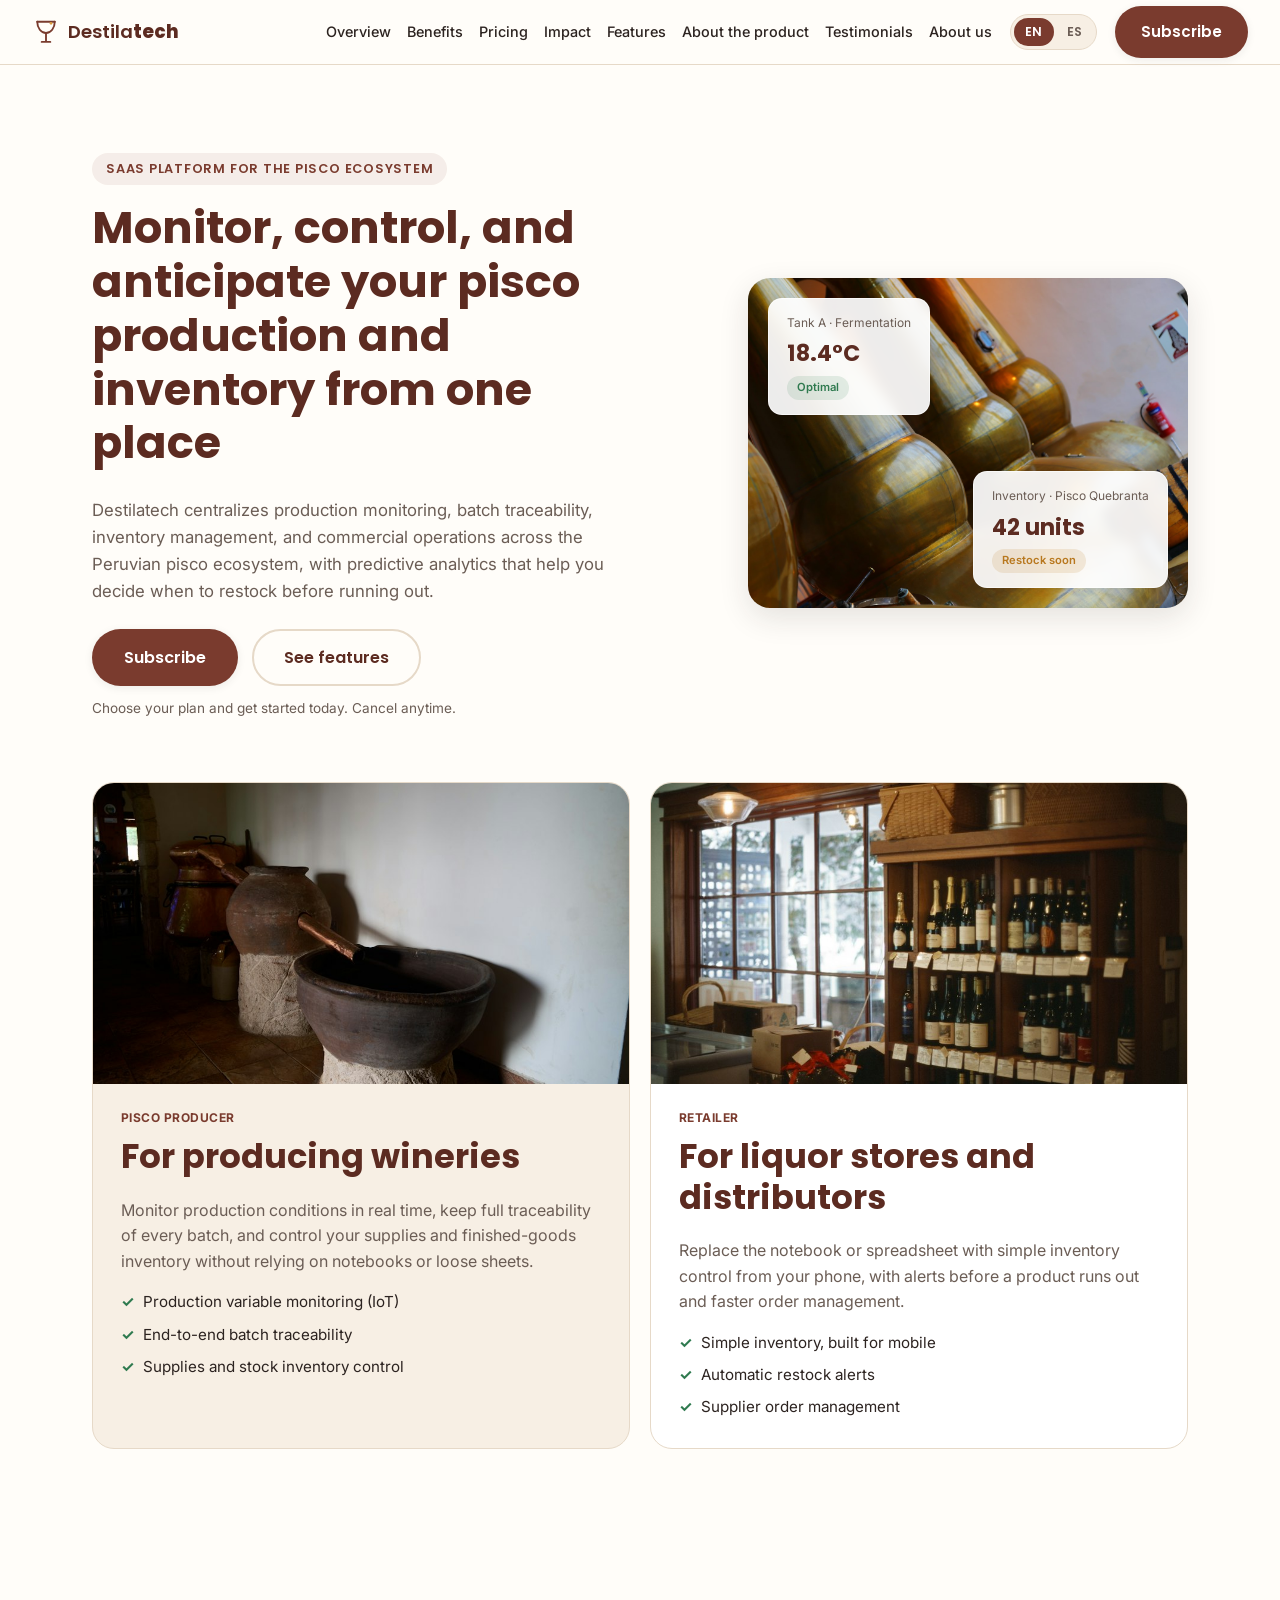
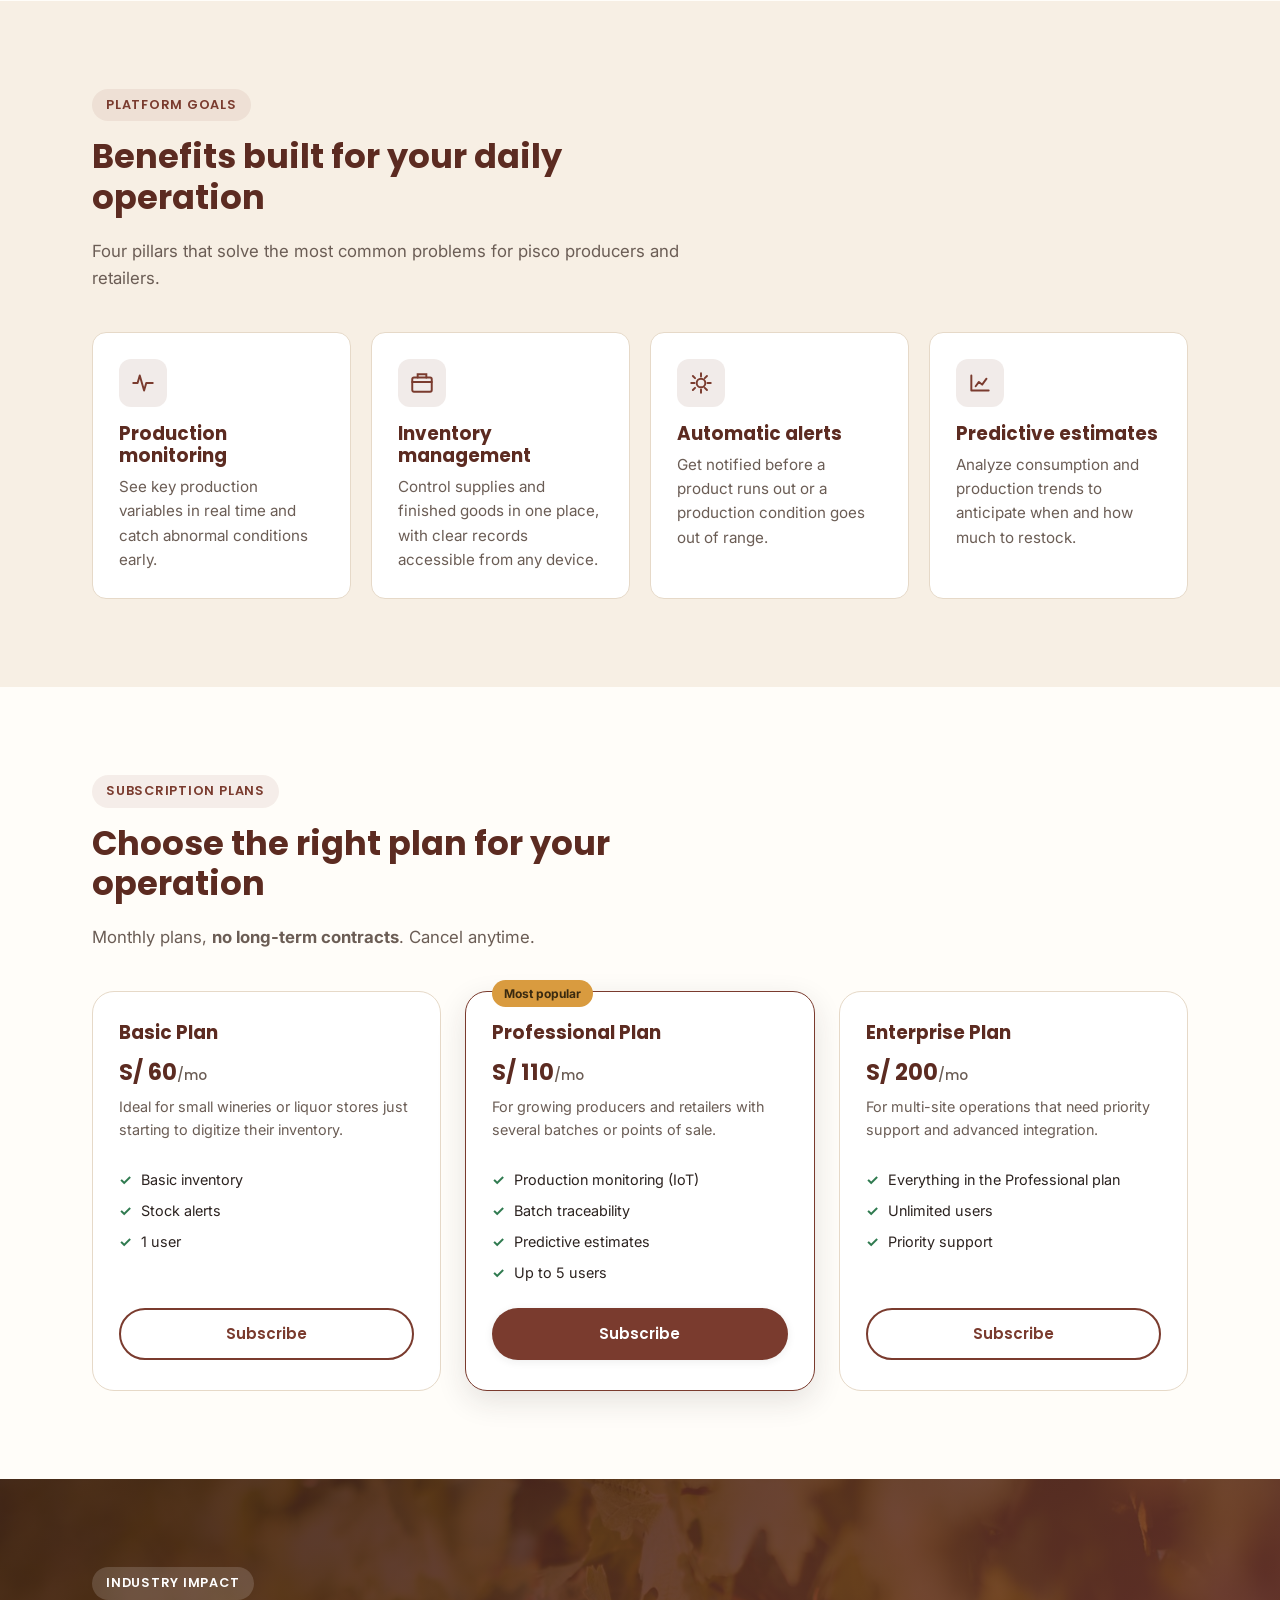
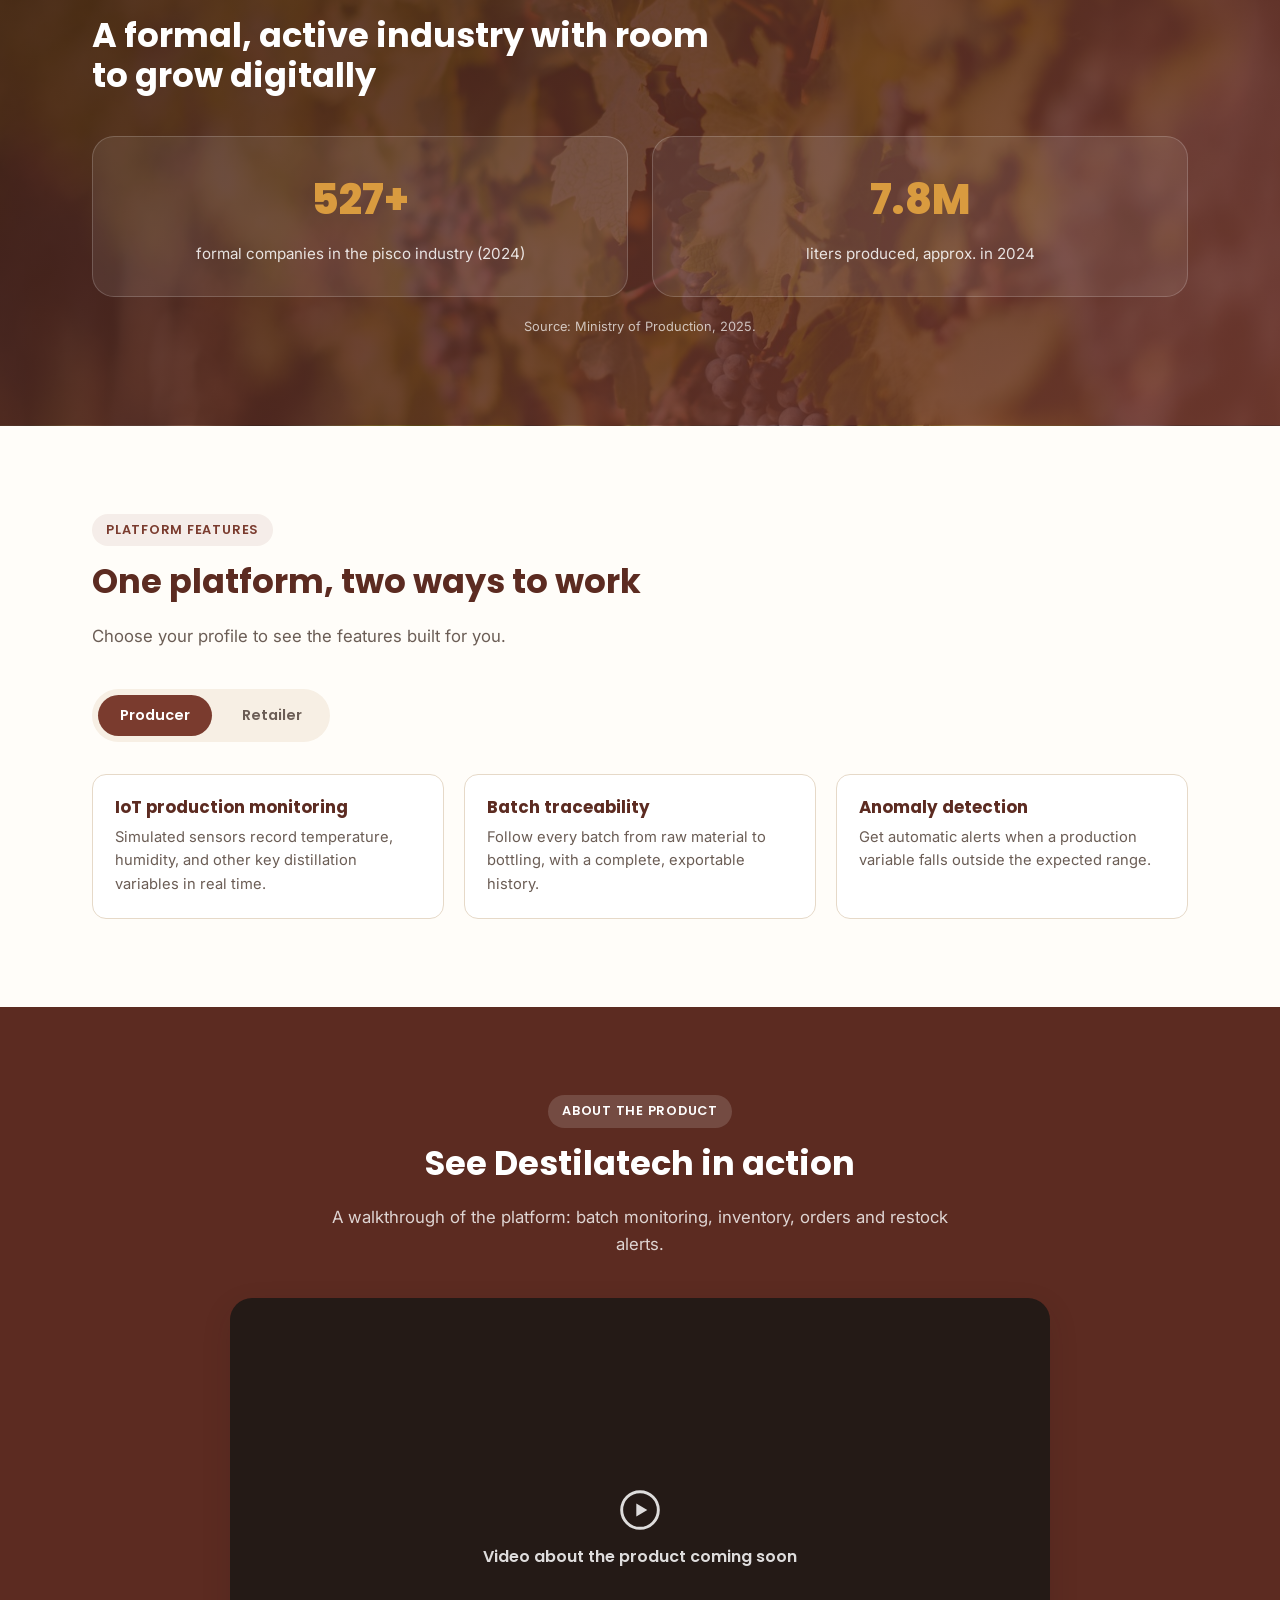
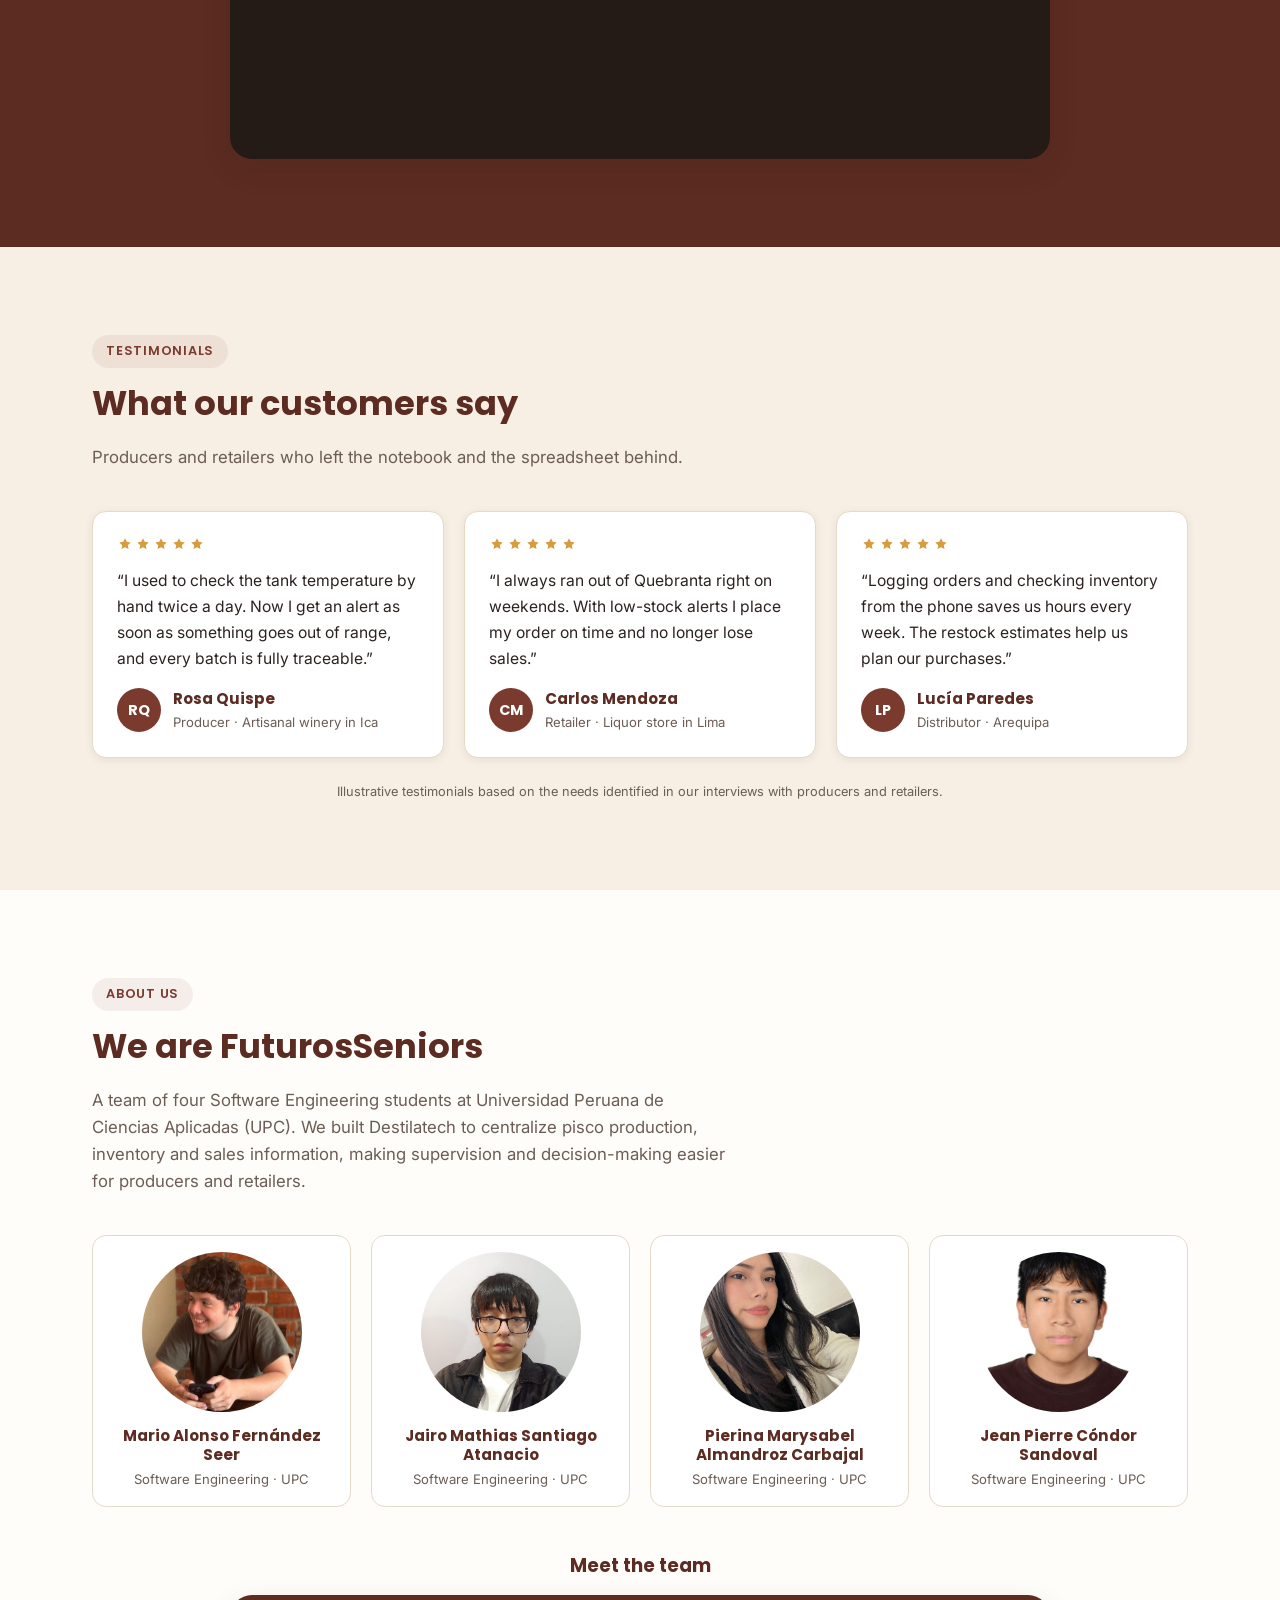
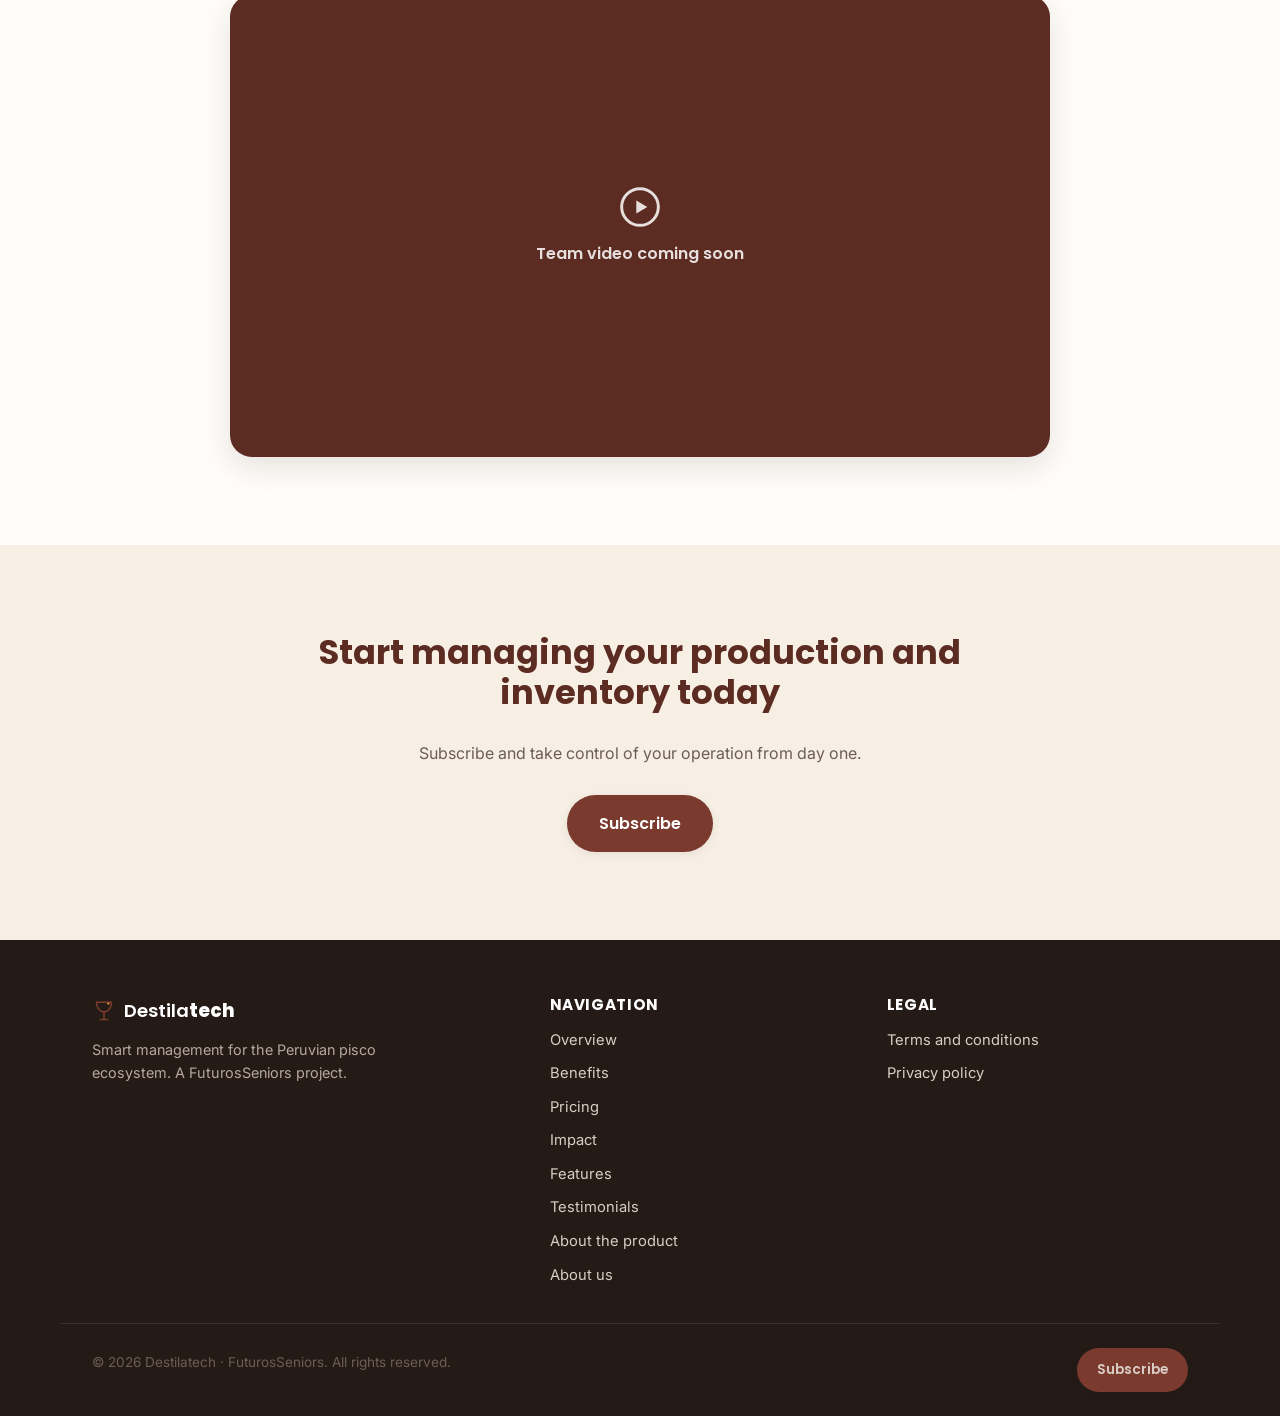
<file: index.html>
<!DOCTYPE html>
<html lang="en">
<head>
  <meta charset="UTF-8">
  <meta name="viewport" content="width=device-width, initial-scale=1.0">
  <title data-i18n="meta.title">Destilatech — Smart management for the pisco ecosystem</title>
  <meta name="description" data-i18n-attrs='{"content":"meta.description"}' content="Destilatech centraliza el monitoreo de producción, la gestión de inventario y las operaciones comerciales del ecosistema peruano del pisco, con análisis predictivo de reposición.">
  <link rel="preconnect" href="https://fonts.googleapis.com">
  <link rel="preconnect" href="https://fonts.gstatic.com" crossorigin>
  <link href="https://fonts.googleapis.com/css2?family=Poppins:wght@600;700;800&family=Inter:wght@400;500;600&display=swap" rel="stylesheet">
  <link rel="stylesheet" href="css/styles.css?v=9">
</head>
<body>

<header class="header" id="header">
  <div class="container header__inner">
    <a href="#header" class="logo" data-i18n-attrs='{"aria-label":"logo.ariaLabel"}' aria-label="Destilatech - inicio">
      <span class="logo__icon" aria-hidden="true">
        <svg viewBox="0 0 24 24" width="28" height="28" fill="none" xmlns="http://www.w3.org/2000/svg">
          <path d="M4.5 3.2h15" stroke="currentColor" stroke-width="1.6" stroke-linecap="round"/>
          <path d="M4.5 3.2c0 5.4 3.3 9.7 7.5 9.7s7.5-4.3 7.5-9.7" stroke="currentColor" stroke-width="1.6" stroke-linecap="round" stroke-linejoin="round"/>
          <path d="M12 12.9v6.6" stroke="currentColor" stroke-width="1.6" stroke-linecap="round"/>
          <path d="M8.3 20.5h7.4" stroke="currentColor" stroke-width="1.6" stroke-linecap="round"/>
          <circle cx="16.3" cy="4.6" r="1.15" style="fill: var(--color-accent)"/>
        </svg>
      </span>
      <span class="logo__text">Destila<strong>tech</strong></span>
    </a>

    <nav class="nav" id="nav">
      <ul class="nav__list">
        <li><a href="#descripcion" class="nav__link" data-i18n="nav.description">Overview</a></li>
        <li><a href="#objetivos" class="nav__link" data-i18n="nav.goals">Benefits</a></li>
        <li><a href="#precios" class="nav__link" data-i18n="nav.pricing">Pricing</a></li>
        <li><a href="#impacto" class="nav__link" data-i18n="nav.impact">Impact</a></li>
        <li><a href="#funcionalidades" class="nav__link" data-i18n="nav.features">Features</a></li>
        <li><a href="#video" class="nav__link" data-i18n="nav.productVideo">About the product</a></li>
        <li><a href="#testimonios" class="nav__link" data-i18n="nav.testimonials">Testimonials</a></li>
        <li><a href="#nosotros" class="nav__link" data-i18n="nav.about">About us</a></li>
      </ul>

      <div class="lang-switch" role="group" data-i18n-attrs='{"aria-label":"lang.switchLabel"}' aria-label="Selector de idioma">
        <button type="button" class="lang-switch__btn is-active" data-lang="en">EN</button>
        <button type="button" class="lang-switch__btn" data-lang="es">ES</button>
      </div>

      <a href="https://destilatech-webapp.web.app" class="btn btn--primary nav__cta" data-cta="header" data-i18n="cta.subscribe">Subscribe</a>
    </nav>

    <button class="hamburger" id="hamburger" data-i18n-attrs='{"aria-label":"nav.toggleLabel"}' aria-label="Abrir menú de navegación" aria-expanded="false" aria-controls="nav">
      <span></span><span></span><span></span>
    </button>
  </div>
</header>

<main>

  <section class="section hero" id="descripcion">
    <div class="container hero__inner">
      <div class="hero__content">
        <span class="eyebrow" data-i18n="hero.eyebrow">SaaS platform for the pisco ecosystem</span>
        <h1 data-i18n="hero.title">Monitor, control, and anticipate your pisco production and inventory from one place</h1>
        <p class="hero__lead" data-i18n="hero.lead">Destilatech centralizes production monitoring, batch traceability, inventory management, and commercial operations across the Peruvian pisco ecosystem, with predictive analytics that help you decide when to restock before running out.</p>
        <div class="hero__actions">
          <a href="https://destilatech-webapp.web.app" class="btn btn--primary btn--lg" data-cta="hero" data-i18n="cta.subscribe">Subscribe</a>
          <a href="#funcionalidades" class="btn btn--ghost btn--lg" data-i18n="hero.ctaSecondary">See features</a>
        </div>
        <p class="hero__note" data-i18n="hero.note">Choose your plan and get started today. Cancel anytime.</p>
      </div>
      <div class="hero__visual">
        <img class="hero__photo" src="assets/img/hero-alambiques-v2.jpg" data-i18n-attrs='{"alt":"hero.photoAlt"}' alt="Alambiques de cobre en una destilería de pisco" width="1600" height="1066" loading="eager">
        <div class="hero__card hero__card--1" aria-hidden="true">
          <span class="hero__card-label" data-i18n="hero.card1.label">Tank A · Fermentation</span>
          <span class="hero__card-value">18.4°C</span>
          <span class="hero__card-status hero__card-status--ok" data-i18n="hero.card1.status">Optimal</span>
        </div>
        <div class="hero__card hero__card--2" aria-hidden="true">
          <span class="hero__card-label" data-i18n="hero.card2.label">Inventory · Pisco Quebranta</span>
          <span class="hero__card-value" data-i18n="hero.card2.value">42 units</span>
          <span class="hero__card-status hero__card-status--warn" data-i18n="hero.card2.status">Restock soon</span>
        </div>
      </div>
    </div>

    <div class="segments container" id="segmentos">
      <div class="segment-card">
        <div class="segment-card__media">
          <img src="assets/img/segmento-productor-v2.jpg" data-i18n-attrs='{"alt":"segProd.imgAlt"}' alt="Alambique de cobre usado en la producción artesanal de pisco" width="900" height="600" loading="lazy" style="object-position: 15% 50%;">
        </div>
        <span class="segment-card__tag" data-i18n="segProd.tag">Pisco producer</span>
        <h2 data-i18n="segProd.title">For producing wineries</h2>
        <p data-i18n="segProd.desc">Monitor production conditions in real time, keep full traceability of every batch, and control your supplies and finished-goods inventory without relying on notebooks or loose sheets.</p>
        <ul class="segment-card__list">
          <li data-i18n="segProd.li1">Production variable monitoring (IoT)</li>
          <li data-i18n="segProd.li2">End-to-end batch traceability</li>
          <li data-i18n="segProd.li3">Supplies and stock inventory control</li>
        </ul>
      </div>
      <div class="segment-card segment-card--alt">
        <div class="segment-card__media">
          <img src="assets/img/segmento-comercializador.jpg" data-i18n-attrs='{"alt":"segCom.imgAlt"}' alt="Estante de licorería con botellas de licor exhibidas" width="900" height="600" loading="lazy">
        </div>
        <span class="segment-card__tag" data-i18n="segCom.tag">Retailer</span>
        <h2 data-i18n="segCom.title">For liquor stores and distributors</h2>
        <p data-i18n="segCom.desc">Replace the notebook or spreadsheet with simple inventory control from your phone, with alerts before a product runs out and faster order management.</p>
        <ul class="segment-card__list">
          <li data-i18n="segCom.li1">Simple inventory, built for mobile</li>
          <li data-i18n="segCom.li2">Automatic restock alerts</li>
          <li data-i18n="segCom.li3">Supplier order management</li>
        </ul>
      </div>
    </div>
  </section>

  <section class="section goals" id="objetivos">
    <div class="container">
      <div class="section__head">
        <span class="eyebrow" data-i18n="goals.eyebrow">Platform goals</span>
        <h2 data-i18n="goals.title">Benefits built for your daily operation</h2>
        <p class="section__lead" data-i18n="goals.lead">Four pillars that solve the most common problems for pisco producers and retailers.</p>
      </div>

      <div class="goals__grid">
        <article class="goal-card">
          <div class="goal-card__icon" aria-hidden="true">
            <svg viewBox="0 0 24 24" width="26" height="26" fill="none"><path d="M3 12h4l2-7 4 14 2-7h6" stroke="currentColor" stroke-width="1.8" stroke-linecap="round" stroke-linejoin="round"/></svg>
          </div>
          <h3 data-i18n="goals.c1.title">Production monitoring</h3>
          <p data-i18n="goals.c1.desc">See key production variables in real time and catch abnormal conditions early.</p>
        </article>

        <article class="goal-card">
          <div class="goal-card__icon" aria-hidden="true">
            <svg viewBox="0 0 24 24" width="26" height="26" fill="none"><rect x="3" y="7" width="18" height="13" rx="1.5" stroke="currentColor" stroke-width="1.8"/><path d="M3 11h18M8 7V4h8v3" stroke="currentColor" stroke-width="1.8" stroke-linecap="round"/></svg>
          </div>
          <h3 data-i18n="goals.c2.title">Inventory management</h3>
          <p data-i18n="goals.c2.desc">Control supplies and finished goods in one place, with clear records accessible from any device.</p>
        </article>

        <article class="goal-card">
          <div class="goal-card__icon" aria-hidden="true">
            <svg viewBox="0 0 24 24" width="26" height="26" fill="none"><path d="M12 3v3m0 12v3m9-9h-3M6 12H3m14.5-6.5-2 2m-9 9-2 2m0-13 2 2m9 9 2 2" stroke="currentColor" stroke-width="1.8" stroke-linecap="round"/><circle cx="12" cy="12" r="4" stroke="currentColor" stroke-width="1.8"/></svg>
          </div>
          <h3 data-i18n="goals.c3.title">Automatic alerts</h3>
          <p data-i18n="goals.c3.desc">Get notified before a product runs out or a production condition goes out of range.</p>
        </article>

        <article class="goal-card">
          <div class="goal-card__icon" aria-hidden="true">
            <svg viewBox="0 0 24 24" width="26" height="26" fill="none"><path d="M4 19V5m0 14h16M8 15l3-4 3 2.5L18 8" stroke="currentColor" stroke-width="1.8" stroke-linecap="round" stroke-linejoin="round"/></svg>
          </div>
          <h3 data-i18n="goals.c4.title">Predictive estimates</h3>
          <p data-i18n="goals.c4.desc">Analyze consumption and production trends to anticipate when and how much to restock.</p>
        </article>
      </div>
    </div>
  </section>

  <section class="section pricing" id="precios">
    <div class="container">
      <div class="section__head">
        <span class="eyebrow" data-i18n="pricing.eyebrow">Subscription plans</span>
        <h2 data-i18n="pricing.title">Choose the right plan for your operation</h2>
        <p class="section__lead" data-i18n="pricing.lead">Monthly plans, <strong>no long-term contracts</strong>. Cancel anytime.</p>
      </div>

      <div class="pricing__grid">
        <article class="price-card">
          <h3 data-i18n="pricing.basic.title">Basic Plan</h3>
          <p class="price-card__price" data-i18n="pricing.basic.price">S/ 60<span>/mo</span></p>
          <p class="price-card__desc" data-i18n="pricing.basic.desc">Ideal for small wineries or liquor stores just starting to digitize their inventory.</p>
          <ul class="price-card__list">
            <li data-i18n="pricing.basic.li1">Basic inventory</li>
            <li data-i18n="pricing.basic.li2">Stock alerts</li>
            <li data-i18n="pricing.basic.li3">1 user</li>
          </ul>
          <a href="https://destilatech-webapp.web.app/billing/plans?plan=basic" class="btn btn--outline" data-cta="pricing-basico" data-i18n="cta.subscribe">Subscribe</a>
        </article>

        <article class="price-card price-card--featured">
          <span class="price-card__badge" data-i18n="pricing.pro.badge">Most popular</span>
          <h3 data-i18n="pricing.pro.title">Professional Plan</h3>
          <p class="price-card__price" data-i18n="pricing.pro.price">S/ 110<span>/mo</span></p>
          <p class="price-card__desc" data-i18n="pricing.pro.desc">For growing producers and retailers with several batches or points of sale.</p>
          <ul class="price-card__list">
            <li data-i18n="pricing.pro.li1">Production monitoring (IoT)</li>
            <li data-i18n="pricing.pro.li2">Batch traceability</li>
            <li data-i18n="pricing.pro.li3">Predictive estimates</li>
            <li data-i18n="pricing.pro.li4">Up to 5 users</li>
          </ul>
          <a href="https://destilatech-webapp.web.app/billing/plans?plan=professional" class="btn btn--primary" data-cta="pricing-profesional" data-i18n="cta.subscribe">Subscribe</a>
        </article>

        <article class="price-card">
          <h3 data-i18n="pricing.ent.title">Enterprise Plan</h3>
          <p class="price-card__price" data-i18n="pricing.ent.price">S/ 200<span>/mo</span></p>
          <p class="price-card__desc" data-i18n="pricing.ent.desc">For multi-site operations that need priority support and advanced integration.</p>
          <ul class="price-card__list">
            <li data-i18n="pricing.ent.li1">Everything in the Professional plan</li>
            <li data-i18n="pricing.ent.li2">Unlimited users</li>
            <li data-i18n="pricing.ent.li3">Priority support</li>
          </ul>
          <a href="https://destilatech-webapp.web.app/billing/plans?plan=enterprise" class="btn btn--outline" data-cta="pricing-empresarial" data-i18n="cta.subscribe">Subscribe</a>
        </article>
      </div>
    </div>
  </section>

  <section class="section impact impact--photo" id="impacto">
    <div class="container">
      <div class="section__head section__head--light">
        <span class="eyebrow eyebrow--light" data-i18n="impact.eyebrow">Industry impact</span>
        <h2 data-i18n="impact.title">A formal, active industry with room to grow digitally</h2>
      </div>

      <div class="impact__grid">
        <div class="impact-stat">
          <span class="impact-stat__number">527+</span>
          <span class="impact-stat__label" data-i18n="impact.stat1.label">formal companies in the pisco industry (2024)</span>
        </div>
        <div class="impact-stat">
          <span class="impact-stat__number">7.8M</span>
          <span class="impact-stat__label" data-i18n="impact.stat2.label">liters produced, approx. in 2024</span>
        </div>
      </div>

      <p class="impact__source" data-i18n="impact.source">Source: Ministry of Production, 2025.</p>
    </div>
  </section>

  <section class="section features" id="funcionalidades">
    <div class="container">
      <div class="section__head">
        <span class="eyebrow" data-i18n="features.eyebrow">Platform features</span>
        <h2 data-i18n="features.title">One platform, two ways to work</h2>
        <p class="section__lead" data-i18n="features.lead">Choose your profile to see the features built for you.</p>
      </div>

      <div class="tabs" id="tabs">
        <div class="tabs__buttons" role="tablist" data-i18n-attrs='{"aria-label":"features.tablistLabel"}' aria-label="Funcionalidades por perfil">
          <button class="tabs__btn is-active" role="tab" aria-selected="true" aria-controls="panel-productor" id="tab-productor" data-tab="productor" data-i18n="features.tabProductor">Producer</button>
          <button class="tabs__btn" role="tab" aria-selected="false" aria-controls="panel-comercializador" id="tab-comercializador" data-tab="comercializador" data-i18n="features.tabComercializador">Retailer</button>
        </div>

        <div class="tabs__panel is-active" id="panel-productor" role="tabpanel" aria-labelledby="tab-productor" data-panel="productor">
          <div class="feature-grid">
            <div class="feature-item">
              <h3 data-i18n="features.prod1.title">IoT production monitoring</h3>
              <p data-i18n="features.prod1.desc">Simulated sensors record temperature, humidity, and other key distillation variables in real time.</p>
            </div>
            <div class="feature-item">
              <h3 data-i18n="features.prod2.title">Batch traceability</h3>
              <p data-i18n="features.prod2.desc">Follow every batch from raw material to bottling, with a complete, exportable history.</p>
            </div>
            <div class="feature-item">
              <h3 data-i18n="features.prod3.title">Anomaly detection</h3>
              <p data-i18n="features.prod3.desc">Get automatic alerts when a production variable falls outside the expected range.</p>
            </div>
          </div>
        </div>

        <div class="tabs__panel" id="panel-comercializador" role="tabpanel" aria-labelledby="tab-comercializador" data-panel="comercializador" hidden>
          <div class="feature-grid">
            <div class="feature-item">
              <h3 data-i18n="features.com1.title">Simple mobile inventory</h3>
              <p data-i18n="features.com1.desc">Log stock in and out in seconds, no learning curve or complicated spreadsheets.</p>
            </div>
            <div class="feature-item">
              <h3 data-i18n="features.com2.title">Order management</h3>
              <p data-i18n="features.com2.desc">Organize supplier orders and track their status from a single panel.</p>
            </div>
            <div class="feature-item">
              <h3 data-i18n="features.com3.title">Stock alerts</h3>
              <p data-i18n="features.com3.desc">Get notified before a product runs out, so you don't lose sales to stockouts.</p>
            </div>
          </div>
        </div>
      </div>
    </div>
  </section>

  <section class="section product-video" id="video">
    <div class="container">
      <div class="section__head section__head--center section__head--light">
        <span class="eyebrow eyebrow--light" data-i18n="productVideo.eyebrow">About the product</span>
        <h2 data-i18n="productVideo.title">See Destilatech in action</h2>
        <p class="section__lead" data-i18n="productVideo.lead">A walkthrough of the platform: batch monitoring, inventory, orders and restock alerts.</p>
      </div>

      <!-- Paste the YouTube video ID in data-video-id (e.g. data-video-id="dQw4w9WgXcQ") when the video is recorded -->
      <div class="video-frame" id="product-video" data-video-id="" data-video-title="Destilatech - Video about the product">
        <div class="video-frame__placeholder">
          <svg viewBox="0 0 24 24" width="44" height="44" fill="none" aria-hidden="true"><circle cx="12" cy="12" r="10" stroke="currentColor" stroke-width="1.6"/><path d="M10 8.5v7l6-3.5-6-3.5Z" fill="currentColor"/></svg>
          <span data-i18n="productVideo.soon">Video about the product coming soon</span>
        </div>
      </div>
    </div>
  </section>

  <section class="section testimonials" id="testimonios">
    <div class="container">
      <div class="section__head">
        <span class="eyebrow" data-i18n="testimonials.eyebrow">Testimonials</span>
        <h2 data-i18n="testimonials.title">What our customers say</h2>
        <p class="section__lead" data-i18n="testimonials.lead">Producers and retailers who left the notebook and the spreadsheet behind.</p>
      </div>

      <div class="testimonials__grid">
        <figure class="testimonial-card">
          <div class="testimonial-card__rating" role="img" data-i18n-attrs='{"aria-label":"testimonials.ratingLabel"}' aria-label="Rating: 5 out of 5"><svg viewBox="0 0 24 24" width="16" height="16" aria-hidden="true"><path d="M12 3.5l2.6 5.3 5.9.9-4.3 4.1 1 5.8L12 16.9l-5.2 2.7 1-5.8-4.3-4.1 5.9-.9L12 3.5Z" fill="currentColor"/></svg><svg viewBox="0 0 24 24" width="16" height="16" aria-hidden="true"><path d="M12 3.5l2.6 5.3 5.9.9-4.3 4.1 1 5.8L12 16.9l-5.2 2.7 1-5.8-4.3-4.1 5.9-.9L12 3.5Z" fill="currentColor"/></svg><svg viewBox="0 0 24 24" width="16" height="16" aria-hidden="true"><path d="M12 3.5l2.6 5.3 5.9.9-4.3 4.1 1 5.8L12 16.9l-5.2 2.7 1-5.8-4.3-4.1 5.9-.9L12 3.5Z" fill="currentColor"/></svg><svg viewBox="0 0 24 24" width="16" height="16" aria-hidden="true"><path d="M12 3.5l2.6 5.3 5.9.9-4.3 4.1 1 5.8L12 16.9l-5.2 2.7 1-5.8-4.3-4.1 5.9-.9L12 3.5Z" fill="currentColor"/></svg><svg viewBox="0 0 24 24" width="16" height="16" aria-hidden="true"><path d="M12 3.5l2.6 5.3 5.9.9-4.3 4.1 1 5.8L12 16.9l-5.2 2.7 1-5.8-4.3-4.1 5.9-.9L12 3.5Z" fill="currentColor"/></svg></div>
          <blockquote class="testimonial-card__quote" data-i18n="testimonials.t1.quote">I used to check the tank temperature by hand twice a day. Now I get an alert as soon as something goes out of range, and every batch is fully traceable.</blockquote>
          <figcaption class="testimonial-card__author">
            <span class="testimonial-card__avatar" aria-hidden="true">RQ</span>
            <span>
              <strong>Rosa Quispe</strong>
              <span class="testimonial-card__role" data-i18n="testimonials.t1.role">Producer · Artisanal winery in Ica</span>
            </span>
          </figcaption>
        </figure>
        <figure class="testimonial-card">
          <div class="testimonial-card__rating" role="img" data-i18n-attrs='{"aria-label":"testimonials.ratingLabel"}' aria-label="Rating: 5 out of 5"><svg viewBox="0 0 24 24" width="16" height="16" aria-hidden="true"><path d="M12 3.5l2.6 5.3 5.9.9-4.3 4.1 1 5.8L12 16.9l-5.2 2.7 1-5.8-4.3-4.1 5.9-.9L12 3.5Z" fill="currentColor"/></svg><svg viewBox="0 0 24 24" width="16" height="16" aria-hidden="true"><path d="M12 3.5l2.6 5.3 5.9.9-4.3 4.1 1 5.8L12 16.9l-5.2 2.7 1-5.8-4.3-4.1 5.9-.9L12 3.5Z" fill="currentColor"/></svg><svg viewBox="0 0 24 24" width="16" height="16" aria-hidden="true"><path d="M12 3.5l2.6 5.3 5.9.9-4.3 4.1 1 5.8L12 16.9l-5.2 2.7 1-5.8-4.3-4.1 5.9-.9L12 3.5Z" fill="currentColor"/></svg><svg viewBox="0 0 24 24" width="16" height="16" aria-hidden="true"><path d="M12 3.5l2.6 5.3 5.9.9-4.3 4.1 1 5.8L12 16.9l-5.2 2.7 1-5.8-4.3-4.1 5.9-.9L12 3.5Z" fill="currentColor"/></svg><svg viewBox="0 0 24 24" width="16" height="16" aria-hidden="true"><path d="M12 3.5l2.6 5.3 5.9.9-4.3 4.1 1 5.8L12 16.9l-5.2 2.7 1-5.8-4.3-4.1 5.9-.9L12 3.5Z" fill="currentColor"/></svg></div>
          <blockquote class="testimonial-card__quote" data-i18n="testimonials.t2.quote">I always ran out of Quebranta right on weekends. With low-stock alerts I place my order on time and no longer lose sales.</blockquote>
          <figcaption class="testimonial-card__author">
            <span class="testimonial-card__avatar" aria-hidden="true">CM</span>
            <span>
              <strong>Carlos Mendoza</strong>
              <span class="testimonial-card__role" data-i18n="testimonials.t2.role">Retailer · Liquor store in Lima</span>
            </span>
          </figcaption>
        </figure>
        <figure class="testimonial-card">
          <div class="testimonial-card__rating" role="img" data-i18n-attrs='{"aria-label":"testimonials.ratingLabel"}' aria-label="Rating: 5 out of 5"><svg viewBox="0 0 24 24" width="16" height="16" aria-hidden="true"><path d="M12 3.5l2.6 5.3 5.9.9-4.3 4.1 1 5.8L12 16.9l-5.2 2.7 1-5.8-4.3-4.1 5.9-.9L12 3.5Z" fill="currentColor"/></svg><svg viewBox="0 0 24 24" width="16" height="16" aria-hidden="true"><path d="M12 3.5l2.6 5.3 5.9.9-4.3 4.1 1 5.8L12 16.9l-5.2 2.7 1-5.8-4.3-4.1 5.9-.9L12 3.5Z" fill="currentColor"/></svg><svg viewBox="0 0 24 24" width="16" height="16" aria-hidden="true"><path d="M12 3.5l2.6 5.3 5.9.9-4.3 4.1 1 5.8L12 16.9l-5.2 2.7 1-5.8-4.3-4.1 5.9-.9L12 3.5Z" fill="currentColor"/></svg><svg viewBox="0 0 24 24" width="16" height="16" aria-hidden="true"><path d="M12 3.5l2.6 5.3 5.9.9-4.3 4.1 1 5.8L12 16.9l-5.2 2.7 1-5.8-4.3-4.1 5.9-.9L12 3.5Z" fill="currentColor"/></svg><svg viewBox="0 0 24 24" width="16" height="16" aria-hidden="true"><path d="M12 3.5l2.6 5.3 5.9.9-4.3 4.1 1 5.8L12 16.9l-5.2 2.7 1-5.8-4.3-4.1 5.9-.9L12 3.5Z" fill="currentColor"/></svg></div>
          <blockquote class="testimonial-card__quote" data-i18n="testimonials.t3.quote">Logging orders and checking inventory from the phone saves us hours every week. The restock estimates help us plan our purchases.</blockquote>
          <figcaption class="testimonial-card__author">
            <span class="testimonial-card__avatar" aria-hidden="true">LP</span>
            <span>
              <strong>Lucía Paredes</strong>
              <span class="testimonial-card__role" data-i18n="testimonials.t3.role">Distributor · Arequipa</span>
            </span>
          </figcaption>
        </figure>
      </div>

      <p class="testimonials__note" data-i18n="testimonials.note">Illustrative testimonials based on the needs identified in our interviews with producers and retailers.</p>
    </div>
  </section>

  <section class="section about" id="nosotros">
    <div class="container">
      <div class="section__head">
        <span class="eyebrow" data-i18n="about.eyebrow">About us</span>
        <h2 data-i18n="about.title">We are FuturosSeniors</h2>
        <p class="section__lead" data-i18n="about.lead">A team of four Software Engineering students at Universidad Peruana de Ciencias Aplicadas (UPC). We built Destilatech to centralize pisco production, inventory and sales information, making supervision and decision-making easier for producers and retailers.</p>
      </div>

      <div class="team__grid">
        <figure class="team-card">
          <div class="team-card__photo" data-initials="MF">
            <img src="assets/img/team/mario-fernandez.png" alt="Mario Alonso Fernández Seer" width="400" height="400">
          </div>
          <figcaption>
            <strong class="team-card__name">Mario Alonso Fernández Seer</strong>
            <span class="team-card__role" data-i18n="about.role">Software Engineering · UPC</span>
          </figcaption>
        </figure>
        <figure class="team-card">
          <div class="team-card__photo" data-initials="JS">
            <img src="assets/img/team/jairo-santiago.png" alt="Jairo Mathias Santiago Atanacio" width="400" height="400">
          </div>
          <figcaption>
            <strong class="team-card__name">Jairo Mathias Santiago Atanacio</strong>
            <span class="team-card__role" data-i18n="about.role">Software Engineering · UPC</span>
          </figcaption>
        </figure>
        <figure class="team-card">
          <div class="team-card__photo" data-initials="PA">
            <img src="assets/img/team/pierina-almandroz.jpg" alt="Pierina Marysabel Almandroz Carbajal" width="400" height="400">
          </div>
          <figcaption>
            <strong class="team-card__name">Pierina Marysabel Almandroz Carbajal</strong>
            <span class="team-card__role" data-i18n="about.role">Software Engineering · UPC</span>
          </figcaption>
        </figure>
        <figure class="team-card">
          <div class="team-card__photo" data-initials="JC">
            <img src="assets/img/team/jean-pierre.jpeg" alt="Jean Pierre Cóndor Sandoval" width="400" height="400">
          </div>
          <figcaption>
            <strong class="team-card__name">Jean Pierre Cóndor Sandoval</strong>
            <span class="team-card__role" data-i18n="about.role">Software Engineering · UPC</span>
          </figcaption>
        </figure>
      </div>

      <div class="about__video">
        <h3 data-i18n="about.videoTitle">Meet the team</h3>
        <!-- Paste the YouTube video ID in data-video-id (e.g. data-video-id="dQw4w9WgXcQ") when the video is recorded -->
        <div class="video-frame" id="team-video" data-video-id="" data-video-title="Destilatech - FuturosSeniors team">
          <div class="video-frame__placeholder">
            <svg viewBox="0 0 24 24" width="44" height="44" fill="none" aria-hidden="true"><circle cx="12" cy="12" r="10" stroke="currentColor" stroke-width="1.6"/><path d="M10 8.5v7l6-3.5-6-3.5Z" fill="currentColor"/></svg>
            <span data-i18n="about.videoSoon">Team video coming soon</span>
          </div>
        </div>
      </div>
    </div>
  </section>

  <section class="section cta-final">
    <div class="container cta-final__inner">
      <h2 data-i18n="ctaFinal.title">Start managing your production and inventory today</h2>
      <p data-i18n="ctaFinal.desc">Subscribe and take control of your operation from day one.</p>
      <a href="https://destilatech-webapp.web.app" class="btn btn--primary btn--lg" data-cta="cta-final" data-i18n="cta.subscribe">Subscribe</a>
    </div>
  </section>

</main>

<footer class="footer">
  <div class="container footer__inner">
    <div class="footer__brand">
      <a href="#header" class="logo logo--footer" data-i18n-attrs='{"aria-label":"logo.ariaLabel"}' aria-label="Destilatech - inicio">
        <span class="logo__icon" aria-hidden="true">
          <svg viewBox="0 0 24 24" width="24" height="24" fill="none" xmlns="http://www.w3.org/2000/svg">
            <path d="M4.5 3.2h15" stroke="currentColor" stroke-width="1.6" stroke-linecap="round"/>
            <path d="M4.5 3.2c0 5.4 3.3 9.7 7.5 9.7s7.5-4.3 7.5-9.7" stroke="currentColor" stroke-width="1.6" stroke-linecap="round" stroke-linejoin="round"/>
            <path d="M12 12.9v6.6" stroke="currentColor" stroke-width="1.6" stroke-linecap="round"/>
            <path d="M8.3 20.5h7.4" stroke="currentColor" stroke-width="1.6" stroke-linecap="round"/>
            <circle cx="16.3" cy="4.6" r="1.15" style="fill: var(--color-accent)"/>
          </svg>
        </span>
        <span class="logo__text">Destila<strong>tech</strong></span>
      </a>
      <p data-i18n="footer.brandDesc">Smart management for the Peruvian pisco ecosystem. A FuturosSeniors project.</p>
    </div>

    <div class="footer__col">
      <h3 data-i18n="footer.navTitle">Navigation</h3>
      <ul>
        <li><a href="#descripcion" data-i18n="nav.description">Overview</a></li>
        <li><a href="#objetivos" data-i18n="nav.goals">Benefits</a></li>
        <li><a href="#precios" data-i18n="nav.pricing">Pricing</a></li>
        <li><a href="#impacto" data-i18n="nav.impact">Impact</a></li>
        <li><a href="#funcionalidades" data-i18n="nav.features">Features</a></li>
        <li><a href="#testimonios" data-i18n="nav.testimonials">Testimonials</a></li>
        <li><a href="#video" data-i18n="nav.productVideo">About the product</a></li>
        <li><a href="#nosotros" data-i18n="nav.about">About us</a></li>
      </ul>
    </div>

    <div class="footer__col">
      <h3 data-i18n="footer.legalTitle">Legal</h3>
      <ul>
        <li><a href="terms.html" data-i18n="footer.termsLink">Terms and conditions</a></li>
        <li><a href="privacy.html" data-i18n="footer.privacyLink">Privacy policy</a></li>
      </ul>
    </div>

  </div>

  <div class="footer__bottom container">
    <p>&copy; <span id="year"></span> <span data-i18n="footer.copyright">Destilatech · FuturosSeniors. All rights reserved.</span></p>
    <a href="https://destilatech-webapp.web.app" class="btn btn--primary btn--sm" data-cta="footer" data-i18n="cta.subscribe">Subscribe</a>
  </div>
</footer>

<script src="js/i18n.js"></script>
<script src="js/script.js"></script>
</body>
</html>
</file>
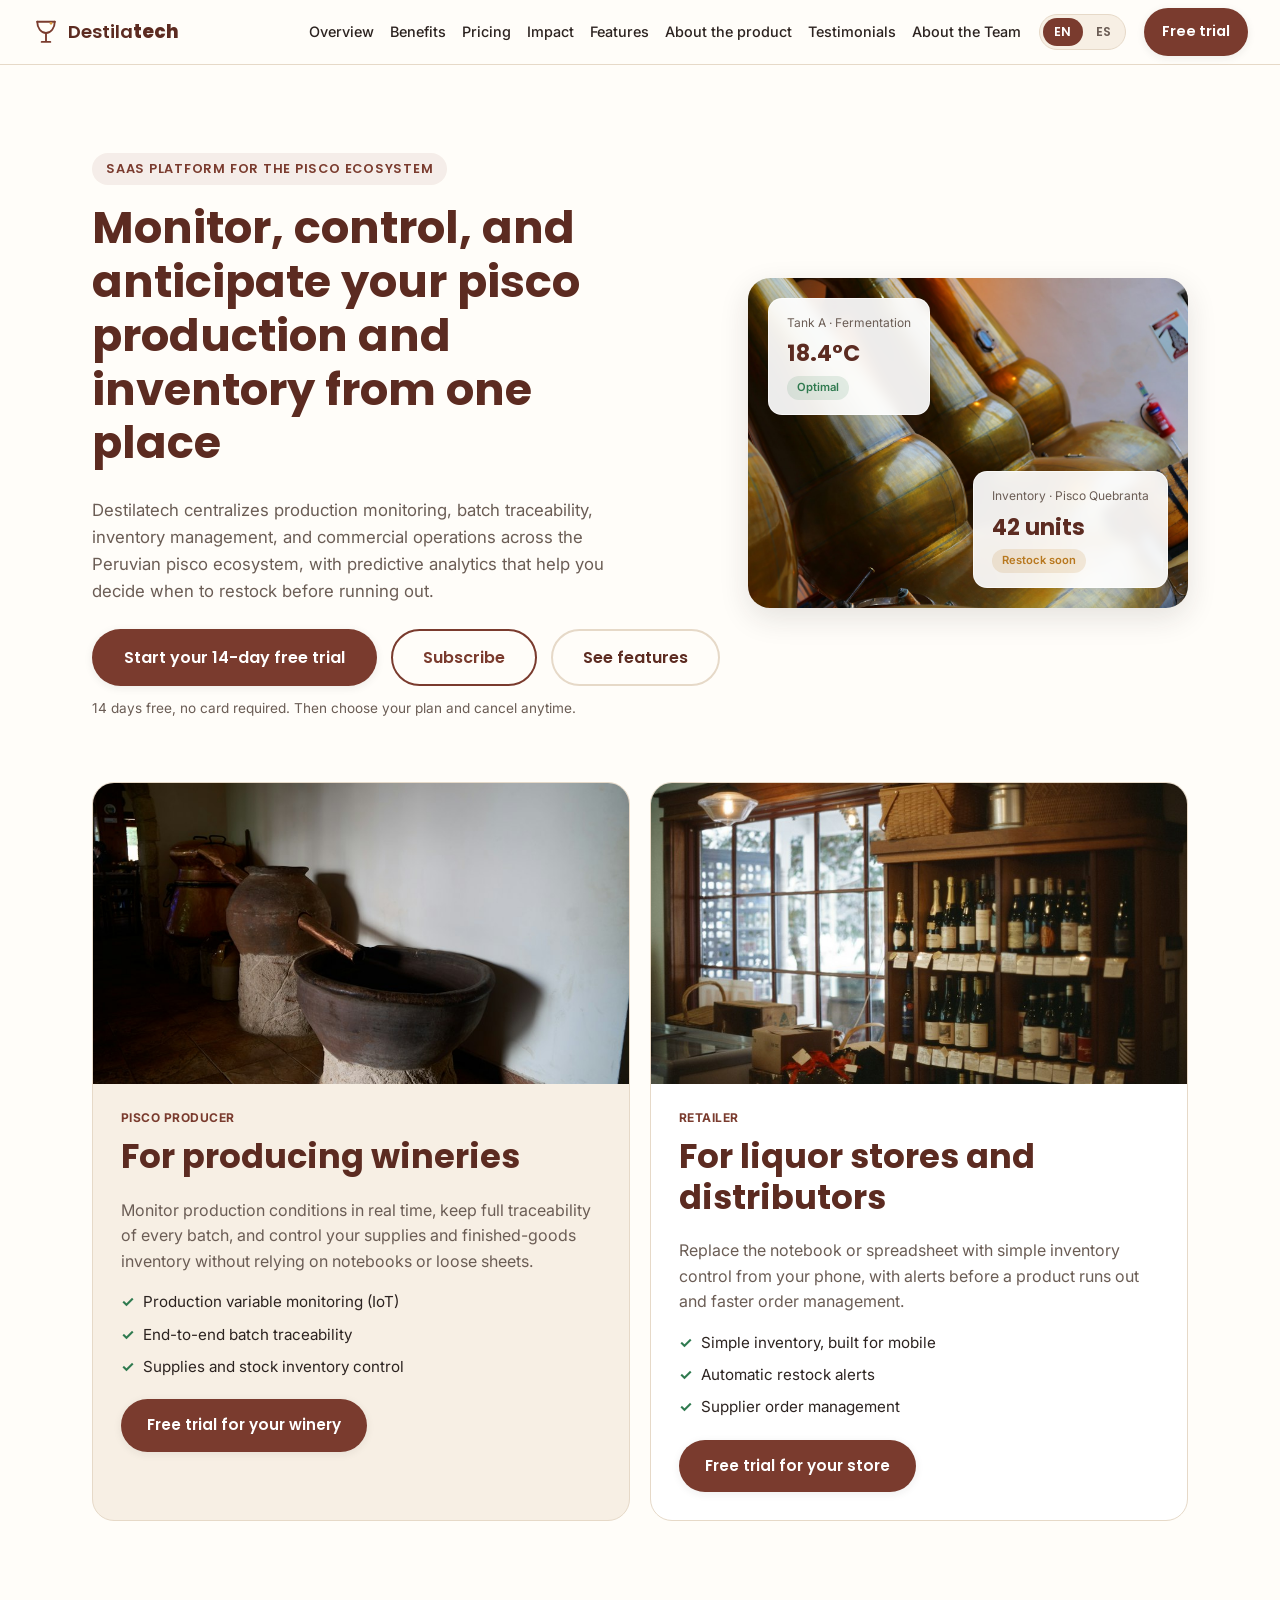
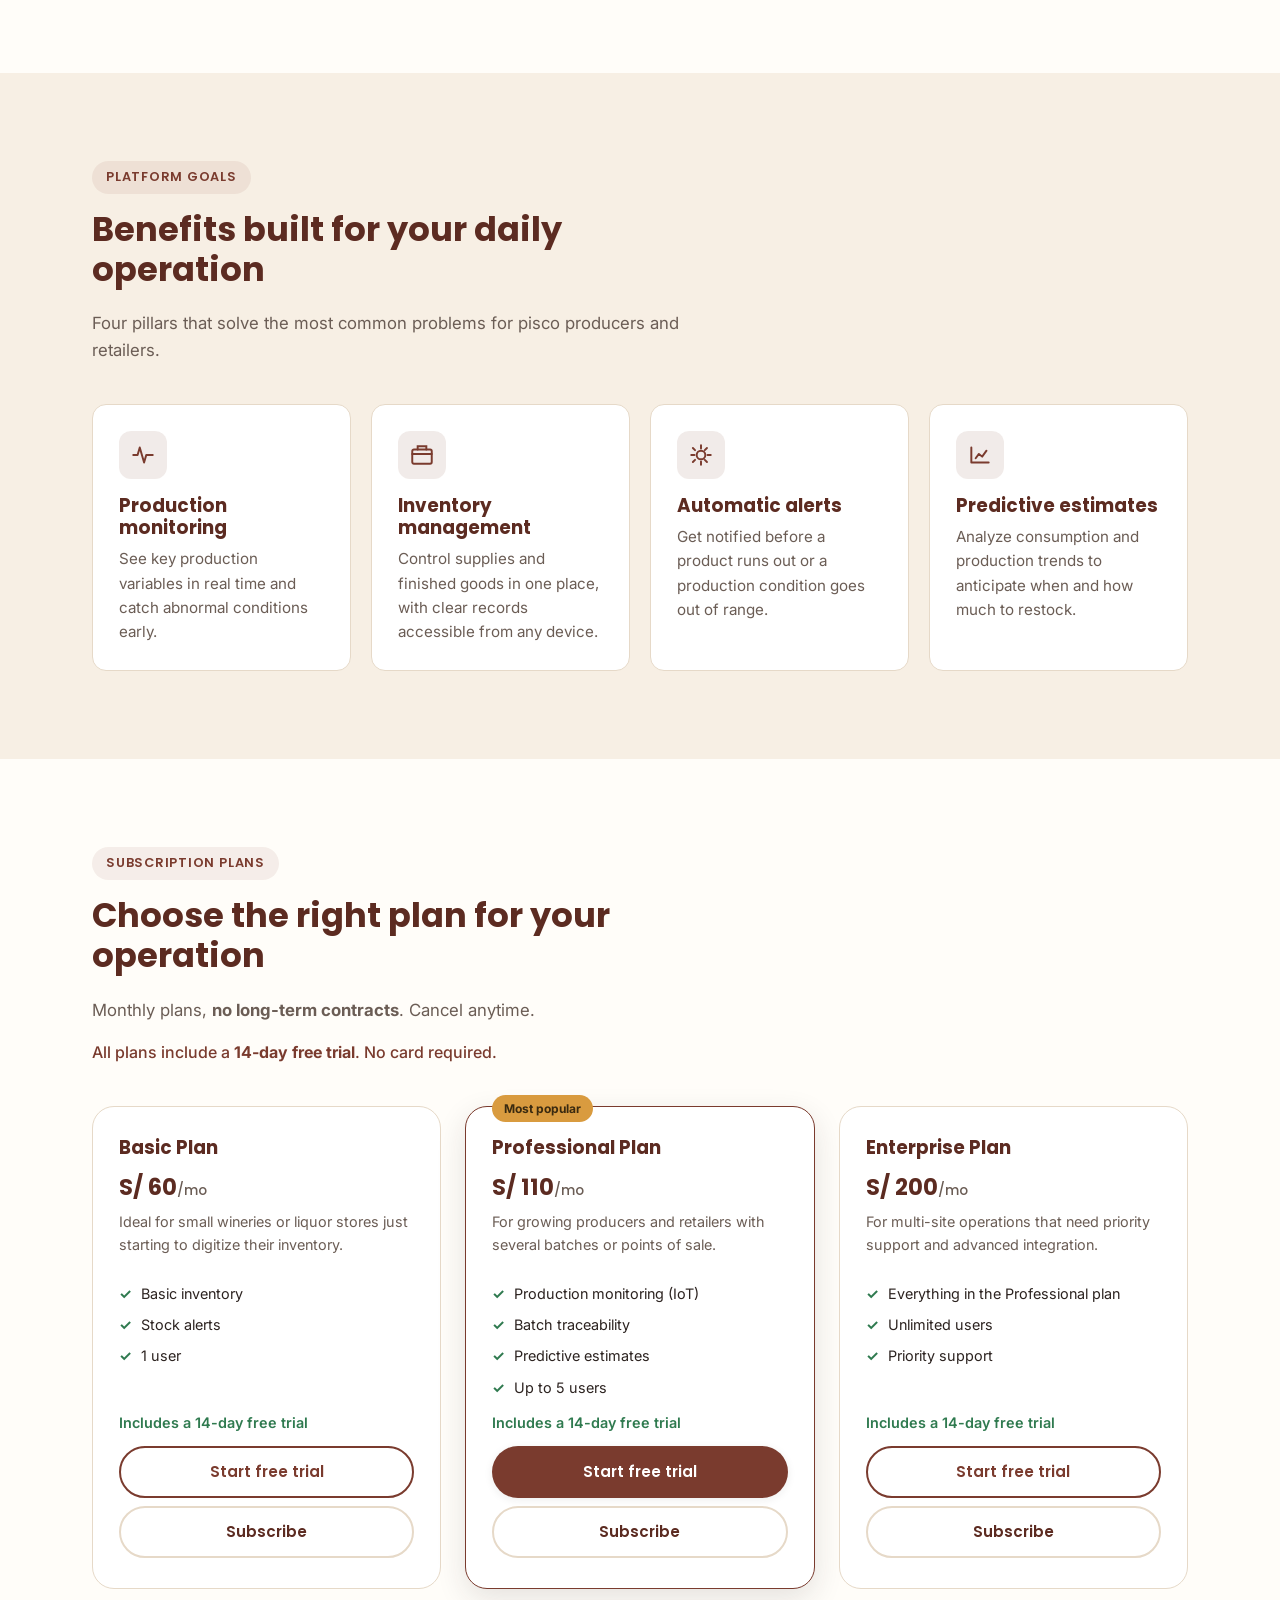
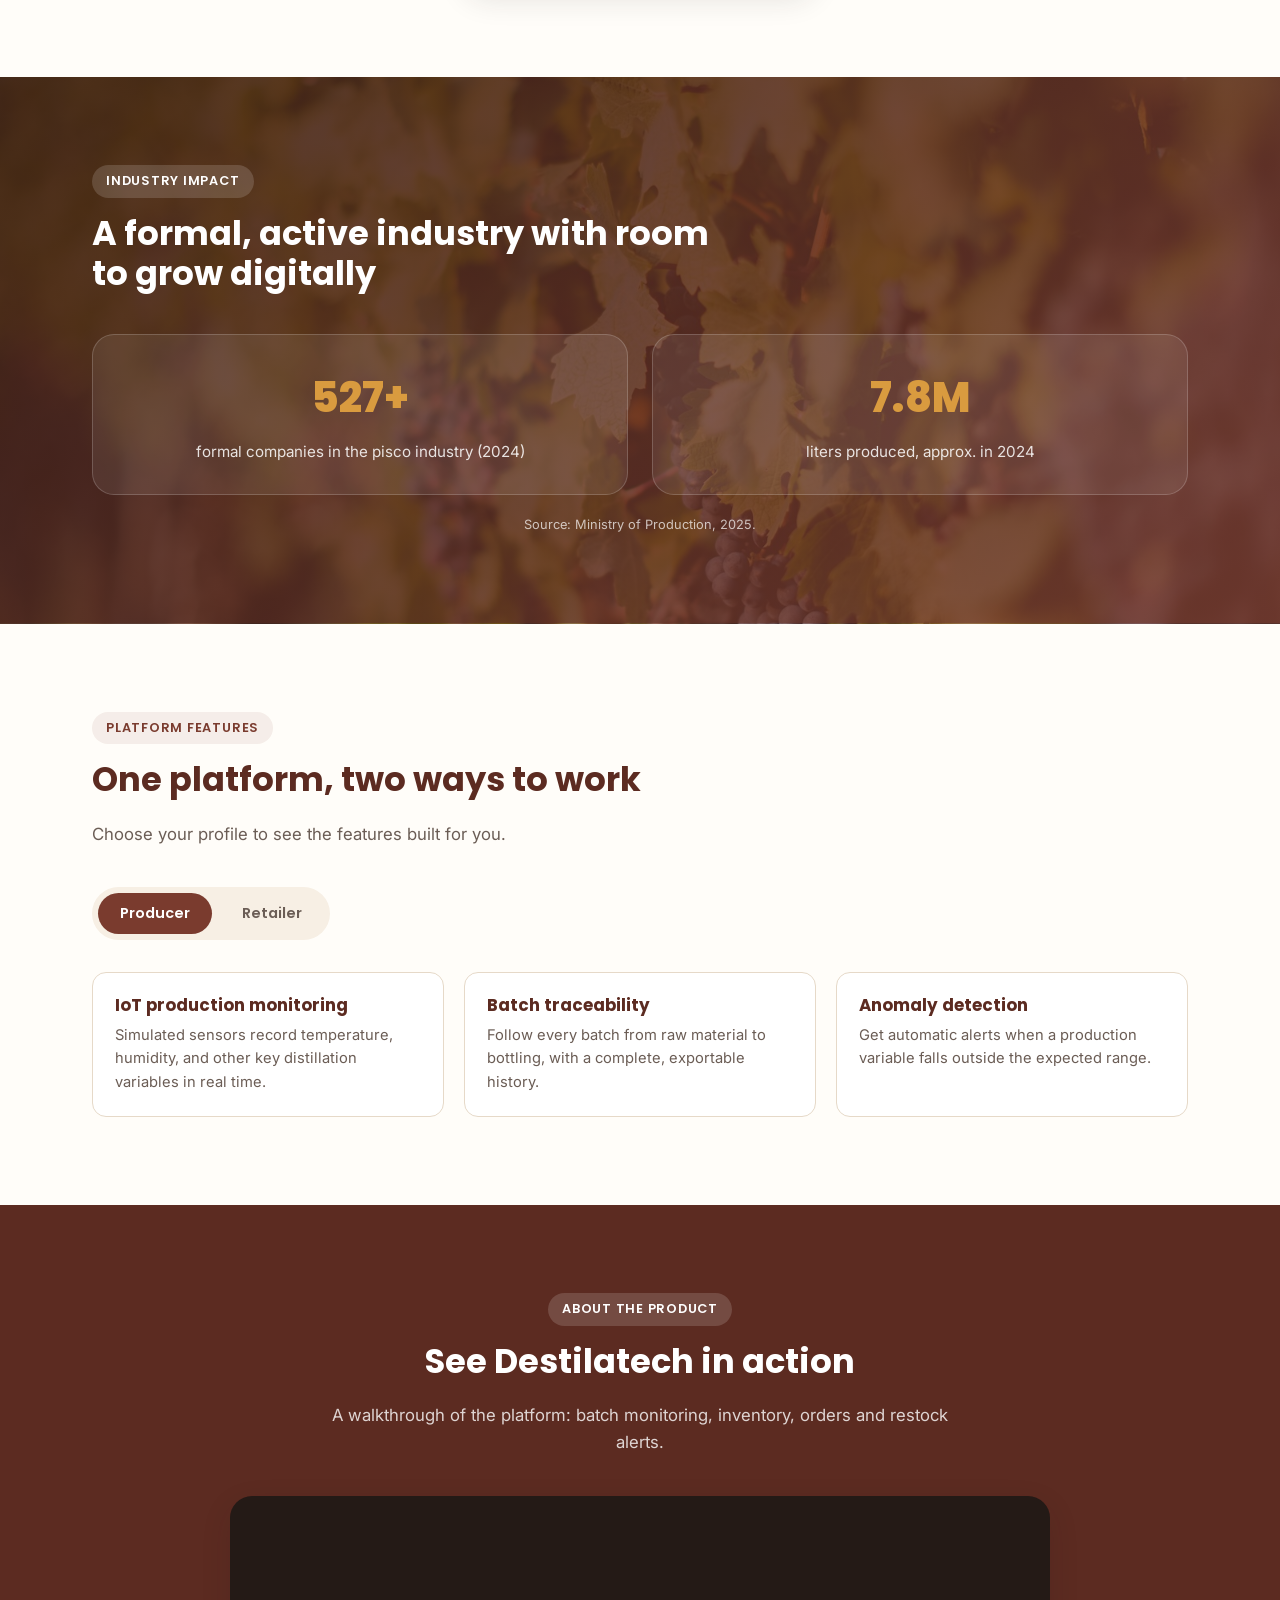
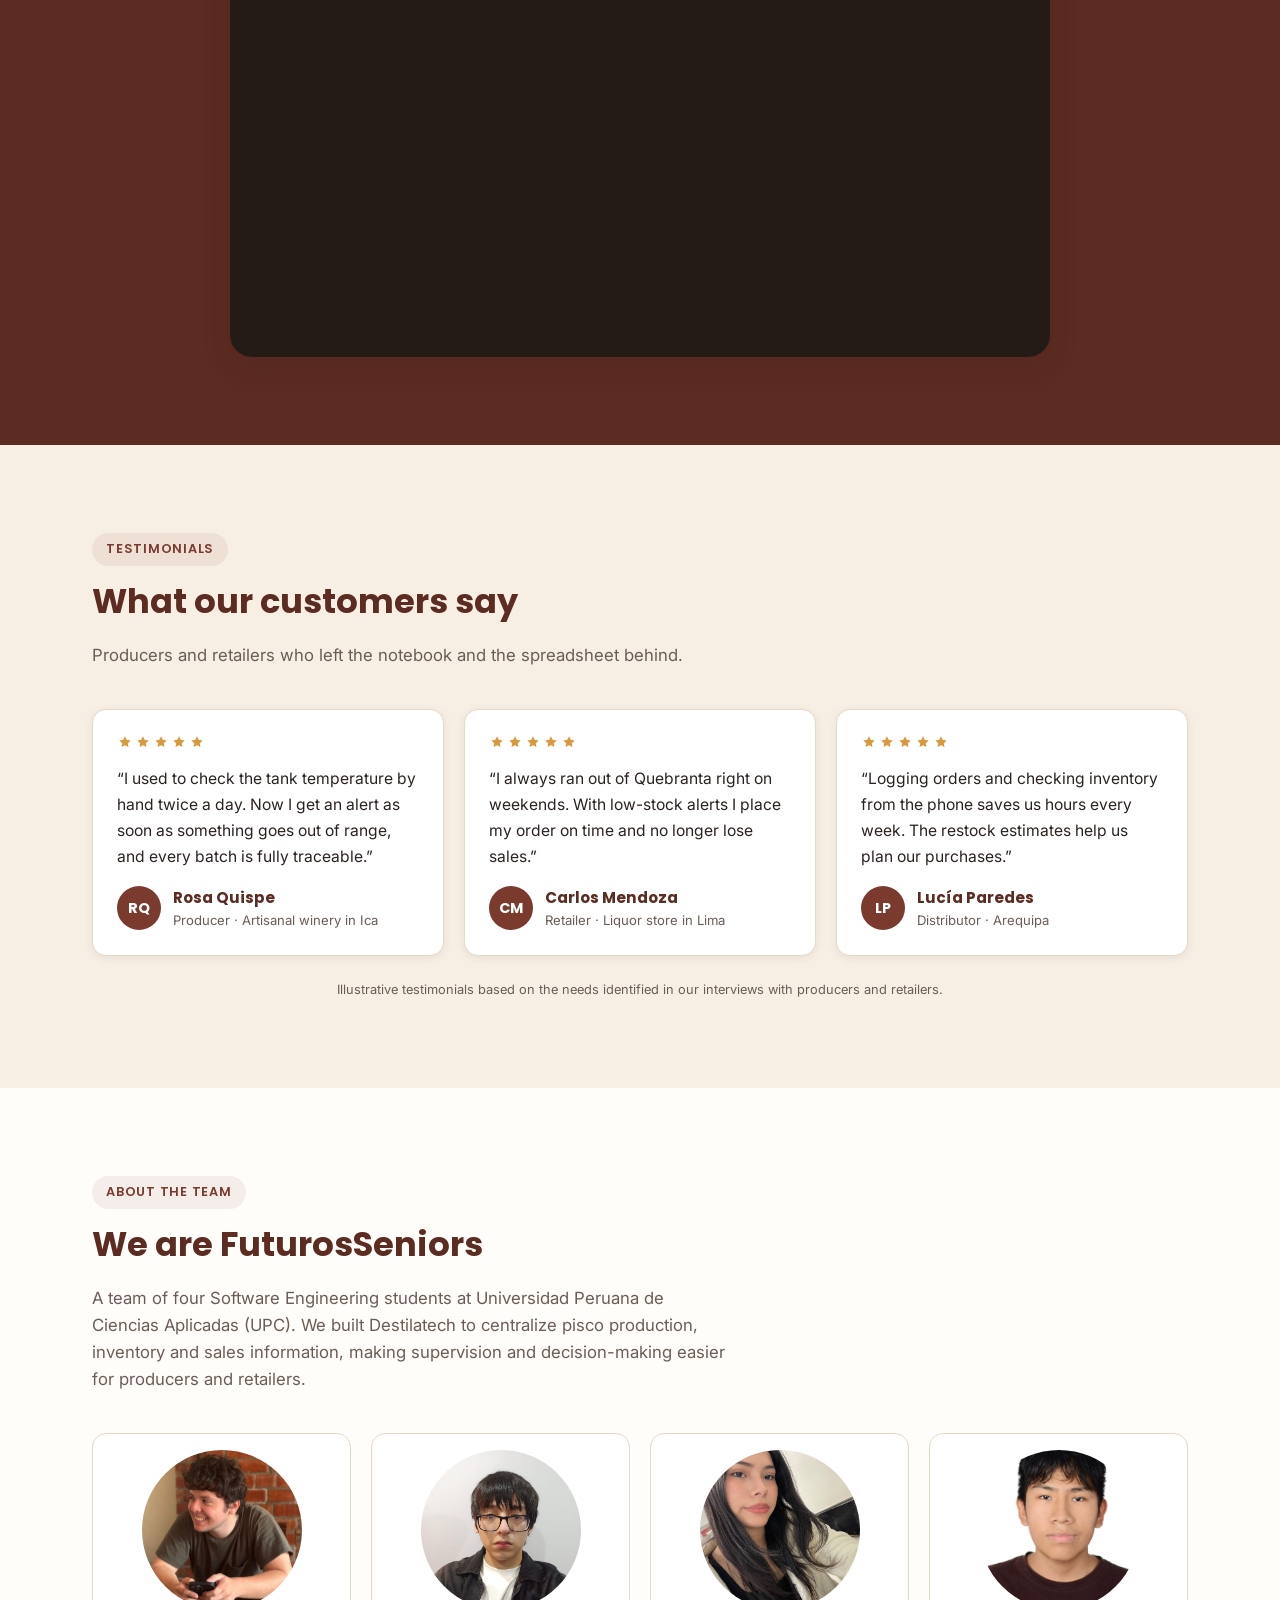
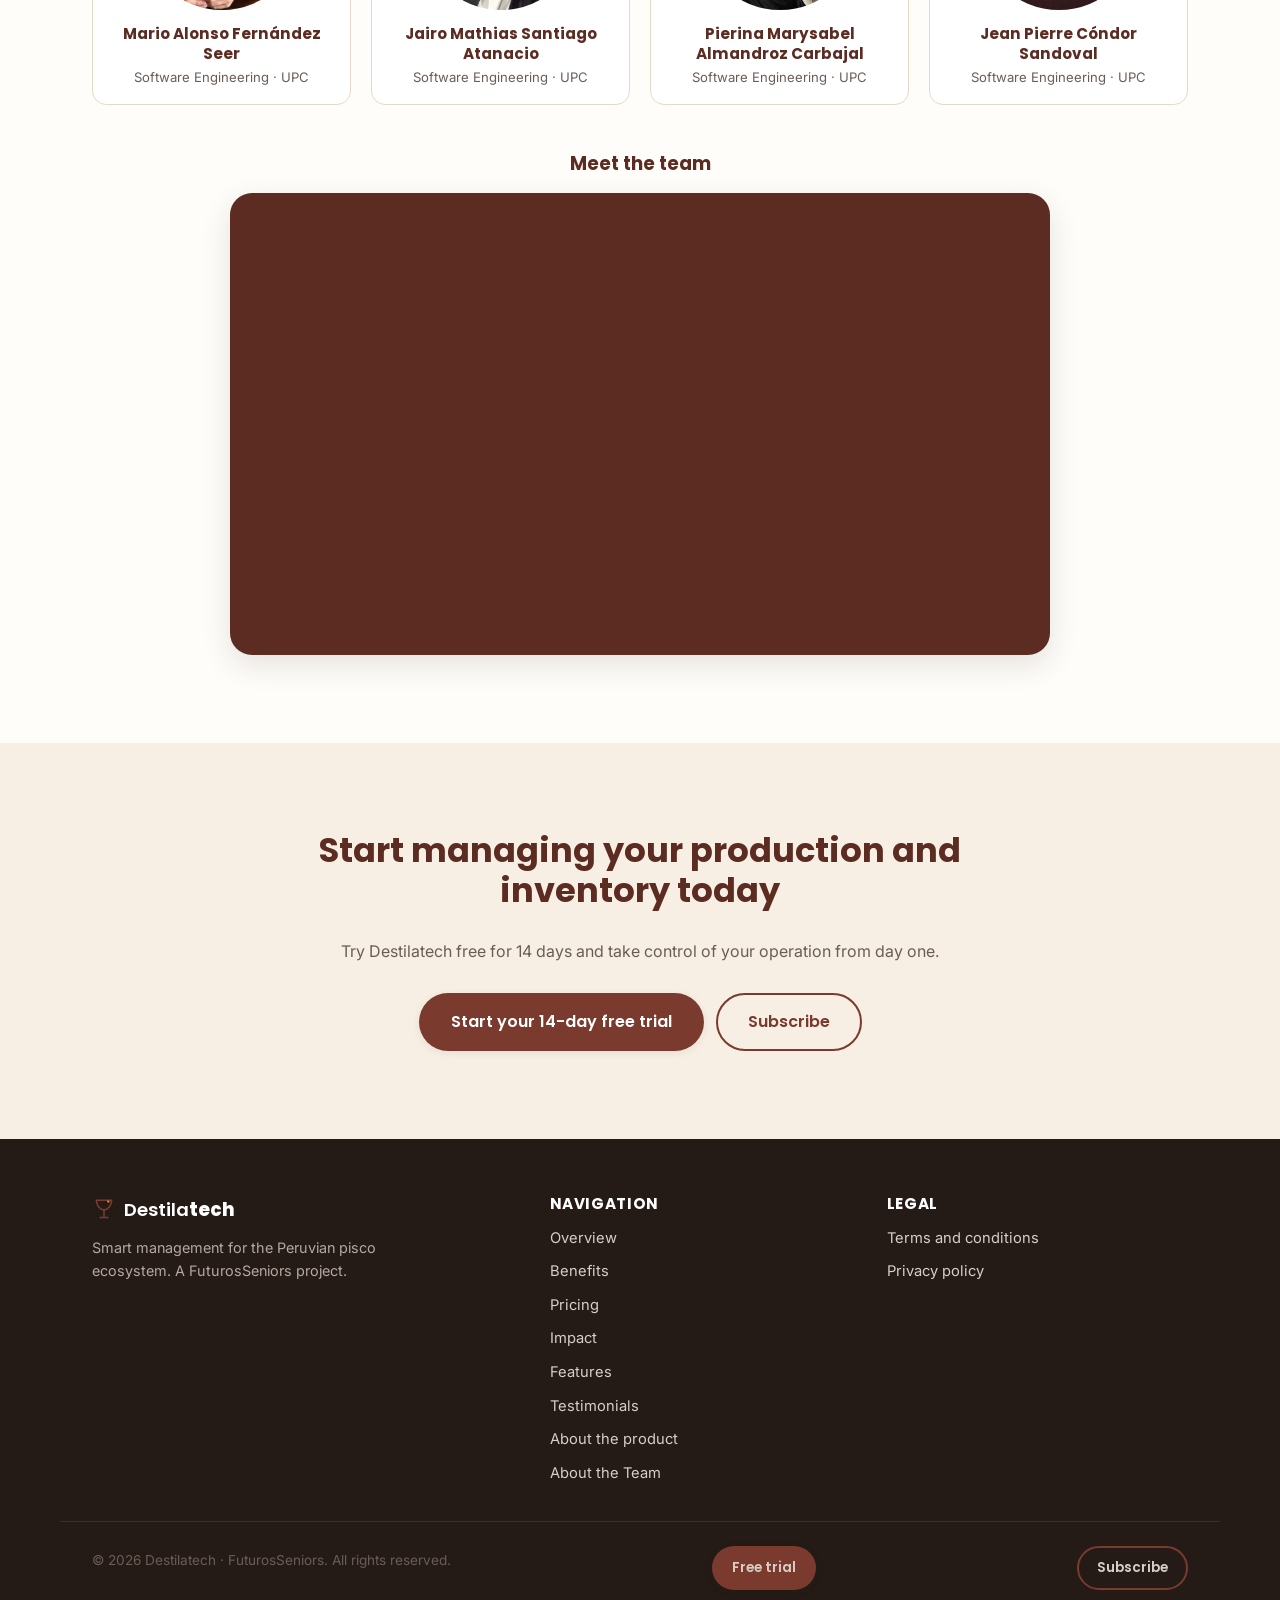
<file: public/index.html>
<!DOCTYPE html>
<html lang="en">
<head>
  <meta charset="UTF-8">
  <meta name="viewport" content="width=device-width, initial-scale=1.0">
  <title data-i18n="meta.title">Destilatech — Smart management for the pisco ecosystem</title>
  <meta name="description" data-i18n-attrs='{"content":"meta.description"}' content="Destilatech centraliza el monitoreo de producción, la gestión de inventario y las operaciones comerciales del ecosistema peruano del pisco, con análisis predictivo de reposición.">
  <link rel="preconnect" href="https://fonts.googleapis.com">
  <link rel="preconnect" href="https://fonts.gstatic.com" crossorigin>
  <link href="https://fonts.googleapis.com/css2?family=Poppins:wght@600;700;800&family=Inter:wght@400;500;600&display=swap" rel="stylesheet">
  <link rel="stylesheet" href="assets/styles/styles.css?v=10">
</head>
<body>

<div id="header-placeholder"></div>

<main>

  <section class="section hero" id="overview">
    <div class="container hero__inner">
      <div class="hero__content">
        <span class="eyebrow" data-i18n="hero.eyebrow">SaaS platform for the pisco ecosystem</span>
        <h1 data-i18n="hero.title">Monitor, control, and anticipate your pisco production and inventory from one place</h1>
        <p class="hero__lead" data-i18n="hero.lead">Destilatech centralizes production monitoring, batch traceability, inventory management, and commercial operations across the Peruvian pisco ecosystem, with predictive analytics that help you decide when to restock before running out.</p>
        <div class="hero__actions">
          <a href="https://destilatech-webapp.web.app/register" class="btn btn--primary btn--lg" data-cta="hero" data-i18n="cta.freeTrial">Start your 14-day free trial</a>
          <a href="https://destilatech-webapp.web.app/billing/plans" class="btn btn--outline btn--lg" data-cta="hero-subscribe" data-i18n="cta.subscribe">Subscribe</a>
          <a href="#features" class="btn btn--ghost btn--lg" data-i18n="hero.ctaSecondary">See features</a>
        </div>
        <p class="hero__note" data-i18n="hero.note">Choose your plan and get started today. Cancel anytime.</p>
      </div>
      <div class="hero__visual">
        <img class="hero__photo" src="assets/images/hero-copper-stills.jpg" data-i18n-attrs='{"alt":"hero.photoAlt"}' alt="Alambiques de cobre en una destilería de pisco" width="1600" height="1066" loading="eager">
        <div class="hero__card hero__card--1" aria-hidden="true">
          <span class="hero__card-label" data-i18n="hero.card1.label">Tank A · Fermentation</span>
          <span class="hero__card-value">18.4°C</span>
          <span class="hero__card-status hero__card-status--ok" data-i18n="hero.card1.status">Optimal</span>
        </div>
        <div class="hero__card hero__card--2" aria-hidden="true">
          <span class="hero__card-label" data-i18n="hero.card2.label">Inventory · Pisco Quebranta</span>
          <span class="hero__card-value" data-i18n="hero.card2.value">42 units</span>
          <span class="hero__card-status hero__card-status--warn" data-i18n="hero.card2.status">Restock soon</span>
        </div>
      </div>
    </div>

    <div class="segments container" id="segments">
      <div class="segment-card">
        <div class="segment-card__media">
          <img src="assets/images/segment-producer.jpg" data-i18n-attrs='{"alt":"segProducer.imgAlt"}' alt="Alambique de cobre usado en la producción artesanal de pisco" width="900" height="600" loading="lazy" style="object-position: 15% 50%;">
        </div>
        <span class="segment-card__tag" data-i18n="segProducer.tag">Pisco producer</span>
        <h2 data-i18n="segProducer.title">For producing wineries</h2>
        <p data-i18n="segProducer.desc">Monitor production conditions in real time, keep full traceability of every batch, and control your supplies and finished-goods inventory without relying on notebooks or loose sheets.</p>
        <ul class="segment-card__list">
          <li data-i18n="segProducer.li1">Production variable monitoring (IoT)</li>
          <li data-i18n="segProducer.li2">End-to-end batch traceability</li>
          <li data-i18n="segProducer.li3">Supplies and stock inventory control</li>
        </ul>
        <a href="https://destilatech-webapp.web.app/register?type=producer" class="btn btn--primary segment-card__cta" data-cta="segment-producer" data-i18n="segProducer.cta">Free trial for your winery</a>
      </div>
      <div class="segment-card segment-card--alt">
        <div class="segment-card__media">
          <img src="assets/images/segment-retailer.jpg" data-i18n-attrs='{"alt":"segRetailer.imgAlt"}' alt="Estante de licorería con botellas de licor exhibidas" width="900" height="600" loading="lazy">
        </div>
        <span class="segment-card__tag" data-i18n="segRetailer.tag">Retailer</span>
        <h2 data-i18n="segRetailer.title">For liquor stores and distributors</h2>
        <p data-i18n="segRetailer.desc">Replace the notebook or spreadsheet with simple inventory control from your phone, with alerts before a product runs out and faster order management.</p>
        <ul class="segment-card__list">
          <li data-i18n="segRetailer.li1">Simple inventory, built for mobile</li>
          <li data-i18n="segRetailer.li2">Automatic restock alerts</li>
          <li data-i18n="segRetailer.li3">Supplier order management</li>
        </ul>
        <a href="https://destilatech-webapp.web.app/register?type=retailer" class="btn btn--primary segment-card__cta" data-cta="segment-retailer" data-i18n="segRetailer.cta">Free trial for your store</a>
      </div>
    </div>
  </section>

  <section class="section goals" id="benefits">
    <div class="container">
      <div class="section__head">
        <span class="eyebrow" data-i18n="goals.eyebrow">Platform goals</span>
        <h2 data-i18n="goals.title">Benefits built for your daily operation</h2>
        <p class="section__lead" data-i18n="goals.lead">Four pillars that solve the most common problems for pisco producers and retailers.</p>
      </div>

      <div class="goals__grid">
        <article class="goal-card">
          <div class="goal-card__icon" aria-hidden="true">
            <svg viewBox="0 0 24 24" width="26" height="26" fill="none"><path d="M3 12h4l2-7 4 14 2-7h6" stroke="currentColor" stroke-width="1.8" stroke-linecap="round" stroke-linejoin="round"/></svg>
          </div>
          <h3 data-i18n="goals.c1.title">Production monitoring</h3>
          <p data-i18n="goals.c1.desc">See key production variables in real time and catch abnormal conditions early.</p>
        </article>

        <article class="goal-card">
          <div class="goal-card__icon" aria-hidden="true">
            <svg viewBox="0 0 24 24" width="26" height="26" fill="none"><rect x="3" y="7" width="18" height="13" rx="1.5" stroke="currentColor" stroke-width="1.8"/><path d="M3 11h18M8 7V4h8v3" stroke="currentColor" stroke-width="1.8" stroke-linecap="round"/></svg>
          </div>
          <h3 data-i18n="goals.c2.title">Inventory management</h3>
          <p data-i18n="goals.c2.desc">Control supplies and finished goods in one place, with clear records accessible from any device.</p>
        </article>

        <article class="goal-card">
          <div class="goal-card__icon" aria-hidden="true">
            <svg viewBox="0 0 24 24" width="26" height="26" fill="none"><path d="M12 3v3m0 12v3m9-9h-3M6 12H3m14.5-6.5-2 2m-9 9-2 2m0-13 2 2m9 9 2 2" stroke="currentColor" stroke-width="1.8" stroke-linecap="round"/><circle cx="12" cy="12" r="4" stroke="currentColor" stroke-width="1.8"/></svg>
          </div>
          <h3 data-i18n="goals.c3.title">Automatic alerts</h3>
          <p data-i18n="goals.c3.desc">Get notified before a product runs out or a production condition goes out of range.</p>
        </article>

        <article class="goal-card">
          <div class="goal-card__icon" aria-hidden="true">
            <svg viewBox="0 0 24 24" width="26" height="26" fill="none"><path d="M4 19V5m0 14h16M8 15l3-4 3 2.5L18 8" stroke="currentColor" stroke-width="1.8" stroke-linecap="round" stroke-linejoin="round"/></svg>
          </div>
          <h3 data-i18n="goals.c4.title">Predictive estimates</h3>
          <p data-i18n="goals.c4.desc">Analyze consumption and production trends to anticipate when and how much to restock.</p>
        </article>
      </div>
    </div>
  </section>

  <section class="section pricing" id="pricing">
    <div class="container">
      <div class="section__head">
        <span class="eyebrow" data-i18n="pricing.eyebrow">Subscription plans</span>
        <h2 data-i18n="pricing.title">Choose the right plan for your operation</h2>
        <p class="section__lead" data-i18n="pricing.lead">Monthly plans, <strong>no long-term contracts</strong>. Cancel anytime.</p>
        <p class="pricing__trial-note" data-i18n="pricing.trialNote">All plans include a <strong>14-day free trial</strong>. No card required.</p>
      </div>

      <div class="pricing__grid">
        <article class="price-card">
          <h3 data-i18n="pricing.basic.title">Basic Plan</h3>
          <p class="price-card__price" data-i18n="pricing.basic.price">S/ 60<span>/mo</span></p>
          <p class="price-card__desc" data-i18n="pricing.basic.desc">Ideal for small wineries or liquor stores just starting to digitize their inventory.</p>
          <ul class="price-card__list">
            <li data-i18n="pricing.basic.li1">Basic inventory</li>
            <li data-i18n="pricing.basic.li2">Stock alerts</li>
            <li data-i18n="pricing.basic.li3">1 user</li>
          </ul>
          <p class="price-card__trial" data-i18n="pricing.trialIncluded">Includes a 14-day free trial</p>
          <a href="https://destilatech-webapp.web.app/register?plan=basic" class="btn btn--outline" data-cta="pricing-basico" data-i18n="pricing.cta">Start free trial</a>
          <a href="https://destilatech-webapp.web.app/billing/plans?plan=basic" class="btn btn--ghost price-card__subscribe" data-cta="pricing-basico-subscribe" data-i18n="cta.subscribe">Subscribe</a>
        </article>

        <article class="price-card price-card--featured">
          <span class="price-card__badge" data-i18n="pricing.pro.badge">Most popular</span>
          <h3 data-i18n="pricing.pro.title">Professional Plan</h3>
          <p class="price-card__price" data-i18n="pricing.pro.price">S/ 110<span>/mo</span></p>
          <p class="price-card__desc" data-i18n="pricing.pro.desc">For growing producers and retailers with several batches or points of sale.</p>
          <ul class="price-card__list">
            <li data-i18n="pricing.pro.li1">Production monitoring (IoT)</li>
            <li data-i18n="pricing.pro.li2">Batch traceability</li>
            <li data-i18n="pricing.pro.li3">Predictive estimates</li>
            <li data-i18n="pricing.pro.li4">Up to 5 users</li>
          </ul>
          <p class="price-card__trial" data-i18n="pricing.trialIncluded">Includes a 14-day free trial</p>
          <a href="https://destilatech-webapp.web.app/register?plan=professional" class="btn btn--primary" data-cta="pricing-profesional" data-i18n="pricing.cta">Start free trial</a>
          <a href="https://destilatech-webapp.web.app/billing/plans?plan=professional" class="btn btn--ghost price-card__subscribe" data-cta="pricing-profesional-subscribe" data-i18n="cta.subscribe">Subscribe</a>
        </article>

        <article class="price-card">
          <h3 data-i18n="pricing.ent.title">Enterprise Plan</h3>
          <p class="price-card__price" data-i18n="pricing.ent.price">S/ 200<span>/mo</span></p>
          <p class="price-card__desc" data-i18n="pricing.ent.desc">For multi-site operations that need priority support and advanced integration.</p>
          <ul class="price-card__list">
            <li data-i18n="pricing.ent.li1">Everything in the Professional plan</li>
            <li data-i18n="pricing.ent.li2">Unlimited users</li>
            <li data-i18n="pricing.ent.li3">Priority support</li>
          </ul>
          <p class="price-card__trial" data-i18n="pricing.trialIncluded">Includes a 14-day free trial</p>
          <a href="https://destilatech-webapp.web.app/register?plan=enterprise" class="btn btn--outline" data-cta="pricing-empresarial" data-i18n="pricing.cta">Start free trial</a>
          <a href="https://destilatech-webapp.web.app/billing/plans?plan=enterprise" class="btn btn--ghost price-card__subscribe" data-cta="pricing-empresarial-subscribe" data-i18n="cta.subscribe">Subscribe</a>
        </article>
      </div>
    </div>
  </section>

  <section class="section impact impact--photo" id="impact">
    <div class="container">
      <div class="section__head section__head--light">
        <span class="eyebrow eyebrow--light" data-i18n="impact.eyebrow">Industry impact</span>
        <h2 data-i18n="impact.title">A formal, active industry with room to grow digitally</h2>
      </div>

      <div class="impact__grid">
        <div class="impact-stat">
          <span class="impact-stat__number">527+</span>
          <span class="impact-stat__label" data-i18n="impact.stat1.label">formal companies in the pisco industry (2024)</span>
        </div>
        <div class="impact-stat">
          <span class="impact-stat__number">7.8M</span>
          <span class="impact-stat__label" data-i18n="impact.stat2.label">liters produced, approx. in 2024</span>
        </div>
      </div>

      <p class="impact__source" data-i18n="impact.source">Source: Ministry of Production, 2025.</p>
    </div>
  </section>

  <section class="section features" id="features">
    <div class="container">
      <div class="section__head">
        <span class="eyebrow" data-i18n="features.eyebrow">Platform features</span>
        <h2 data-i18n="features.title">One platform, two ways to work</h2>
        <p class="section__lead" data-i18n="features.lead">Choose your profile to see the features built for you.</p>
      </div>

      <div class="tabs" id="tabs">
        <div class="tabs__buttons" role="tablist" data-i18n-attrs='{"aria-label":"features.tablistLabel"}' aria-label="Funcionalidades por perfil">
          <button class="tabs__btn is-active" role="tab" aria-selected="true" aria-controls="panel-producer" id="tab-producer" data-tab="producer" data-i18n="features.tabProducer">Producer</button>
          <button class="tabs__btn" role="tab" aria-selected="false" aria-controls="panel-retailer" id="tab-retailer" data-tab="retailer" data-i18n="features.tabRetailer">Retailer</button>
        </div>

        <div class="tabs__panel is-active" id="panel-producer" role="tabpanel" aria-labelledby="tab-producer" data-panel="producer">
          <div class="feature-grid">
            <div class="feature-item">
              <h3 data-i18n="features.prod1.title">IoT production monitoring</h3>
              <p data-i18n="features.prod1.desc">Simulated sensors record temperature, humidity, and other key distillation variables in real time.</p>
            </div>
            <div class="feature-item">
              <h3 data-i18n="features.prod2.title">Batch traceability</h3>
              <p data-i18n="features.prod2.desc">Follow every batch from raw material to bottling, with a complete, exportable history.</p>
            </div>
            <div class="feature-item">
              <h3 data-i18n="features.prod3.title">Anomaly detection</h3>
              <p data-i18n="features.prod3.desc">Get automatic alerts when a production variable falls outside the expected range.</p>
            </div>
          </div>
        </div>

        <div class="tabs__panel" id="panel-retailer" role="tabpanel" aria-labelledby="tab-retailer" data-panel="retailer" hidden>
          <div class="feature-grid">
            <div class="feature-item">
              <h3 data-i18n="features.com1.title">Simple mobile inventory</h3>
              <p data-i18n="features.com1.desc">Log stock in and out in seconds, no learning curve or complicated spreadsheets.</p>
            </div>
            <div class="feature-item">
              <h3 data-i18n="features.com2.title">Order management</h3>
              <p data-i18n="features.com2.desc">Organize supplier orders and track their status from a single panel.</p>
            </div>
            <div class="feature-item">
              <h3 data-i18n="features.com3.title">Stock alerts</h3>
              <p data-i18n="features.com3.desc">Get notified before a product runs out, so you don't lose sales to stockouts.</p>
            </div>
          </div>
        </div>
      </div>
    </div>
  </section>

  <section class="section product-video" id="about-the-product">
    <div class="container">
      <div class="section__head section__head--center section__head--light">
        <span class="eyebrow eyebrow--light" data-i18n="productVideo.eyebrow">About the product</span>
        <h2 data-i18n="productVideo.title">See Destilatech in action</h2>
        <p class="section__lead" data-i18n="productVideo.lead">A walkthrough of the platform: batch monitoring, inventory, orders and restock alerts.</p>
      </div>

      <div class="video-frame" id="product-video" data-video-id="5oqDkvLjRj4" data-video-title="Destilatech - Video about the product">
        <div class="video-frame__placeholder">
          <svg viewBox="0 0 24 24" width="44" height="44" fill="none" aria-hidden="true"><circle cx="12" cy="12" r="10" stroke="currentColor" stroke-width="1.6"/><path d="M10 8.5v7l6-3.5-6-3.5Z" fill="currentColor"/></svg>
          <span data-i18n="productVideo.soon">Video about the product coming soon</span>
        </div>
      </div>
    </div>
  </section>

  <section class="section testimonials" id="testimonials">
    <div class="container">
      <div class="section__head">
        <span class="eyebrow" data-i18n="testimonials.eyebrow">Testimonials</span>
        <h2 data-i18n="testimonials.title">What our customers say</h2>
        <p class="section__lead" data-i18n="testimonials.lead">Producers and retailers who left the notebook and the spreadsheet behind.</p>
      </div>

      <div class="testimonials__grid">
        <figure class="testimonial-card">
          <div class="testimonial-card__rating" role="img" data-i18n-attrs='{"aria-label":"testimonials.ratingLabel"}' aria-label="Rating: 5 out of 5"><svg viewBox="0 0 24 24" width="16" height="16" aria-hidden="true"><path d="M12 3.5l2.6 5.3 5.9.9-4.3 4.1 1 5.8L12 16.9l-5.2 2.7 1-5.8-4.3-4.1 5.9-.9L12 3.5Z" fill="currentColor"/></svg><svg viewBox="0 0 24 24" width="16" height="16" aria-hidden="true"><path d="M12 3.5l2.6 5.3 5.9.9-4.3 4.1 1 5.8L12 16.9l-5.2 2.7 1-5.8-4.3-4.1 5.9-.9L12 3.5Z" fill="currentColor"/></svg><svg viewBox="0 0 24 24" width="16" height="16" aria-hidden="true"><path d="M12 3.5l2.6 5.3 5.9.9-4.3 4.1 1 5.8L12 16.9l-5.2 2.7 1-5.8-4.3-4.1 5.9-.9L12 3.5Z" fill="currentColor"/></svg><svg viewBox="0 0 24 24" width="16" height="16" aria-hidden="true"><path d="M12 3.5l2.6 5.3 5.9.9-4.3 4.1 1 5.8L12 16.9l-5.2 2.7 1-5.8-4.3-4.1 5.9-.9L12 3.5Z" fill="currentColor"/></svg><svg viewBox="0 0 24 24" width="16" height="16" aria-hidden="true"><path d="M12 3.5l2.6 5.3 5.9.9-4.3 4.1 1 5.8L12 16.9l-5.2 2.7 1-5.8-4.3-4.1 5.9-.9L12 3.5Z" fill="currentColor"/></svg></div>
          <blockquote class="testimonial-card__quote" data-i18n="testimonials.t1.quote">I used to check the tank temperature by hand twice a day. Now I get an alert as soon as something goes out of range, and every batch is fully traceable.</blockquote>
          <figcaption class="testimonial-card__author">
            <span class="testimonial-card__avatar" aria-hidden="true">RQ</span>
            <span>
              <strong>Rosa Quispe</strong>
              <span class="testimonial-card__role" data-i18n="testimonials.t1.role">Producer · Artisanal winery in Ica</span>
            </span>
          </figcaption>
        </figure>
        <figure class="testimonial-card">
          <div class="testimonial-card__rating" role="img" data-i18n-attrs='{"aria-label":"testimonials.ratingLabel"}' aria-label="Rating: 5 out of 5"><svg viewBox="0 0 24 24" width="16" height="16" aria-hidden="true"><path d="M12 3.5l2.6 5.3 5.9.9-4.3 4.1 1 5.8L12 16.9l-5.2 2.7 1-5.8-4.3-4.1 5.9-.9L12 3.5Z" fill="currentColor"/></svg><svg viewBox="0 0 24 24" width="16" height="16" aria-hidden="true"><path d="M12 3.5l2.6 5.3 5.9.9-4.3 4.1 1 5.8L12 16.9l-5.2 2.7 1-5.8-4.3-4.1 5.9-.9L12 3.5Z" fill="currentColor"/></svg><svg viewBox="0 0 24 24" width="16" height="16" aria-hidden="true"><path d="M12 3.5l2.6 5.3 5.9.9-4.3 4.1 1 5.8L12 16.9l-5.2 2.7 1-5.8-4.3-4.1 5.9-.9L12 3.5Z" fill="currentColor"/></svg><svg viewBox="0 0 24 24" width="16" height="16" aria-hidden="true"><path d="M12 3.5l2.6 5.3 5.9.9-4.3 4.1 1 5.8L12 16.9l-5.2 2.7 1-5.8-4.3-4.1 5.9-.9L12 3.5Z" fill="currentColor"/></svg><svg viewBox="0 0 24 24" width="16" height="16" aria-hidden="true"><path d="M12 3.5l2.6 5.3 5.9.9-4.3 4.1 1 5.8L12 16.9l-5.2 2.7 1-5.8-4.3-4.1 5.9-.9L12 3.5Z" fill="currentColor"/></svg></div>
          <blockquote class="testimonial-card__quote" data-i18n="testimonials.t2.quote">I always ran out of Quebranta right on weekends. With low-stock alerts I place my order on time and no longer lose sales.</blockquote>
          <figcaption class="testimonial-card__author">
            <span class="testimonial-card__avatar" aria-hidden="true">CM</span>
            <span>
              <strong>Carlos Mendoza</strong>
              <span class="testimonial-card__role" data-i18n="testimonials.t2.role">Retailer · Liquor store in Lima</span>
            </span>
          </figcaption>
        </figure>
        <figure class="testimonial-card">
          <div class="testimonial-card__rating" role="img" data-i18n-attrs='{"aria-label":"testimonials.ratingLabel"}' aria-label="Rating: 5 out of 5"><svg viewBox="0 0 24 24" width="16" height="16" aria-hidden="true"><path d="M12 3.5l2.6 5.3 5.9.9-4.3 4.1 1 5.8L12 16.9l-5.2 2.7 1-5.8-4.3-4.1 5.9-.9L12 3.5Z" fill="currentColor"/></svg><svg viewBox="0 0 24 24" width="16" height="16" aria-hidden="true"><path d="M12 3.5l2.6 5.3 5.9.9-4.3 4.1 1 5.8L12 16.9l-5.2 2.7 1-5.8-4.3-4.1 5.9-.9L12 3.5Z" fill="currentColor"/></svg><svg viewBox="0 0 24 24" width="16" height="16" aria-hidden="true"><path d="M12 3.5l2.6 5.3 5.9.9-4.3 4.1 1 5.8L12 16.9l-5.2 2.7 1-5.8-4.3-4.1 5.9-.9L12 3.5Z" fill="currentColor"/></svg><svg viewBox="0 0 24 24" width="16" height="16" aria-hidden="true"><path d="M12 3.5l2.6 5.3 5.9.9-4.3 4.1 1 5.8L12 16.9l-5.2 2.7 1-5.8-4.3-4.1 5.9-.9L12 3.5Z" fill="currentColor"/></svg><svg viewBox="0 0 24 24" width="16" height="16" aria-hidden="true"><path d="M12 3.5l2.6 5.3 5.9.9-4.3 4.1 1 5.8L12 16.9l-5.2 2.7 1-5.8-4.3-4.1 5.9-.9L12 3.5Z" fill="currentColor"/></svg></div>
          <blockquote class="testimonial-card__quote" data-i18n="testimonials.t3.quote">Logging orders and checking inventory from the phone saves us hours every week. The restock estimates help us plan our purchases.</blockquote>
          <figcaption class="testimonial-card__author">
            <span class="testimonial-card__avatar" aria-hidden="true">LP</span>
            <span>
              <strong>Lucía Paredes</strong>
              <span class="testimonial-card__role" data-i18n="testimonials.t3.role">Distributor · Arequipa</span>
            </span>
          </figcaption>
        </figure>
      </div>

      <p class="testimonials__note" data-i18n="testimonials.note">Illustrative testimonials based on the needs identified in our interviews with producers and retailers.</p>
    </div>
  </section>

  <section class="section about" id="about-the-team">
    <div class="container">
      <div class="section__head">
        <span class="eyebrow" data-i18n="about.eyebrow">About the Team</span>
        <h2 data-i18n="about.title">We are FuturosSeniors</h2>
        <p class="section__lead" data-i18n="about.lead">A team of four Software Engineering students at Universidad Peruana de Ciencias Aplicadas (UPC). We built Destilatech to centralize pisco production, inventory and sales information, making supervision and decision-making easier for producers and retailers.</p>
      </div>

      <div class="team__grid">
        <figure class="team-card">
          <div class="team-card__photo" data-initials="MF">
            <img src="assets/images/team/mario-fernandez.png" alt="Mario Alonso Fernández Seer" width="400" height="400">
          </div>
          <figcaption>
            <strong class="team-card__name">Mario Alonso Fernández Seer</strong>
            <span class="team-card__role" data-i18n="about.role">Software Engineering · UPC</span>
          </figcaption>
        </figure>
        <figure class="team-card">
          <div class="team-card__photo" data-initials="JS">
            <img src="assets/images/team/jairo-santiago.png" alt="Jairo Mathias Santiago Atanacio" width="400" height="400">
          </div>
          <figcaption>
            <strong class="team-card__name">Jairo Mathias Santiago Atanacio</strong>
            <span class="team-card__role" data-i18n="about.role">Software Engineering · UPC</span>
          </figcaption>
        </figure>
        <figure class="team-card">
          <div class="team-card__photo" data-initials="PA">
            <img src="assets/images/team/pierina-almandroz.jpg" alt="Pierina Marysabel Almandroz Carbajal" width="400" height="400">
          </div>
          <figcaption>
            <strong class="team-card__name">Pierina Marysabel Almandroz Carbajal</strong>
            <span class="team-card__role" data-i18n="about.role">Software Engineering · UPC</span>
          </figcaption>
        </figure>
        <figure class="team-card">
          <div class="team-card__photo" data-initials="JC">
            <img src="assets/images/team/jean-pierre-condor.jpeg" alt="Jean Pierre Cóndor Sandoval" width="400" height="400">
          </div>
          <figcaption>
            <strong class="team-card__name">Jean Pierre Cóndor Sandoval</strong>
            <span class="team-card__role" data-i18n="about.role">Software Engineering · UPC</span>
          </figcaption>
        </figure>
      </div>

      <div class="about__video">
        <h3 data-i18n="about.videoTitle">Meet the team</h3>
        <div class="video-frame" id="team-video" data-video-id="unnZ-w0I7SU" data-video-title="Destilatech - FuturosSeniors team">
          <div class="video-frame__placeholder">
            <svg viewBox="0 0 24 24" width="44" height="44" fill="none" aria-hidden="true"><circle cx="12" cy="12" r="10" stroke="currentColor" stroke-width="1.6"/><path d="M10 8.5v7l6-3.5-6-3.5Z" fill="currentColor"/></svg>
            <span data-i18n="about.videoSoon">Team video coming soon</span>
          </div>
        </div>
      </div>
    </div>
  </section>

  <section class="section cta-final">
    <div class="container cta-final__inner">
      <h2 data-i18n="ctaFinal.title">Start managing your production and inventory today</h2>
      <p data-i18n="ctaFinal.desc">Subscribe and take control of your operation from day one.</p>
      <div class="cta-final__actions">
        <a href="https://destilatech-webapp.web.app/register" class="btn btn--primary btn--lg" data-cta="cta-final" data-i18n="cta.freeTrial">Start your 14-day free trial</a>
        <a href="https://destilatech-webapp.web.app/billing/plans" class="btn btn--outline btn--lg" data-cta="cta-final-subscribe" data-i18n="cta.subscribe">Subscribe</a>
      </div>
    </div>
  </section>

</main>

<div id="footer-placeholder"></div>

<script src="assets/scripts/i18n.js"></script>
<script src="assets/scripts/main.js"></script>
</body>
</html>
</file>
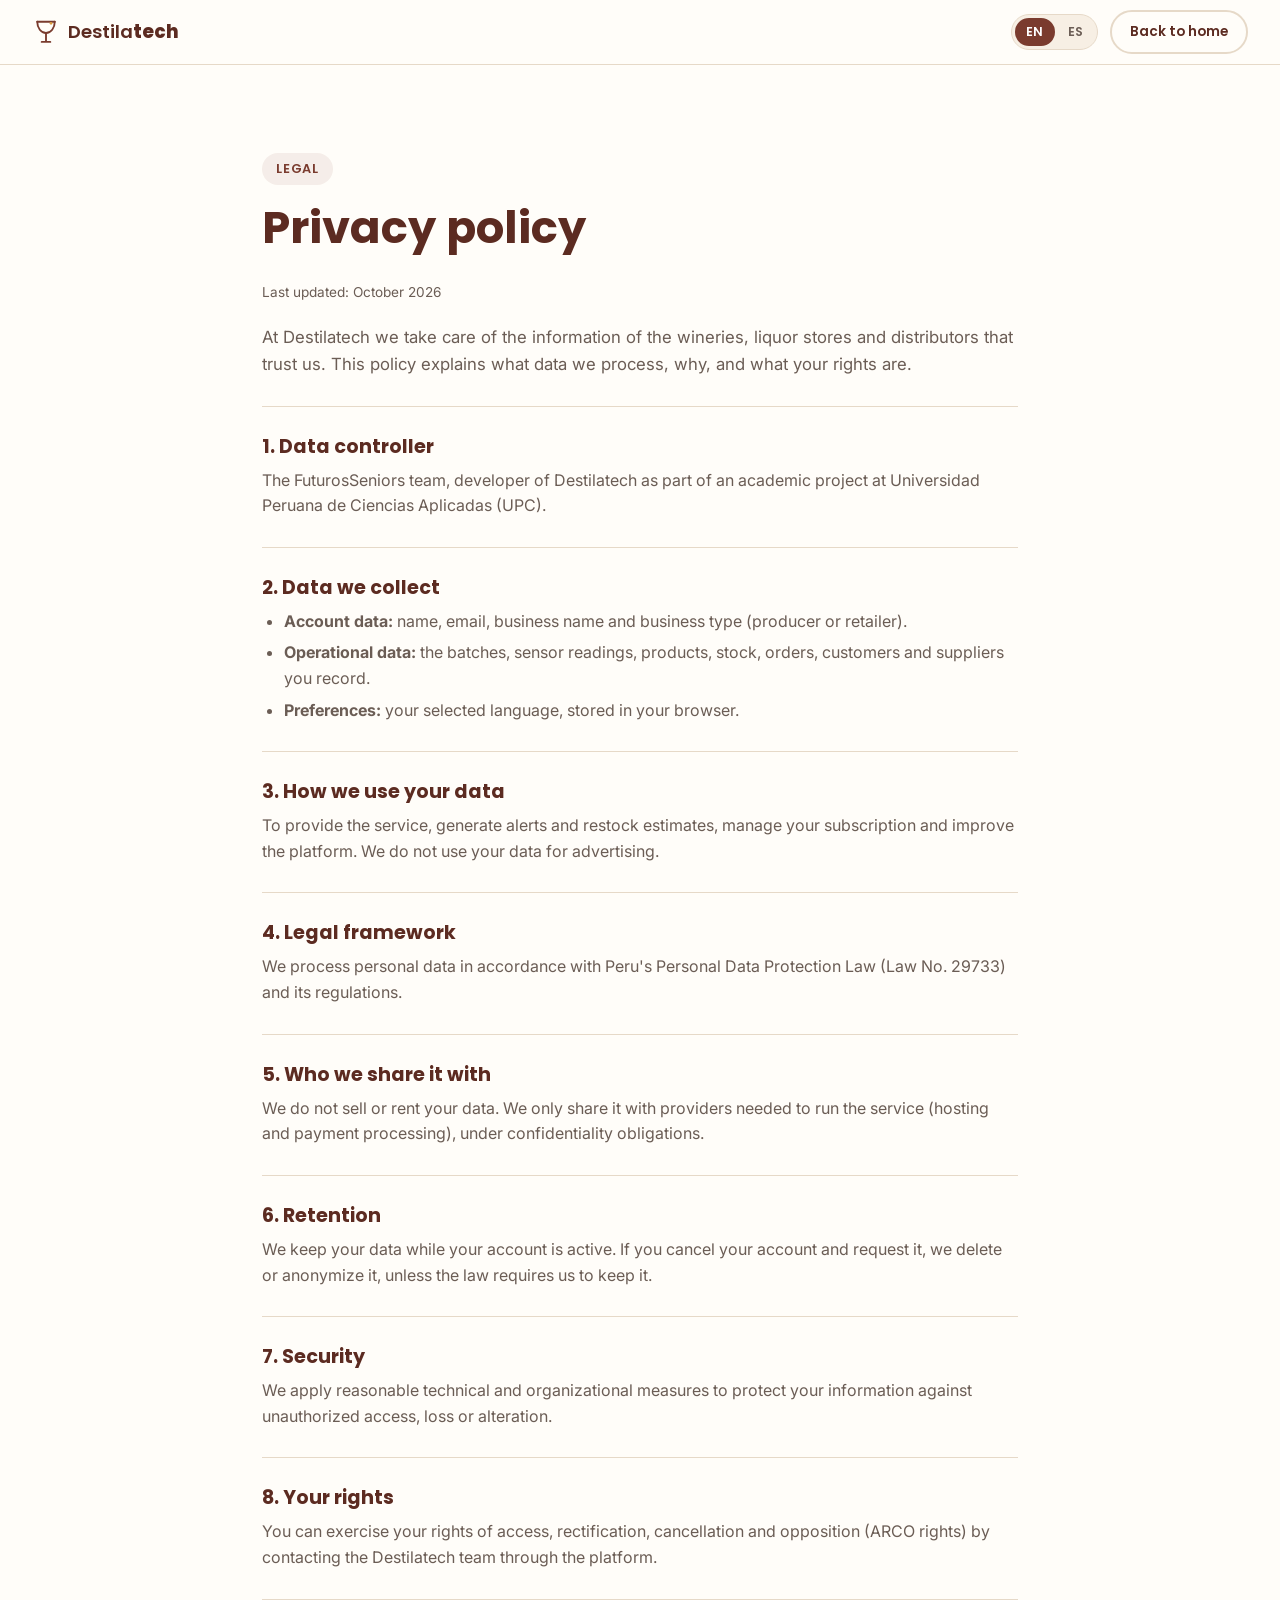
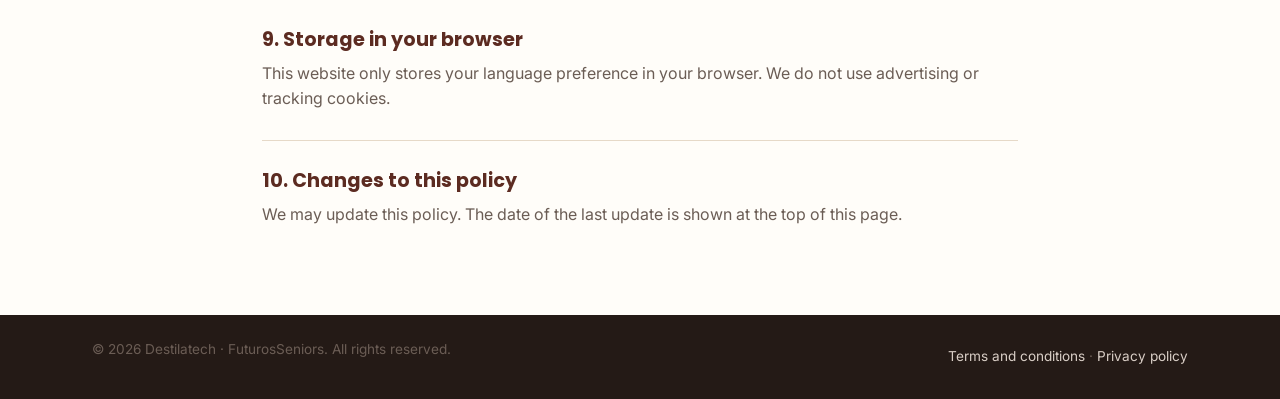
<file: privacy.html>
<!DOCTYPE html>
<html lang="en">
<head>
    <meta charset="UTF-8">
    <meta name="viewport" content="width=device-width, initial-scale=1.0">
    <title data-i18n="privacy.metaTitle">Privacy policy — Destilatech</title>
    <link rel="preconnect" href="https://fonts.googleapis.com">
    <link rel="preconnect" href="https://fonts.gstatic.com" crossorigin>
    <link href="https://fonts.googleapis.com/css2?family=Poppins:wght@600;700;800&family=Inter:wght@400;500;600&display=swap" rel="stylesheet">
    <link rel="stylesheet" href="css/styles.css?v=7">
</head>
<body class="legal-page">

<header class="header">
    <div class="container header__inner">
        <a href="index.html" class="logo" data-i18n-attrs='{"aria-label":"logo.ariaLabel"}' aria-label="Destilatech - home">
      <span class="logo__icon" aria-hidden="true">
        <svg viewBox="0 0 24 24" width="28" height="28" fill="none" xmlns="http://www.w3.org/2000/svg">
          <path d="M4.5 3.2h15" stroke="currentColor" stroke-width="1.6" stroke-linecap="round"/>
          <path d="M4.5 3.2c0 5.4 3.3 9.7 7.5 9.7s7.5-4.3 7.5-9.7" stroke="currentColor" stroke-width="1.6" stroke-linecap="round" stroke-linejoin="round"/>
          <path d="M12 12.9v6.6" stroke="currentColor" stroke-width="1.6" stroke-linecap="round"/>
          <path d="M8.3 20.5h7.4" stroke="currentColor" stroke-width="1.6" stroke-linecap="round"/>
          <circle cx="16.3" cy="4.6" r="1.15" style="fill: var(--color-accent)"/>
        </svg>
      </span>
            <span class="logo__text">Destila<strong>tech</strong></span>
        </a>
        <div class="legal-header__actions">
            <div class="lang-switch" role="group" data-i18n-attrs='{"aria-label":"lang.switchLabel"}' aria-label="Language selector">
                <button type="button" class="lang-switch__btn is-active" data-lang="en">EN</button>
                <button type="button" class="lang-switch__btn" data-lang="es">ES</button>
            </div>
            <a href="index.html" class="btn btn--ghost btn--sm" data-i18n="legal.back">Back to home</a>
        </div>
    </div>
</header>

<main class="section legal">
    <article class="container legal__inner">
        <span class="eyebrow">Legal</span>
        <h1 data-i18n="privacy.title">Privacy policy</h1>
        <p class="legal__updated" data-i18n="legal.updated">Last updated: October 2026</p>
        <p class="section__lead" data-i18n="privacy.intro">At Destilatech we take care of the information of the wineries, liquor stores and distributors that trust us. This policy explains what data we process, why, and what your rights are.</p>

        <section class="legal__section">
            <h2 data-i18n="privacy.s1.title">1. Data controller</h2>
            <div class="legal__body" data-i18n="privacy.s1.body">The FuturosSeniors team, developer of Destilatech as part of an academic project at Universidad Peruana de Ciencias Aplicadas (UPC).</div>
        </section>
        <section class="legal__section">
            <h2 data-i18n="privacy.s2.title">2. Data we collect</h2>
            <div class="legal__body" data-i18n="privacy.s2.body"><ul><li><strong>Account data:</strong> name, email, business name and business type (producer or retailer).</li><li><strong>Operational data:</strong> the batches, sensor readings, products, stock, orders, customers and suppliers you record.</li><li><strong>Preferences:</strong> your selected language, stored in your browser.</li></ul></div>
        </section>
        <section class="legal__section">
            <h2 data-i18n="privacy.s3.title">3. How we use your data</h2>
            <div class="legal__body" data-i18n="privacy.s3.body">To provide the service, generate alerts and restock estimates, manage your subscription and improve the platform. We do not use your data for advertising.</div>
        </section>
        <section class="legal__section">
            <h2 data-i18n="privacy.s4.title">4. Legal framework</h2>
            <div class="legal__body" data-i18n="privacy.s4.body">We process personal data in accordance with Peru's Personal Data Protection Law (Law No. 29733) and its regulations.</div>
        </section>
        <section class="legal__section">
            <h2 data-i18n="privacy.s5.title">5. Who we share it with</h2>
            <div class="legal__body" data-i18n="privacy.s5.body">We do not sell or rent your data. We only share it with providers needed to run the service (hosting and payment processing), under confidentiality obligations.</div>
        </section>
        <section class="legal__section">
            <h2 data-i18n="privacy.s6.title">6. Retention</h2>
            <div class="legal__body" data-i18n="privacy.s6.body">We keep your data while your account is active. If you cancel your account and request it, we delete or anonymize it, unless the law requires us to keep it.</div>
        </section>
        <section class="legal__section">
            <h2 data-i18n="privacy.s7.title">7. Security</h2>
            <div class="legal__body" data-i18n="privacy.s7.body">We apply reasonable technical and organizational measures to protect your information against unauthorized access, loss or alteration.</div>
        </section>
        <section class="legal__section">
            <h2 data-i18n="privacy.s8.title">8. Your rights</h2>
            <div class="legal__body" data-i18n="privacy.s8.body">You can exercise your rights of access, rectification, cancellation and opposition (ARCO rights) by contacting the Destilatech team through the platform.</div>
        </section>
        <section class="legal__section">
            <h2 data-i18n="privacy.s9.title">9. Storage in your browser</h2>
            <div class="legal__body" data-i18n="privacy.s9.body">This website only stores your language preference in your browser. We do not use advertising or tracking cookies.</div>
        </section>
        <section class="legal__section">
            <h2 data-i18n="privacy.s10.title">10. Changes to this policy</h2>
            <div class="legal__body" data-i18n="privacy.s10.body">We may update this policy. The date of the last update is shown at the top of this page.</div>
        </section>
    </article>
</main>

<footer class="footer">
    <div class="footer__bottom container">
        <p>&copy; <span id="year"></span> <span data-i18n="footer.copyright">Destilatech · FuturosSeniors. All rights reserved.</span></p>
        <p class="legal__links">
            <a href="terms.html" data-i18n="footer.termsLink">Terms and conditions</a> ·
            <a href="privacy.html" data-i18n="footer.privacyLink">Privacy policy</a>
        </p>
    </div>
</footer>

<script src="js/i18n.js"></script>
<script src="js/legal-i18n.js"></script>
<script src="js/script.js"></script>
</body>
</html>
</file>
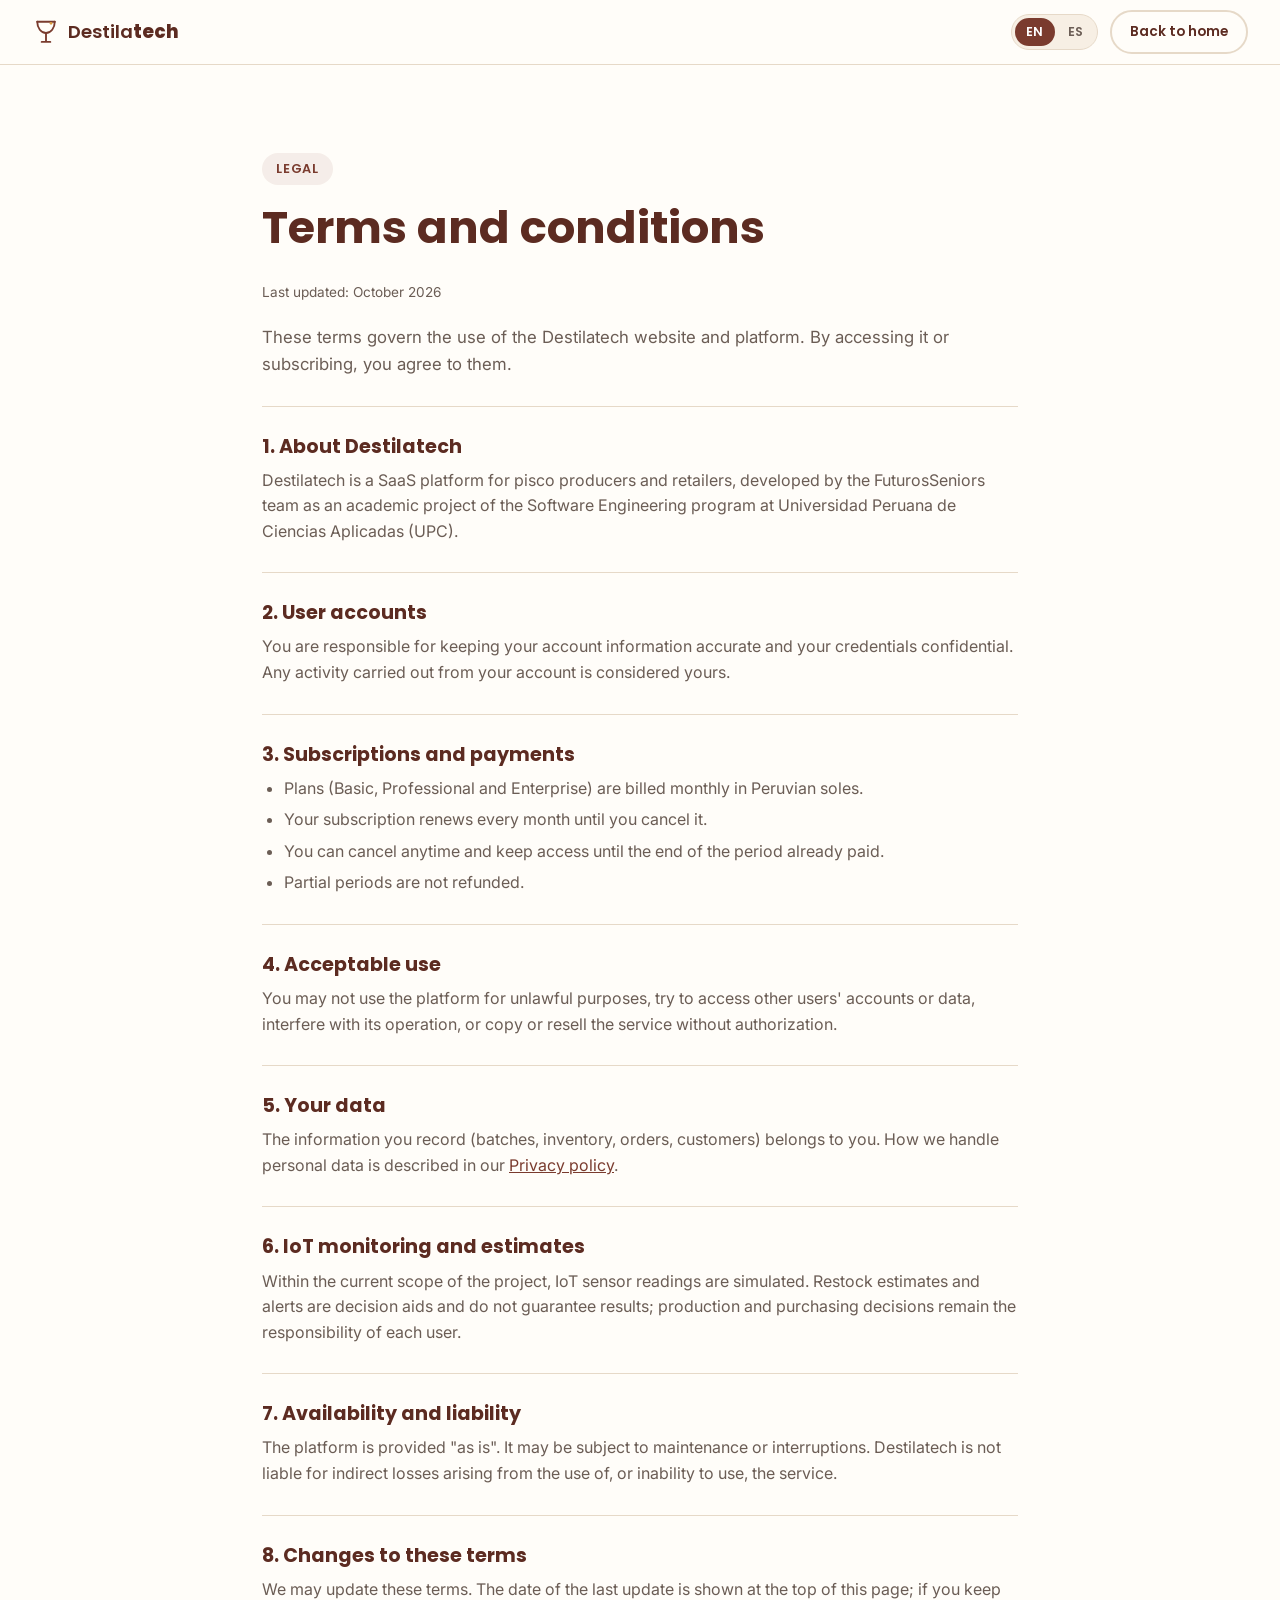
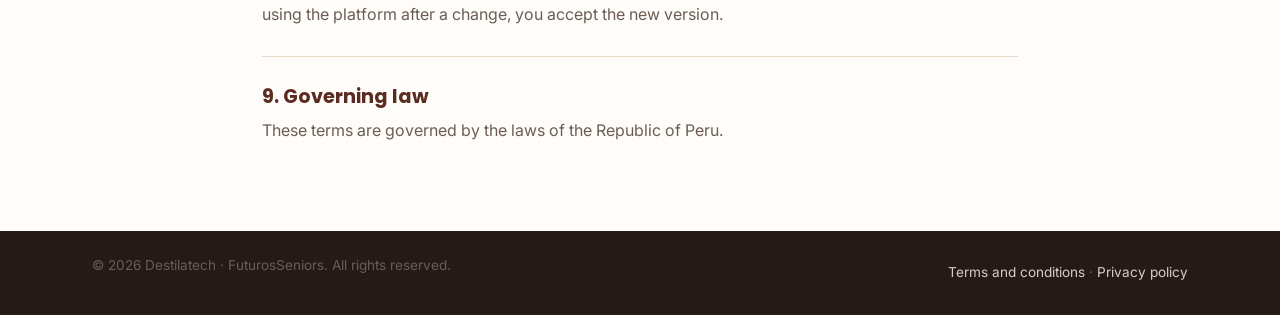
<file: terms.html>
<!DOCTYPE html>
<html lang="en">
<head>
    <meta charset="UTF-8">
    <meta name="viewport" content="width=device-width, initial-scale=1.0">
    <title data-i18n="terms.metaTitle">Terms and conditions — Destilatech</title>
    <link rel="preconnect" href="https://fonts.googleapis.com">
    <link rel="preconnect" href="https://fonts.gstatic.com" crossorigin>
    <link href="https://fonts.googleapis.com/css2?family=Poppins:wght@600;700;800&family=Inter:wght@400;500;600&display=swap" rel="stylesheet">
    <link rel="stylesheet" href="css/styles.css?v=7">
</head>
<body class="legal-page">

<header class="header">
    <div class="container header__inner">
        <a href="index.html" class="logo" data-i18n-attrs='{"aria-label":"logo.ariaLabel"}' aria-label="Destilatech - home">
      <span class="logo__icon" aria-hidden="true">
        <svg viewBox="0 0 24 24" width="28" height="28" fill="none" xmlns="http://www.w3.org/2000/svg">
          <path d="M4.5 3.2h15" stroke="currentColor" stroke-width="1.6" stroke-linecap="round"/>
          <path d="M4.5 3.2c0 5.4 3.3 9.7 7.5 9.7s7.5-4.3 7.5-9.7" stroke="currentColor" stroke-width="1.6" stroke-linecap="round" stroke-linejoin="round"/>
          <path d="M12 12.9v6.6" stroke="currentColor" stroke-width="1.6" stroke-linecap="round"/>
          <path d="M8.3 20.5h7.4" stroke="currentColor" stroke-width="1.6" stroke-linecap="round"/>
          <circle cx="16.3" cy="4.6" r="1.15" style="fill: var(--color-accent)"/>
        </svg>
      </span>
            <span class="logo__text">Destila<strong>tech</strong></span>
        </a>
        <div class="legal-header__actions">
            <div class="lang-switch" role="group" data-i18n-attrs='{"aria-label":"lang.switchLabel"}' aria-label="Language selector">
                <button type="button" class="lang-switch__btn is-active" data-lang="en">EN</button>
                <button type="button" class="lang-switch__btn" data-lang="es">ES</button>
            </div>
            <a href="index.html" class="btn btn--ghost btn--sm" data-i18n="legal.back">Back to home</a>
        </div>
    </div>
</header>

<main class="section legal">
    <article class="container legal__inner">
        <span class="eyebrow">Legal</span>
        <h1 data-i18n="terms.title">Terms and conditions</h1>
        <p class="legal__updated" data-i18n="legal.updated">Last updated: October 2026</p>
        <p class="section__lead" data-i18n="terms.intro">These terms govern the use of the Destilatech website and platform. By accessing it or subscribing, you agree to them.</p>

        <section class="legal__section">
            <h2 data-i18n="terms.s1.title">1. About Destilatech</h2>
            <div class="legal__body" data-i18n="terms.s1.body">Destilatech is a SaaS platform for pisco producers and retailers, developed by the FuturosSeniors team as an academic project of the Software Engineering program at Universidad Peruana de Ciencias Aplicadas (UPC).</div>
        </section>
        <section class="legal__section">
            <h2 data-i18n="terms.s2.title">2. User accounts</h2>
            <div class="legal__body" data-i18n="terms.s2.body">You are responsible for keeping your account information accurate and your credentials confidential. Any activity carried out from your account is considered yours.</div>
        </section>
        <section class="legal__section">
            <h2 data-i18n="terms.s3.title">3. Subscriptions and payments</h2>
            <div class="legal__body" data-i18n="terms.s3.body"><ul><li>Plans (Basic, Professional and Enterprise) are billed monthly in Peruvian soles.</li><li>Your subscription renews every month until you cancel it.</li><li>You can cancel anytime and keep access until the end of the period already paid.</li><li>Partial periods are not refunded.</li></ul></div>
        </section>
        <section class="legal__section">
            <h2 data-i18n="terms.s4.title">4. Acceptable use</h2>
            <div class="legal__body" data-i18n="terms.s4.body">You may not use the platform for unlawful purposes, try to access other users' accounts or data, interfere with its operation, or copy or resell the service without authorization.</div>
        </section>
        <section class="legal__section">
            <h2 data-i18n="terms.s5.title">5. Your data</h2>
            <div class="legal__body" data-i18n="terms.s5.body">The information you record (batches, inventory, orders, customers) belongs to you. How we handle personal data is described in our <a href="privacy.html">Privacy policy</a>.</div>
        </section>
        <section class="legal__section">
            <h2 data-i18n="terms.s6.title">6. IoT monitoring and estimates</h2>
            <div class="legal__body" data-i18n="terms.s6.body">Within the current scope of the project, IoT sensor readings are simulated. Restock estimates and alerts are decision aids and do not guarantee results; production and purchasing decisions remain the responsibility of each user.</div>
        </section>
        <section class="legal__section">
            <h2 data-i18n="terms.s7.title">7. Availability and liability</h2>
            <div class="legal__body" data-i18n="terms.s7.body">The platform is provided "as is". It may be subject to maintenance or interruptions. Destilatech is not liable for indirect losses arising from the use of, or inability to use, the service.</div>
        </section>
        <section class="legal__section">
            <h2 data-i18n="terms.s8.title">8. Changes to these terms</h2>
            <div class="legal__body" data-i18n="terms.s8.body">We may update these terms. The date of the last update is shown at the top of this page; if you keep using the platform after a change, you accept the new version.</div>
        </section>
        <section class="legal__section">
            <h2 data-i18n="terms.s9.title">9. Governing law</h2>
            <div class="legal__body" data-i18n="terms.s9.body">These terms are governed by the laws of the Republic of Peru.</div>
        </section>
    </article>
</main>

<footer class="footer">
    <div class="footer__bottom container">
        <p>&copy; <span id="year"></span> <span data-i18n="footer.copyright">Destilatech · FuturosSeniors. All rights reserved.</span></p>
        <p class="legal__links">
            <a href="terms.html" data-i18n="footer.termsLink">Terms and conditions</a> ·
            <a href="privacy.html" data-i18n="footer.privacyLink">Privacy policy</a>
        </p>
    </div>
</footer>

<script src="js/i18n.js"></script>
<script src="js/legal-i18n.js"></script>
<script src="js/script.js"></script>
</body>
</html>
</file>
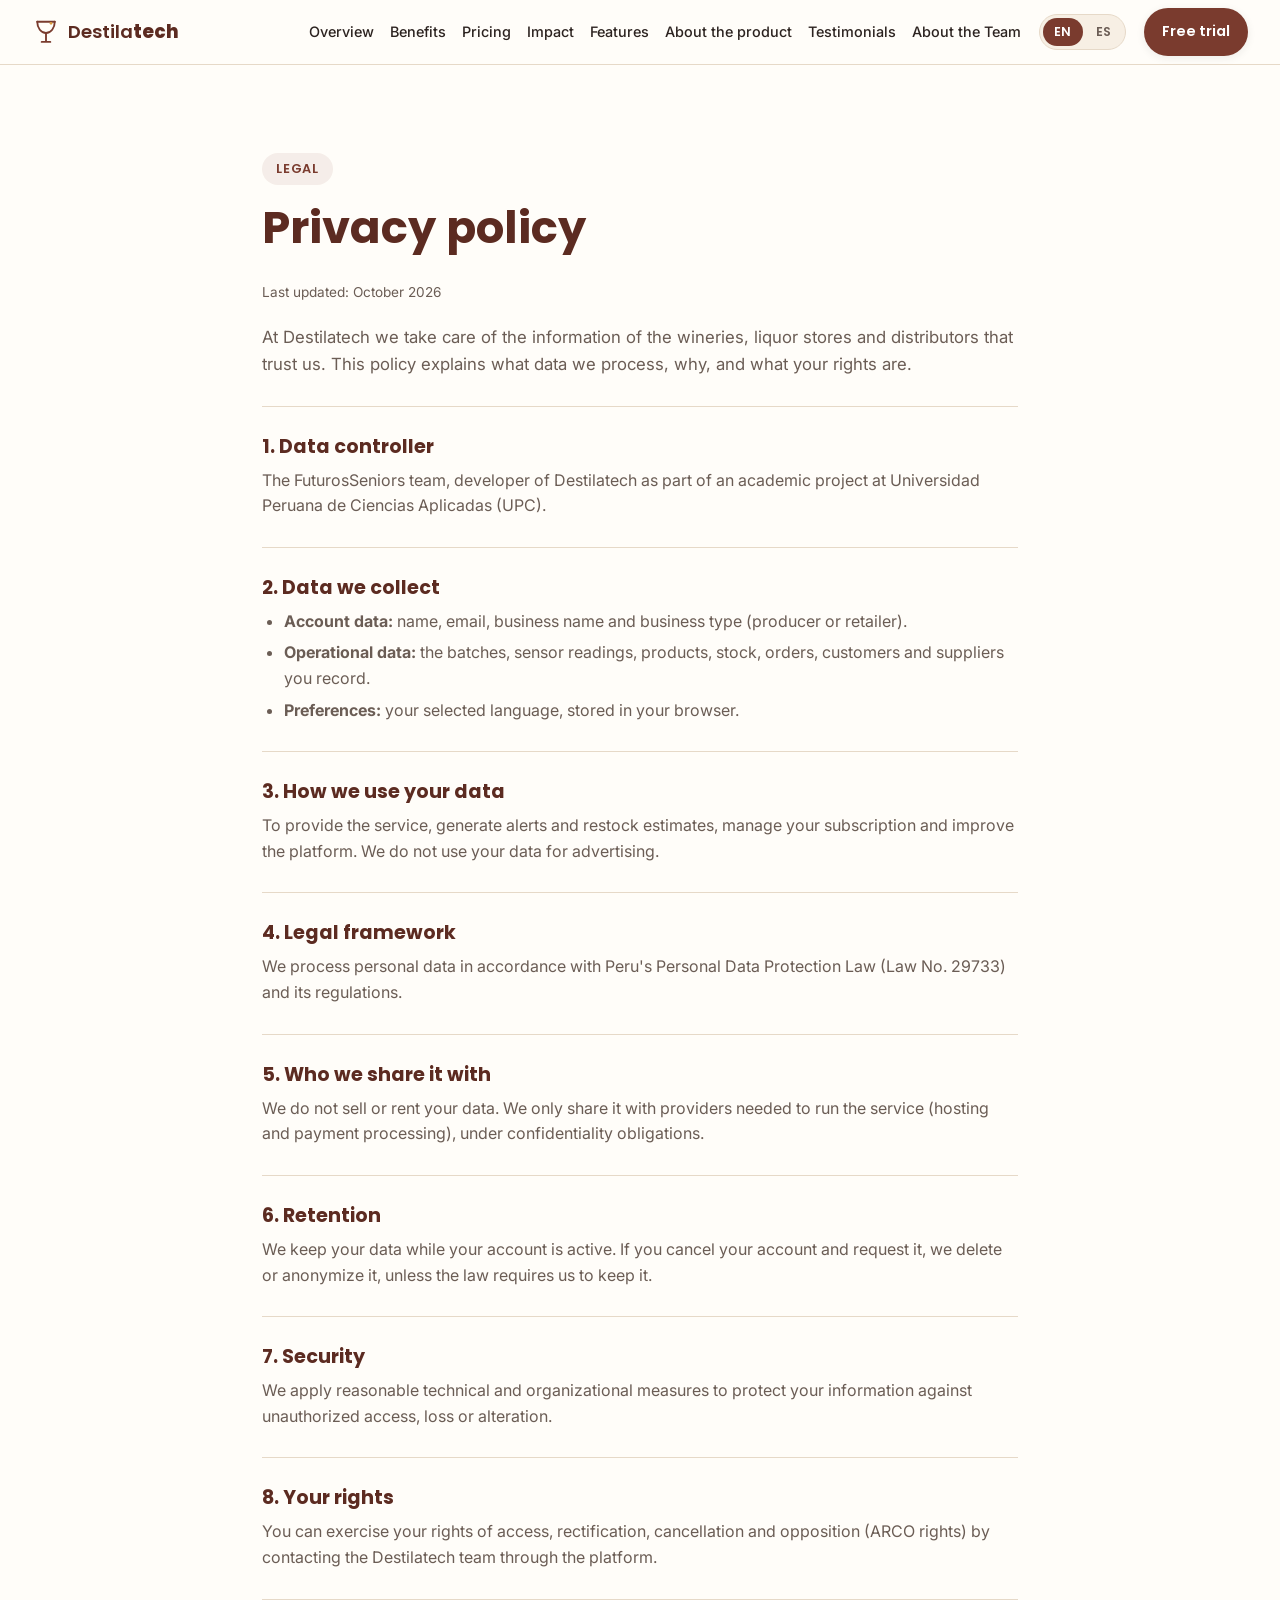
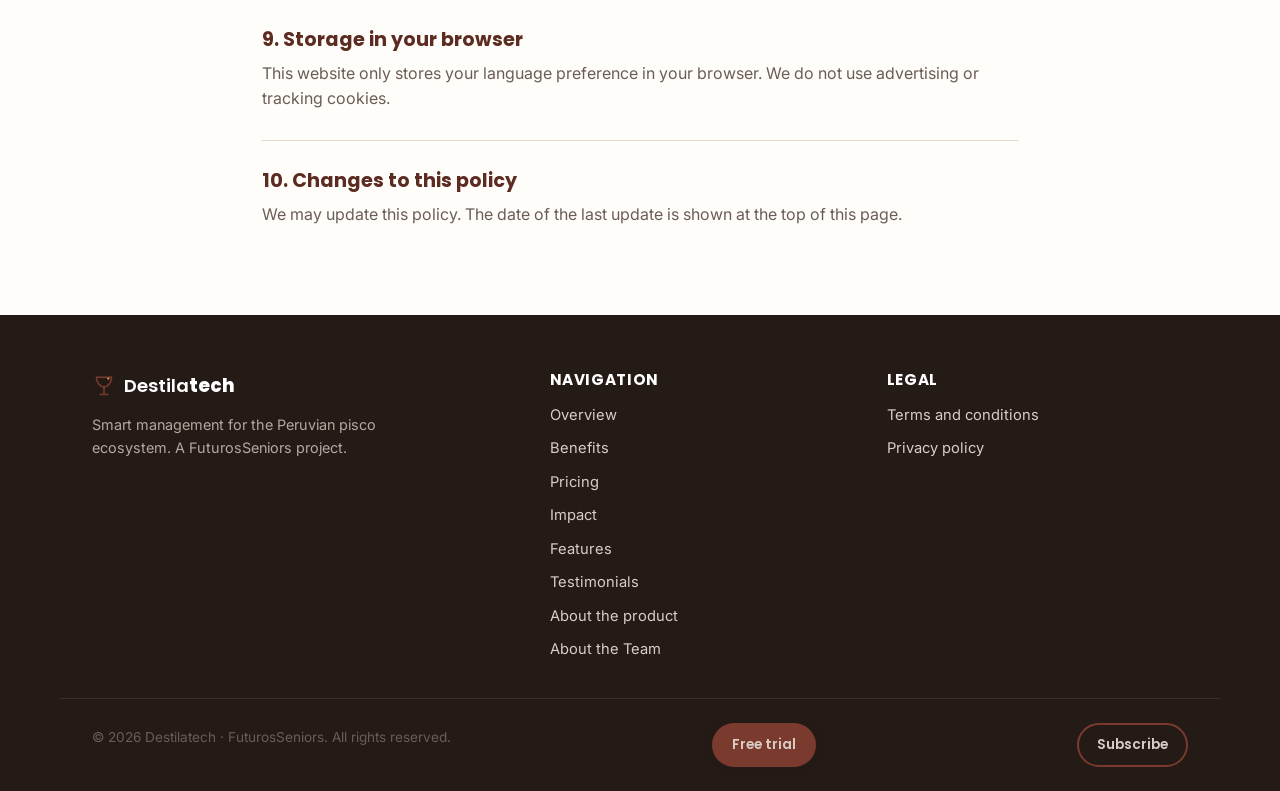
<file: public/privacy.html>
<!DOCTYPE html>
<html lang="en">
<head>
    <meta charset="UTF-8">
    <meta name="viewport" content="width=device-width, initial-scale=1.0">
    <title data-i18n="privacy.metaTitle">Privacy policy — Destilatech</title>
    <link rel="preconnect" href="https://fonts.googleapis.com">
    <link rel="preconnect" href="https://fonts.gstatic.com" crossorigin>
    <link href="https://fonts.googleapis.com/css2?family=Poppins:wght@600;700;800&family=Inter:wght@400;500;600&display=swap" rel="stylesheet">
    <link rel="stylesheet" href="assets/styles/styles.css?v=10">
</head>
<body>

<div id="header-placeholder"></div>

<main class="section legal">
    <article class="container legal__inner">
        <span class="eyebrow">Legal</span>
        <h1 data-i18n="privacy.title">Privacy policy</h1>
        <p class="legal__updated" data-i18n="legal.updated">Last updated: October 2026</p>
        <p class="section__lead" data-i18n="privacy.intro">At Destilatech we take care of the information of the wineries, liquor stores and distributors that trust us. This policy explains what data we process, why, and what your rights are.</p>

        <section class="legal__section">
            <h2 data-i18n="privacy.s1.title">1. Data controller</h2>
            <div class="legal__body" data-i18n="privacy.s1.body">The FuturosSeniors team, developer of Destilatech as part of an academic project at Universidad Peruana de Ciencias Aplicadas (UPC).</div>
        </section>
        <section class="legal__section">
            <h2 data-i18n="privacy.s2.title">2. Data we collect</h2>
            <div class="legal__body" data-i18n="privacy.s2.body"><ul><li><strong>Account data:</strong> name, email, business name and business type (producer or retailer).</li><li><strong>Operational data:</strong> the batches, sensor readings, products, stock, orders, customers and suppliers you record.</li><li><strong>Preferences:</strong> your selected language, stored in your browser.</li></ul></div>
        </section>
        <section class="legal__section">
            <h2 data-i18n="privacy.s3.title">3. How we use your data</h2>
            <div class="legal__body" data-i18n="privacy.s3.body">To provide the service, generate alerts and restock estimates, manage your subscription and improve the platform. We do not use your data for advertising.</div>
        </section>
        <section class="legal__section">
            <h2 data-i18n="privacy.s4.title">4. Legal framework</h2>
            <div class="legal__body" data-i18n="privacy.s4.body">We process personal data in accordance with Peru's Personal Data Protection Law (Law No. 29733) and its regulations.</div>
        </section>
        <section class="legal__section">
            <h2 data-i18n="privacy.s5.title">5. Who we share it with</h2>
            <div class="legal__body" data-i18n="privacy.s5.body">We do not sell or rent your data. We only share it with providers needed to run the service (hosting and payment processing), under confidentiality obligations.</div>
        </section>
        <section class="legal__section">
            <h2 data-i18n="privacy.s6.title">6. Retention</h2>
            <div class="legal__body" data-i18n="privacy.s6.body">We keep your data while your account is active. If you cancel your account and request it, we delete or anonymize it, unless the law requires us to keep it.</div>
        </section>
        <section class="legal__section">
            <h2 data-i18n="privacy.s7.title">7. Security</h2>
            <div class="legal__body" data-i18n="privacy.s7.body">We apply reasonable technical and organizational measures to protect your information against unauthorized access, loss or alteration.</div>
        </section>
        <section class="legal__section">
            <h2 data-i18n="privacy.s8.title">8. Your rights</h2>
            <div class="legal__body" data-i18n="privacy.s8.body">You can exercise your rights of access, rectification, cancellation and opposition (ARCO rights) by contacting the Destilatech team through the platform.</div>
        </section>
        <section class="legal__section">
            <h2 data-i18n="privacy.s9.title">9. Storage in your browser</h2>
            <div class="legal__body" data-i18n="privacy.s9.body">This website only stores your language preference in your browser. We do not use advertising or tracking cookies.</div>
        </section>
        <section class="legal__section">
            <h2 data-i18n="privacy.s10.title">10. Changes to this policy</h2>
            <div class="legal__body" data-i18n="privacy.s10.body">We may update this policy. The date of the last update is shown at the top of this page.</div>
        </section>
    </article>
</main>

<div id="footer-placeholder"></div>

<script src="assets/scripts/i18n.js"></script>
<script src="assets/scripts/legal-i18n.js"></script>
<script src="assets/scripts/main.js"></script>
</body>
</html>
</file>
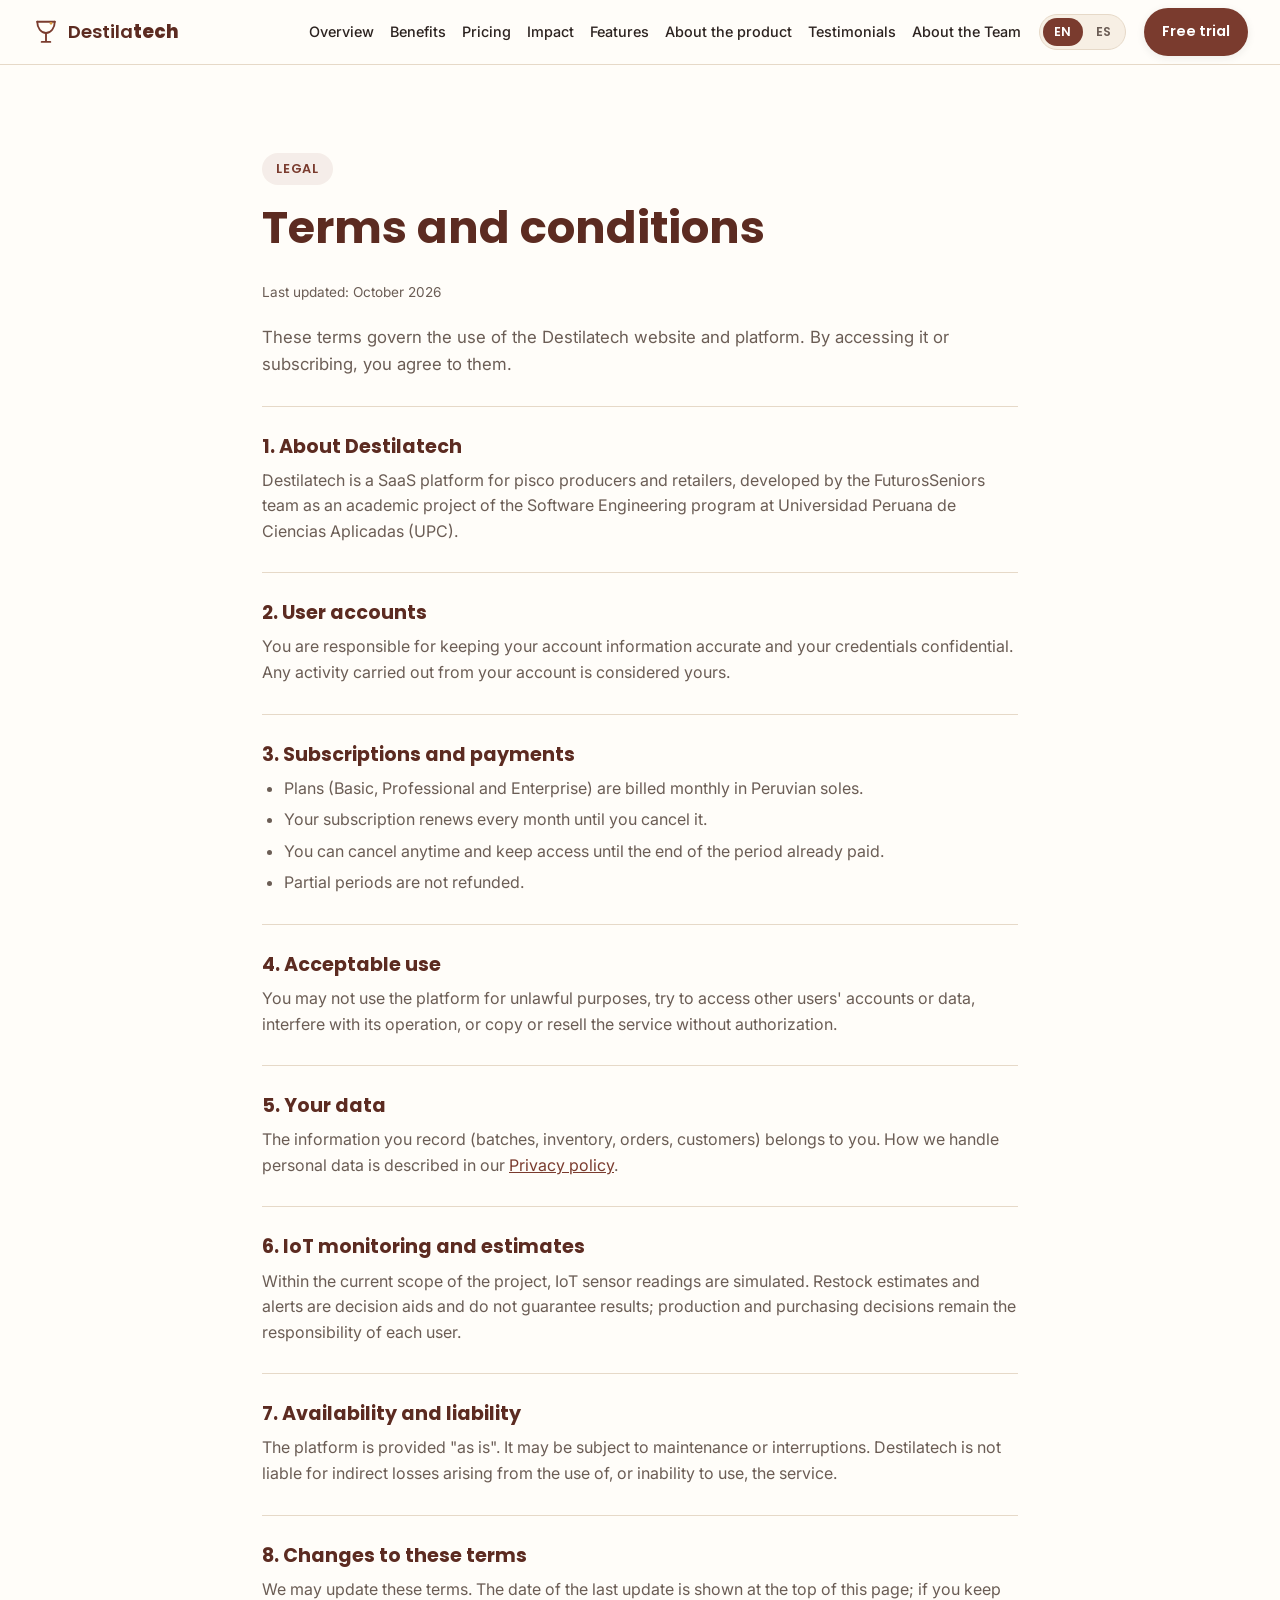
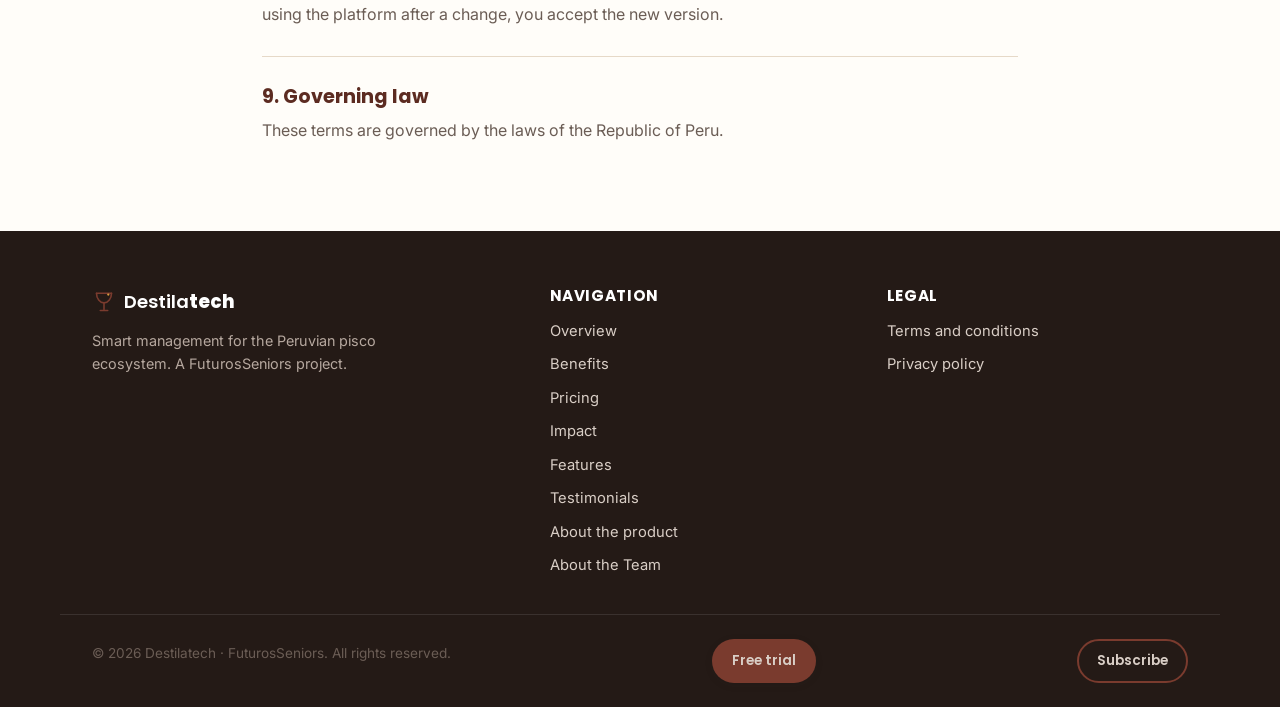
<file: public/terms.html>
<!DOCTYPE html>
<html lang="en">
<head>
    <meta charset="UTF-8">
    <meta name="viewport" content="width=device-width, initial-scale=1.0">
    <title data-i18n="terms.metaTitle">Terms and conditions — Destilatech</title>
    <link rel="preconnect" href="https://fonts.googleapis.com">
    <link rel="preconnect" href="https://fonts.gstatic.com" crossorigin>
    <link href="https://fonts.googleapis.com/css2?family=Poppins:wght@600;700;800&family=Inter:wght@400;500;600&display=swap" rel="stylesheet">
    <link rel="stylesheet" href="assets/styles/styles.css?v=10">
</head>
<body>

<div id="header-placeholder"></div>

<main class="section legal">
    <article class="container legal__inner">
        <span class="eyebrow">Legal</span>
        <h1 data-i18n="terms.title">Terms and conditions</h1>
        <p class="legal__updated" data-i18n="legal.updated">Last updated: October 2026</p>
        <p class="section__lead" data-i18n="terms.intro">These terms govern the use of the Destilatech website and platform. By accessing it or subscribing, you agree to them.</p>

        <section class="legal__section">
            <h2 data-i18n="terms.s1.title">1. About Destilatech</h2>
            <div class="legal__body" data-i18n="terms.s1.body">Destilatech is a SaaS platform for pisco producers and retailers, developed by the FuturosSeniors team as an academic project of the Software Engineering program at Universidad Peruana de Ciencias Aplicadas (UPC).</div>
        </section>
        <section class="legal__section">
            <h2 data-i18n="terms.s2.title">2. User accounts</h2>
            <div class="legal__body" data-i18n="terms.s2.body">You are responsible for keeping your account information accurate and your credentials confidential. Any activity carried out from your account is considered yours.</div>
        </section>
        <section class="legal__section">
            <h2 data-i18n="terms.s3.title">3. Subscriptions and payments</h2>
            <div class="legal__body" data-i18n="terms.s3.body"><ul><li>Plans (Basic, Professional and Enterprise) are billed monthly in Peruvian soles.</li><li>Your subscription renews every month until you cancel it.</li><li>You can cancel anytime and keep access until the end of the period already paid.</li><li>Partial periods are not refunded.</li></ul></div>
        </section>
        <section class="legal__section">
            <h2 data-i18n="terms.s4.title">4. Acceptable use</h2>
            <div class="legal__body" data-i18n="terms.s4.body">You may not use the platform for unlawful purposes, try to access other users' accounts or data, interfere with its operation, or copy or resell the service without authorization.</div>
        </section>
        <section class="legal__section">
            <h2 data-i18n="terms.s5.title">5. Your data</h2>
            <div class="legal__body" data-i18n="terms.s5.body">The information you record (batches, inventory, orders, customers) belongs to you. How we handle personal data is described in our <a href="privacy.html">Privacy policy</a>.</div>
        </section>
        <section class="legal__section">
            <h2 data-i18n="terms.s6.title">6. IoT monitoring and estimates</h2>
            <div class="legal__body" data-i18n="terms.s6.body">Within the current scope of the project, IoT sensor readings are simulated. Restock estimates and alerts are decision aids and do not guarantee results; production and purchasing decisions remain the responsibility of each user.</div>
        </section>
        <section class="legal__section">
            <h2 data-i18n="terms.s7.title">7. Availability and liability</h2>
            <div class="legal__body" data-i18n="terms.s7.body">The platform is provided "as is". It may be subject to maintenance or interruptions. Destilatech is not liable for indirect losses arising from the use of, or inability to use, the service.</div>
        </section>
        <section class="legal__section">
            <h2 data-i18n="terms.s8.title">8. Changes to these terms</h2>
            <div class="legal__body" data-i18n="terms.s8.body">We may update these terms. The date of the last update is shown at the top of this page; if you keep using the platform after a change, you accept the new version.</div>
        </section>
        <section class="legal__section">
            <h2 data-i18n="terms.s9.title">9. Governing law</h2>
            <div class="legal__body" data-i18n="terms.s9.body">These terms are governed by the laws of the Republic of Peru.</div>
        </section>
    </article>
</main>

<div id="footer-placeholder"></div>

<script src="assets/scripts/i18n.js"></script>
<script src="assets/scripts/legal-i18n.js"></script>
<script src="assets/scripts/main.js"></script>
</body>
</html>
</file>
<file: css/styles.css>
:root {
  --color-primary: #7a3b2e;
  --color-primary-dark: #5c2b21;
  --color-primary-light: #a85c3f;
  --color-accent: #d99b3f;
  --color-bg: #fffdf9;
  --color-bg-alt: #f7efe4;
  --color-text: #2c2320;
  --color-text-muted: #6b5d55;
  --color-border: #e6d9c8;
  --color-success: #2f7a4f;
  --color-warn: #b8781f;

  --font-heading: 'Poppins', sans-serif;
  --font-body: 'Inter', sans-serif;

  --radius-sm: 8px;
  --radius-md: 14px;
  --radius-lg: 22px;

  --shadow-sm: 0 2px 8px rgba(44, 35, 32, 0.08);
  --shadow-md: 0 10px 30px rgba(44, 35, 32, 0.12);

  --header-height: 64px;
  --container-width: 1160px;
}

* , *::before, *::after { box-sizing: border-box; }
html { scroll-behavior: smooth; }

body {
  margin: 0;
  font-family: var(--font-body);
  color: var(--color-text);
  background: var(--color-bg);
  line-height: 1.6;
  -webkit-font-smoothing: antialiased;
}

img { max-width: 100%; display: block; }
ul { list-style: none; margin: 0; padding: 0; }
a { color: inherit; text-decoration: none; }

h1, h2, h3 {
  font-family: var(--font-heading);
  color: var(--color-primary-dark);
  line-height: 1.2;
  margin: 0 0 0.6em;
}

h1 { font-size: clamp(1.8rem, 5vw, 2.8rem); }
h2 { font-size: clamp(1.5rem, 4vw, 2.1rem); }
h3 { font-size: 1.15rem; }

p { margin: 0 0 1em; color: var(--color-text-muted); }

.container {
  width: 100%;
  max-width: var(--container-width);
  margin-inline: auto;
  padding-inline: 20px;
}

.section { padding: 64px 0; overflow: hidden; }

.eyebrow {
  display: inline-block;
  font-family: var(--font-heading);
  font-weight: 600;
  font-size: 0.8rem;
  letter-spacing: 0.06em;
  text-transform: uppercase;
  color: var(--color-primary);
  background: rgba(122, 59, 46, 0.08);
  padding: 6px 14px;
  border-radius: 999px;
  margin-bottom: 16px;
}
.eyebrow--light { color: #fff; background: rgba(255,255,255,0.15); }

.section__head { max-width: 640px; margin-bottom: 40px; }
.section__head--light h2 { color: #fff; }
.section__head--center { margin-inline: auto; text-align: center; }
.section__lead { font-size: 1.05rem; }

.btn {
  display: inline-flex;
  align-items: center;
  justify-content: center;
  gap: 8px;
  font-family: var(--font-heading);
  font-weight: 600;
  font-size: 0.95rem;
  padding: 12px 24px;
  border-radius: 999px;
  border: 2px solid transparent;
  cursor: pointer;
  transition: transform 0.15s ease, box-shadow 0.15s ease, background-color 0.15s ease, color 0.15s ease;
  white-space: nowrap;
}
.btn--primary {
  background: var(--color-primary);
  color: #fff;
  box-shadow: var(--shadow-sm);
}
.btn--primary:hover { background: var(--color-primary-dark); transform: translateY(-1px); }

.btn--outline {
  background: transparent;
  color: var(--color-primary);
  border-color: var(--color-primary);
}
.btn--outline:hover { background: var(--color-primary); color: #fff; }

.btn--ghost {
  background: transparent;
  color: var(--color-primary-dark);
  border-color: var(--color-border);
}
.btn--ghost:hover { border-color: var(--color-primary); }

.btn--lg { padding: 14px 30px; font-size: 1rem; }
.btn--sm { padding: 9px 18px; font-size: 0.85rem; }

.header {
  position: sticky;
  top: 0;
  z-index: 100;
  background: rgba(255, 253, 249, 0.92);
  backdrop-filter: blur(8px);
  border-bottom: 1px solid var(--color-border);
}

.header__inner {
  display: flex;
  align-items: center;
  justify-content: space-between;
  gap: 40px;
  max-width: 1320px;
  height: var(--header-height);
  position: relative;
}

.logo {
  display: inline-flex;
  align-items: center;
  gap: 8px;
  font-family: var(--font-heading);
  font-weight: 600;
  font-size: 1.15rem;
  color: var(--color-primary-dark);
}
.logo__icon { color: var(--color-primary); display: inline-flex; }
.logo__text strong { font-weight: 800; }

.nav {
  display: flex;
  align-items: center;
  gap: 28px;
}

.nav__list {
  display: flex;
  gap: 24px;
}

.nav__link {
  font-weight: 500;
  font-size: 0.95rem;
  color: var(--color-text);
  padding: 8px 0;
  border-bottom: 2px solid transparent;
  white-space: nowrap;
  transition: color 0.15s ease, border-color 0.15s ease;
}
.nav__link:hover { color: var(--color-primary); border-color: var(--color-accent); }

.lang-switch {
  display: flex;
  gap: 2px;
  background: var(--color-bg-alt);
  border: 1px solid var(--color-border);
  border-radius: 999px;
  padding: 3px;
}
.lang-switch__btn {
  border: none;
  background: transparent;
  cursor: pointer;
  font-family: var(--font-heading);
  font-weight: 600;
  font-size: 0.78rem;
  letter-spacing: 0.02em;
  color: var(--color-text-muted);
  padding: 5px 11px;
  border-radius: 999px;
  transition: background-color 0.15s ease, color 0.15s ease;
}
.lang-switch__btn.is-active {
  background: var(--color-primary);
  color: #fff;
}
.lang-switch__btn:not(.is-active):hover { color: var(--color-primary); }

.hamburger {
  display: flex;
  flex-direction: column;
  justify-content: center;
  gap: 5px;
  width: 40px;
  height: 40px;
  background: transparent;
  border: none;
  cursor: pointer;
  padding: 0;
}
.hamburger span {
  display: block;
  width: 24px;
  height: 2px;
  background: var(--color-primary-dark);
  margin-inline: auto;
  transition: transform 0.2s ease, opacity 0.2s ease;
}
.hamburger[aria-expanded="true"] span:nth-child(1) { transform: translateY(7px) rotate(45deg); }
.hamburger[aria-expanded="true"] span:nth-child(2) { opacity: 0; }
.hamburger[aria-expanded="true"] span:nth-child(3) { transform: translateY(-7px) rotate(-45deg); }

.hero { padding-top: 56px; padding-bottom: 0; }

.hero__inner {
  display: flex;
  flex-direction: column;
  gap: 36px;
  padding-bottom: 48px;
}

.hero__lead { font-size: 1.05rem; max-width: 60ch; }
.hero__actions { display: flex; flex-wrap: wrap; gap: 14px; margin: 24px 0 12px; }
.hero__note { font-size: 0.85rem; color: var(--color-text-muted); }

.hero__visual {
  position: relative;
  border-radius: var(--radius-lg);
  overflow: hidden;
  box-shadow: var(--shadow-md);
}

.hero__photo {
  width: 100%;
  height: 280px;
  object-fit: cover;
  display: block;
}

.hero__card {
  position: absolute;
  background: rgba(255, 255, 255, 0.92);
  backdrop-filter: blur(6px);
  border: 1px solid rgba(255, 255, 255, 0.6);
  border-radius: var(--radius-md);
  padding: 14px 18px;
  box-shadow: var(--shadow-md);
  display: flex;
  flex-direction: column;
  gap: 4px;
  max-width: 220px;
}
.hero__card-label { font-size: 0.75rem; color: var(--color-text-muted); }
.hero__card-value { font-family: var(--font-heading); font-size: 1.4rem; font-weight: 700; color: var(--color-primary-dark); }
.hero__card-status { align-self: flex-start; font-size: 0.7rem; font-weight: 600; padding: 3px 10px; border-radius: 999px; }
.hero__card-status--ok { background: rgba(47, 122, 79, 0.12); color: var(--color-success); }
.hero__card-status--warn { background: rgba(184, 120, 31, 0.14); color: var(--color-warn); }
.hero__card--1 { top: 20px; left: 20px; }
.hero__card--2 { bottom: 20px; right: 20px; }

.segments {
  display: grid;
  grid-template-columns: 1fr;
  gap: 20px;
  padding-bottom: 64px;
}

.segment-card {
  background: var(--color-bg-alt);
  border-radius: var(--radius-lg);
  padding: 28px;
  border: 1px solid var(--color-border);
  overflow: hidden;
}
.segment-card--alt { background: #fff; }

.segment-card__media {
  margin: -28px -28px 20px;
  aspect-ratio: 16 / 9;
  overflow: hidden;
}
.segment-card__media img {
  width: 100%;
  height: 100%;
  object-fit: cover;
}
.segment-card__tag {
  display: inline-block;
  font-size: 0.75rem;
  font-weight: 700;
  letter-spacing: 0.04em;
  text-transform: uppercase;
  color: var(--color-primary);
  margin-bottom: 10px;
}
.segment-card__list { margin-top: 14px; display: flex; flex-direction: column; gap: 8px; }
.segment-card__list li {
  position: relative;
  padding-left: 22px;
  font-size: 0.95rem;
  color: var(--color-text);
}
.segment-card__list li::before {
  content: "✓";
  position: absolute;
  left: 0;
  color: var(--color-success);
  font-weight: 700;
}

.goals { background: var(--color-bg-alt); }

.goals__grid {
  display: grid;
  grid-template-columns: 1fr;
  gap: 20px;
}

.goal-card {
  background: #fff;
  border-radius: var(--radius-md);
  padding: 26px;
  border: 1px solid var(--color-border);
  transition: transform 0.15s ease, box-shadow 0.15s ease;
}
.goal-card:hover { transform: translateY(-3px); box-shadow: var(--shadow-md); }

.goal-card__icon {
  width: 48px;
  height: 48px;
  border-radius: 12px;
  background: rgba(122, 59, 46, 0.1);
  color: var(--color-primary);
  display: flex;
  align-items: center;
  justify-content: center;
  margin-bottom: 16px;
}

.goal-card h3 { margin-bottom: 8px; }
.goal-card p { margin: 0; font-size: 0.95rem; }

.pricing__grid {
  display: grid;
  grid-template-columns: 1fr;
  gap: 24px;
}

.price-card {
  background: #fff;
  border: 1px solid var(--color-border);
  border-radius: var(--radius-lg);
  padding: 30px 26px;
  display: flex;
  flex-direction: column;
  position: relative;
}
.price-card--featured {
  border-color: var(--color-primary);
  box-shadow: var(--shadow-md);
}
.price-card__badge {
  position: absolute;
  top: -12px;
  left: 26px;
  background: var(--color-accent);
  color: #3a2a10;
  font-size: 0.75rem;
  font-weight: 700;
  padding: 4px 12px;
  border-radius: 999px;
}
.price-card__price {
  font-family: var(--font-heading);
  font-size: 1.4rem;
  font-weight: 700;
  color: var(--color-primary-dark);
  margin-bottom: 4px;
}
.price-card__price span { font-size: 0.85rem; font-weight: 500; color: var(--color-text-muted); }
.price-card__desc { font-size: 0.9rem; }
.price-card__list { flex: 1; display: flex; flex-direction: column; gap: 8px; margin: 12px 0 24px; }
.price-card__list li {
  position: relative;
  padding-left: 22px;
  font-size: 0.9rem;
  color: var(--color-text);
}
.price-card__list li::before {
  content: "✓";
  position: absolute;
  left: 0;
  color: var(--color-success);
  font-weight: 700;
}
.price-card .btn { align-self: stretch; text-align: center; }

.impact {
  background: linear-gradient(135deg, var(--color-primary-dark), var(--color-primary));
  color: #fff;
}
.impact--photo {
  position: relative;
  background-image: linear-gradient(135deg, rgba(58, 27, 20, 0.88), rgba(122, 59, 46, 0.82)), url("../assets/img/impacto-vinedo.jpg");
  background-size: cover;
  background-position: center;
}
.impact__grid {
  display: grid;
  grid-template-columns: 1fr;
  gap: 24px;
  margin-bottom: 20px;
}
.impact-stat {
  background: rgba(255,255,255,0.08);
  border: 1px solid rgba(255,255,255,0.18);
  border-radius: var(--radius-lg);
  padding: 30px;
  text-align: center;
}
.impact-stat__number {
  display: block;
  font-family: var(--font-heading);
  font-size: 2.6rem;
  font-weight: 800;
  color: var(--color-accent);
}
.impact-stat__label { display: block; margin-top: 8px; font-size: 0.95rem; color: rgba(255,255,255,0.85); }
.impact__source { font-size: 0.8rem; color: rgba(255,255,255,0.7); text-align: center; margin: 0; }

.tabs__buttons {
  display: flex;
  gap: 8px;
  background: var(--color-bg-alt);
  padding: 6px;
  border-radius: 999px;
  width: fit-content;
  margin-bottom: 32px;
}
.tabs__btn {
  border: none;
  background: transparent;
  padding: 10px 22px;
  border-radius: 999px;
  font-family: var(--font-heading);
  font-weight: 600;
  font-size: 0.9rem;
  color: var(--color-text-muted);
  cursor: pointer;
  transition: background-color 0.15s ease, color 0.15s ease;
}
.tabs__btn.is-active { background: var(--color-primary); color: #fff; }

.tabs__panel { display: none; }
.tabs__panel.is-active { display: block; }

.feature-grid {
  display: grid;
  grid-template-columns: 1fr;
  gap: 20px;
}
.feature-item {
  background: #fff;
  border: 1px solid var(--color-border);
  border-radius: var(--radius-md);
  padding: 22px;
}
.feature-item h3 { margin-bottom: 8px; font-size: 1.05rem; }
.feature-item p { margin: 0; font-size: 0.92rem; }

.product-video { background: var(--color-primary-dark); }
.product-video .section__lead { color: rgba(255, 255, 255, 0.8); }
.product-video .video-frame { background: #241a16; }

.testimonials { background: var(--color-bg-alt); }

.testimonials__grid {
  display: grid;
  grid-template-columns: 1fr;
  gap: 20px;
}
.testimonial-card {
  margin: 0;
  display: flex;
  flex-direction: column;
  gap: 16px;
  background: #fff;
  border: 1px solid var(--color-border);
  border-radius: var(--radius-md);
  padding: 24px;
  box-shadow: var(--shadow-sm);
}
.testimonial-card__rating { display: flex; gap: 2px; color: var(--color-accent); }
.testimonial-card__quote {
  flex: 1;
  margin: 0;
  font-size: 0.98rem;
  line-height: 1.65;
  color: var(--color-text);
}
.testimonial-card__quote::before { content: open-quote; }
.testimonial-card__quote::after { content: close-quote; }
.testimonial-card__author { display: flex; align-items: center; gap: 12px; }
.testimonial-card__author strong {
  display: block;
  font-family: var(--font-heading);
  font-size: 0.95rem;
  color: var(--color-primary-dark);
}
.testimonial-card__avatar {
  flex: 0 0 44px;
  width: 44px;
  height: 44px;
  border-radius: 50%;
  display: flex;
  align-items: center;
  justify-content: center;
  background: var(--color-primary);
  color: #fff;
  font-family: var(--font-heading);
  font-weight: 700;
  font-size: 0.9rem;
}
.testimonial-card__role { display: block; font-size: 0.82rem; color: var(--color-text-muted); }
.testimonials__note { margin: 24px 0 0; font-size: 0.8rem; text-align: center; }

.team__grid {
  display: grid;
  grid-template-columns: repeat(2, 1fr);
  gap: 20px;
}
.team-card {
  margin: 0;
  background: #fff;
  border: 1px solid var(--color-border);
  border-radius: var(--radius-md);
  padding: 16px;
  text-align: center;
}
.team-card__photo {
  position: relative;
  aspect-ratio: 1 / 1;
  border-radius: 50%;
  overflow: hidden;
  margin: 0 auto 14px;
  max-width: 160px;
  background: linear-gradient(135deg, var(--color-primary-light), var(--color-primary-dark));
}
.team-card__photo img { width: 100%; height: 100%; object-fit: cover; }
.team-card__photo.is-empty img { display: none; }
.team-card__photo.is-empty::after {
  content: attr(data-initials);
  position: absolute;
  inset: 0;
  display: flex;
  align-items: center;
  justify-content: center;
  font-family: var(--font-heading);
  font-weight: 700;
  font-size: 2rem;
  color: #fff;
}
.team-card__name {
  display: block;
  font-family: var(--font-heading);
  font-size: 0.95rem;
  color: var(--color-primary-dark);
  line-height: 1.3;
}
.team-card__role { display: block; margin-top: 4px; font-size: 0.82rem; color: var(--color-text-muted); }

.about__video { margin-top: 48px; }
.about__video h3 { text-align: center; margin-bottom: 18px; }
.video-frame {
  position: relative;
  max-width: 820px;
  margin-inline: auto;
  aspect-ratio: 16 / 9;
  border-radius: var(--radius-lg);
  overflow: hidden;
  background: var(--color-primary-dark);
  box-shadow: var(--shadow-md);
}
.video-frame iframe { width: 100%; height: 100%; border: 0; display: block; }
.video-frame__placeholder {
  position: absolute;
  inset: 0;
  display: flex;
  flex-direction: column;
  align-items: center;
  justify-content: center;
  gap: 12px;
  padding: 20px;
  color: rgba(255, 255, 255, 0.85);
  font-family: var(--font-heading);
  font-weight: 600;
  text-align: center;
}

.cta-final {
  background: var(--color-bg-alt);
  text-align: center;
}
.cta-final__inner { display: flex; flex-direction: column; align-items: center; gap: 8px; }
.cta-final h2 { max-width: 32ch; }
.cta-final p { margin-bottom: 20px; }

.legal-header__actions { display: flex; align-items: center; gap: 12px; }

.legal__inner { max-width: 820px; }
.legal__updated { font-size: 0.85rem; margin-bottom: 20px; }
.legal__section { padding-top: 28px; border-top: 1px solid var(--color-border); margin-top: 28px; }
.legal__section h2 { font-size: 1.2rem; margin-bottom: 10px; }
.legal__body { color: var(--color-text-muted); }
.legal__body ul { list-style: disc; padding-left: 22px; display: flex; flex-direction: column; gap: 6px; }
.legal__body a { color: var(--color-primary); text-decoration: underline; }
.legal + .footer { padding-top: 0; }
.legal__links { margin: 0; }

@media (max-width: 479.98px) {
  .legal-page .logo__text { display: none; }
}

.footer {
  background: #241a16;
  color: #d9cec6;
  padding-top: 56px;
}
.footer a { color: #d9cec6; }
.footer a:hover { color: var(--color-accent); }

.footer__inner {
  display: grid;
  grid-template-columns: 1fr;
  gap: 36px;
  padding-bottom: 36px;
  border-bottom: 1px solid rgba(255,255,255,0.1);
}

.footer__brand .logo--footer { color: #fff; margin-bottom: 12px; }
.footer__brand p { color: #b6a89f; font-size: 0.9rem; max-width: 32ch; }

.footer__col h3 {
  color: #fff;
  font-size: 0.95rem;
  text-transform: uppercase;
  letter-spacing: 0.04em;
  margin-bottom: 14px;
}
.footer__col ul { display: flex; flex-direction: column; gap: 10px; font-size: 0.92rem; }


.footer__bottom {
  display: flex;
  flex-direction: column;
  align-items: center;
  gap: 16px;
  padding-block: 24px;
  font-size: 0.85rem;
  color: #9c8f86;
  text-align: center;
}

@media (min-width: 480px) {
  .hero__actions { flex-wrap: nowrap; }
}

@media (min-width: 768px) {
  .container { padding-inline: 32px; }
  .section { padding: 88px 0; }

  .nav__list { display: flex; }

  .segments { grid-template-columns: 1fr 1fr; }
  .goals__grid { grid-template-columns: repeat(2, 1fr); }
  .pricing__grid { grid-template-columns: repeat(2, 1fr); }
  .impact__grid { grid-template-columns: repeat(2, 1fr); }
  .feature-grid { grid-template-columns: repeat(2, 1fr); }
  .team__grid { grid-template-columns: repeat(4, 1fr); }

  .footer__inner { grid-template-columns: 1.4fr 1fr 1fr; }
  .footer__bottom { flex-direction: row; justify-content: space-between; text-align: left; }
}

@media (min-width: 1024px) {
  .hero__inner { flex-direction: row; align-items: center; justify-content: space-between; gap: 40px; }
  .hero__content { max-width: 560px; flex: 1; }
  .hero__visual { flex: 0 0 440px; width: 440px; }
  .hero__photo { width: 100%; height: auto; aspect-ratio: 4 / 3; }

  .goals__grid { grid-template-columns: repeat(4, 1fr); }
  .pricing__grid { grid-template-columns: repeat(3, 1fr); }
  .testimonials__grid { grid-template-columns: repeat(3, 1fr); }
  .feature-grid { grid-template-columns: repeat(3, 1fr); }
}

@media (min-width: 1280px) {
  .nav { gap: 18px; }
  .nav__list { gap: 16px; }
  .nav__link { font-size: 0.9rem; }
}

@media (max-width: 1279.98px) {
  .nav {
    position: absolute;
    top: 100%;
    left: 0;
    right: 0;
    background: var(--color-bg);
    border-bottom: 1px solid var(--color-border);
    flex-direction: column;
    align-items: stretch;
    gap: 0;
    padding: 12px 20px 20px;
    box-shadow: var(--shadow-md);
    transform: translateY(-8px);
    opacity: 0;
    visibility: hidden;
    pointer-events: none;
    transition: opacity 0.2s ease, transform 0.2s ease;
  }
  .nav.is-open {
    transform: translateY(0);
    opacity: 1;
    visibility: visible;
    pointer-events: auto;
  }
  .nav__list { flex-direction: column; gap: 4px; margin-bottom: 16px; }
  .nav__link { display: block; padding: 10px 4px; }
  .lang-switch { align-self: flex-start; margin-bottom: 16px; }
  .nav__cta { width: 100%; text-align: center; }
  .hamburger { display: flex; }
}

@media (min-width: 1280px) {
  .hamburger { display: none; }
}
</file>
<file: public/assets/styles/styles.css>
:root {
  --color-primary: #7a3b2e;
  --color-primary-dark: #5c2b21;
  --color-primary-light: #a85c3f;
  --color-accent: #d99b3f;
  --color-bg: #fffdf9;
  --color-bg-alt: #f7efe4;
  --color-text: #2c2320;
  --color-text-muted: #6b5d55;
  --color-border: #e6d9c8;
  --color-success: #2f7a4f;
  --color-warn: #b8781f;

  --font-heading: 'Poppins', sans-serif;
  --font-body: 'Inter', sans-serif;

  --radius-sm: 8px;
  --radius-md: 14px;
  --radius-lg: 22px;

  --shadow-sm: 0 2px 8px rgba(44, 35, 32, 0.08);
  --shadow-md: 0 10px 30px rgba(44, 35, 32, 0.12);

  --header-height: 64px;
  --container-width: 1160px;
}

* , *::before, *::after { box-sizing: border-box; }
html { scroll-behavior: smooth; }

body {
  margin: 0;
  font-family: var(--font-body);
  color: var(--color-text);
  background: var(--color-bg);
  line-height: 1.6;
  -webkit-font-smoothing: antialiased;
}

img { max-width: 100%; display: block; }
ul { list-style: none; margin: 0; padding: 0; }
a { color: inherit; text-decoration: none; }

h1, h2, h3 {
  font-family: var(--font-heading);
  color: var(--color-primary-dark);
  line-height: 1.2;
  margin: 0 0 0.6em;
}

h1 { font-size: clamp(1.8rem, 5vw, 2.8rem); }
h2 { font-size: clamp(1.5rem, 4vw, 2.1rem); }
h3 { font-size: 1.15rem; }

p { margin: 0 0 1em; color: var(--color-text-muted); }

.container {
  width: 100%;
  max-width: var(--container-width);
  margin-inline: auto;
  padding-inline: 20px;
}

.section { padding: 64px 0; overflow: hidden; }

.eyebrow {
  display: inline-block;
  font-family: var(--font-heading);
  font-weight: 600;
  font-size: 0.8rem;
  letter-spacing: 0.06em;
  text-transform: uppercase;
  color: var(--color-primary);
  background: rgba(122, 59, 46, 0.08);
  padding: 6px 14px;
  border-radius: 999px;
  margin-bottom: 16px;
}
.eyebrow--light { color: #fff; background: rgba(255,255,255,0.15); }

.section__head { max-width: 640px; margin-bottom: 40px; }
.section__head--light h2 { color: #fff; }
.section__head--center { margin-inline: auto; text-align: center; }
.section__lead { font-size: 1.05rem; }

.btn {
  display: inline-flex;
  align-items: center;
  justify-content: center;
  gap: 8px;
  font-family: var(--font-heading);
  font-weight: 600;
  font-size: 0.95rem;
  padding: 12px 24px;
  border-radius: 999px;
  border: 2px solid transparent;
  cursor: pointer;
  transition: transform 0.15s ease, box-shadow 0.15s ease, background-color 0.15s ease, color 0.15s ease;
  white-space: nowrap;
}
.btn--primary {
  background: var(--color-primary);
  color: #fff;
  box-shadow: var(--shadow-sm);
}
.btn--primary:hover { background: var(--color-primary-dark); transform: translateY(-1px); }

.btn--outline {
  background: transparent;
  color: var(--color-primary);
  border-color: var(--color-primary);
}
.btn--outline:hover { background: var(--color-primary); color: #fff; }

.btn--ghost {
  background: transparent;
  color: var(--color-primary-dark);
  border-color: var(--color-border);
}
.btn--ghost:hover { border-color: var(--color-primary); }

.btn--lg { padding: 14px 30px; font-size: 1rem; }
.btn--sm { padding: 9px 18px; font-size: 0.85rem; }

.header {
  position: sticky;
  top: 0;
  z-index: 100;
  background: rgba(255, 253, 249, 0.92);
  backdrop-filter: blur(8px);
  border-bottom: 1px solid var(--color-border);
}

.header__inner {
  display: flex;
  align-items: center;
  justify-content: space-between;
  gap: 40px;
  max-width: 1320px;
  height: var(--header-height);
  position: relative;
}

.logo {
  display: inline-flex;
  align-items: center;
  gap: 8px;
  font-family: var(--font-heading);
  font-weight: 600;
  font-size: 1.15rem;
  color: var(--color-primary-dark);
}
.logo__icon { color: var(--color-primary); display: inline-flex; }
.logo__text strong { font-weight: 800; }

.nav {
  display: flex;
  align-items: center;
  gap: 28px;
}

.nav__list {
  display: flex;
  gap: 24px;
}

.nav__link {
  font-weight: 500;
  font-size: 0.95rem;
  color: var(--color-text);
  padding: 8px 0;
  border-bottom: 2px solid transparent;
  white-space: nowrap;
  transition: color 0.15s ease, border-color 0.15s ease;
}
.nav__link:hover { color: var(--color-primary); border-color: var(--color-accent); }

.lang-switch {
  display: flex;
  gap: 2px;
  background: var(--color-bg-alt);
  border: 1px solid var(--color-border);
  border-radius: 999px;
  padding: 3px;
}
.lang-switch__btn {
  border: none;
  background: transparent;
  cursor: pointer;
  font-family: var(--font-heading);
  font-weight: 600;
  font-size: 0.78rem;
  letter-spacing: 0.02em;
  color: var(--color-text-muted);
  padding: 5px 11px;
  border-radius: 999px;
  transition: background-color 0.15s ease, color 0.15s ease;
}
.lang-switch__btn.is-active {
  background: var(--color-primary);
  color: #fff;
}
.lang-switch__btn:not(.is-active):hover { color: var(--color-primary); }

.hamburger {
  display: flex;
  flex-direction: column;
  justify-content: center;
  gap: 5px;
  width: 40px;
  height: 40px;
  background: transparent;
  border: none;
  cursor: pointer;
  padding: 0;
}
.hamburger span {
  display: block;
  width: 24px;
  height: 2px;
  background: var(--color-primary-dark);
  margin-inline: auto;
  transition: transform 0.2s ease, opacity 0.2s ease;
}
.hamburger[aria-expanded="true"] span:nth-child(1) { transform: translateY(7px) rotate(45deg); }
.hamburger[aria-expanded="true"] span:nth-child(2) { opacity: 0; }
.hamburger[aria-expanded="true"] span:nth-child(3) { transform: translateY(-7px) rotate(-45deg); }

.hero { padding-top: 56px; padding-bottom: 0; }

.hero__inner {
  display: flex;
  flex-direction: column;
  gap: 36px;
  padding-bottom: 48px;
}

.hero__lead { font-size: 1.05rem; max-width: 60ch; }
.hero__actions { display: flex; flex-wrap: wrap; gap: 14px; margin: 24px 0 12px; }
.hero__note { font-size: 0.85rem; color: var(--color-text-muted); }

.hero__visual {
  position: relative;
  border-radius: var(--radius-lg);
  overflow: hidden;
  box-shadow: var(--shadow-md);
}

.hero__photo {
  width: 100%;
  height: 280px;
  object-fit: cover;
  display: block;
}

.hero__card {
  position: absolute;
  background: rgba(255, 255, 255, 0.92);
  backdrop-filter: blur(6px);
  border: 1px solid rgba(255, 255, 255, 0.6);
  border-radius: var(--radius-md);
  padding: 14px 18px;
  box-shadow: var(--shadow-md);
  display: flex;
  flex-direction: column;
  gap: 4px;
  max-width: 220px;
}
.hero__card-label { font-size: 0.75rem; color: var(--color-text-muted); }
.hero__card-value { font-family: var(--font-heading); font-size: 1.4rem; font-weight: 700; color: var(--color-primary-dark); }
.hero__card-status { align-self: flex-start; font-size: 0.7rem; font-weight: 600; padding: 3px 10px; border-radius: 999px; }
.hero__card-status--ok { background: rgba(47, 122, 79, 0.12); color: var(--color-success); }
.hero__card-status--warn { background: rgba(184, 120, 31, 0.14); color: var(--color-warn); }
.hero__card--1 { top: 20px; left: 20px; }
.hero__card--2 { bottom: 20px; right: 20px; }

.segments {
  display: grid;
  grid-template-columns: 1fr;
  gap: 20px;
  padding-bottom: 64px;
}

.segment-card {
  background: var(--color-bg-alt);
  border-radius: var(--radius-lg);
  padding: 28px;
  border: 1px solid var(--color-border);
  overflow: hidden;
}
.segment-card--alt { background: #fff; }

.segment-card__media {
  margin: -28px -28px 20px;
  aspect-ratio: 16 / 9;
  overflow: hidden;
}
.segment-card__media img {
  width: 100%;
  height: 100%;
  object-fit: cover;
}
.segment-card__tag {
  display: inline-block;
  font-size: 0.75rem;
  font-weight: 700;
  letter-spacing: 0.04em;
  text-transform: uppercase;
  color: var(--color-primary);
  margin-bottom: 10px;
}
.segment-card__list { margin-top: 14px; display: flex; flex-direction: column; gap: 8px; }
.segment-card__cta { margin-top: 20px; }
.segment-card__list li {
  position: relative;
  padding-left: 22px;
  font-size: 0.95rem;
  color: var(--color-text);
}
.segment-card__list li::before {
  content: "✓";
  position: absolute;
  left: 0;
  color: var(--color-success);
  font-weight: 700;
}

.goals { background: var(--color-bg-alt); }

.goals__grid {
  display: grid;
  grid-template-columns: 1fr;
  gap: 20px;
}

.goal-card {
  background: #fff;
  border-radius: var(--radius-md);
  padding: 26px;
  border: 1px solid var(--color-border);
  transition: transform 0.15s ease, box-shadow 0.15s ease;
}
.goal-card:hover { transform: translateY(-3px); box-shadow: var(--shadow-md); }

.goal-card__icon {
  width: 48px;
  height: 48px;
  border-radius: 12px;
  background: rgba(122, 59, 46, 0.1);
  color: var(--color-primary);
  display: flex;
  align-items: center;
  justify-content: center;
  margin-bottom: 16px;
}

.goal-card h3 { margin-bottom: 8px; }
.goal-card p { margin: 0; font-size: 0.95rem; }

.pricing__grid {
  display: grid;
  grid-template-columns: 1fr;
  gap: 24px;
}

.price-card {
  background: #fff;
  border: 1px solid var(--color-border);
  border-radius: var(--radius-lg);
  padding: 30px 26px;
  display: flex;
  flex-direction: column;
  position: relative;
}
.price-card--featured {
  border-color: var(--color-primary);
  box-shadow: var(--shadow-md);
}
.price-card__badge {
  position: absolute;
  top: -12px;
  left: 26px;
  background: var(--color-accent);
  color: #3a2a10;
  font-size: 0.75rem;
  font-weight: 700;
  padding: 4px 12px;
  border-radius: 999px;
}
.price-card__price {
  font-family: var(--font-heading);
  font-size: 1.4rem;
  font-weight: 700;
  color: var(--color-primary-dark);
  margin-bottom: 4px;
}
.price-card__price span { font-size: 0.85rem; font-weight: 500; color: var(--color-text-muted); }
.price-card__desc { font-size: 0.9rem; }
.price-card__list { flex: 1; display: flex; flex-direction: column; gap: 8px; margin: 12px 0 24px; }
.price-card__list li {
  position: relative;
  padding-left: 22px;
  font-size: 0.9rem;
  color: var(--color-text);
}
.price-card__list li::before {
  content: "✓";
  position: absolute;
  left: 0;
  color: var(--color-success);
  font-weight: 700;
}
.price-card .btn { align-self: stretch; text-align: center; }

.impact {
  background: linear-gradient(135deg, var(--color-primary-dark), var(--color-primary));
  color: #fff;
}
.impact--photo {
  position: relative;
  background-image: linear-gradient(135deg, rgba(58, 27, 20, 0.88), rgba(122, 59, 46, 0.82)), url("../images/impact-vineyard.jpg");
  background-size: cover;
  background-position: center;
}
.impact__grid {
  display: grid;
  grid-template-columns: 1fr;
  gap: 24px;
  margin-bottom: 20px;
}
.impact-stat {
  background: rgba(255,255,255,0.08);
  border: 1px solid rgba(255,255,255,0.18);
  border-radius: var(--radius-lg);
  padding: 30px;
  text-align: center;
}
.impact-stat__number {
  display: block;
  font-family: var(--font-heading);
  font-size: 2.6rem;
  font-weight: 800;
  color: var(--color-accent);
}
.impact-stat__label { display: block; margin-top: 8px; font-size: 0.95rem; color: rgba(255,255,255,0.85); }
.impact__source { font-size: 0.8rem; color: rgba(255,255,255,0.7); text-align: center; margin: 0; }

.tabs__buttons {
  display: flex;
  gap: 8px;
  background: var(--color-bg-alt);
  padding: 6px;
  border-radius: 999px;
  width: fit-content;
  margin-bottom: 32px;
}
.tabs__btn {
  border: none;
  background: transparent;
  padding: 10px 22px;
  border-radius: 999px;
  font-family: var(--font-heading);
  font-weight: 600;
  font-size: 0.9rem;
  color: var(--color-text-muted);
  cursor: pointer;
  transition: background-color 0.15s ease, color 0.15s ease;
}
.tabs__btn.is-active { background: var(--color-primary); color: #fff; }

.tabs__panel { display: none; }
.tabs__panel.is-active { display: block; }

.feature-grid {
  display: grid;
  grid-template-columns: 1fr;
  gap: 20px;
}
.feature-item {
  background: #fff;
  border: 1px solid var(--color-border);
  border-radius: var(--radius-md);
  padding: 22px;
}
.feature-item h3 { margin-bottom: 8px; font-size: 1.05rem; }
.feature-item p { margin: 0; font-size: 0.92rem; }

.product-video { background: var(--color-primary-dark); }
.product-video .section__lead { color: rgba(255, 255, 255, 0.8); }
.product-video .video-frame { background: #241a16; }

.testimonials { background: var(--color-bg-alt); }

.testimonials__grid {
  display: grid;
  grid-template-columns: 1fr;
  gap: 20px;
}
.testimonial-card {
  margin: 0;
  display: flex;
  flex-direction: column;
  gap: 16px;
  background: #fff;
  border: 1px solid var(--color-border);
  border-radius: var(--radius-md);
  padding: 24px;
  box-shadow: var(--shadow-sm);
}
.testimonial-card__rating { display: flex; gap: 2px; color: var(--color-accent); }
.testimonial-card__quote {
  flex: 1;
  margin: 0;
  font-size: 0.98rem;
  line-height: 1.65;
  color: var(--color-text);
}
.testimonial-card__quote::before { content: open-quote; }
.testimonial-card__quote::after { content: close-quote; }
.testimonial-card__author { display: flex; align-items: center; gap: 12px; }
.testimonial-card__author strong {
  display: block;
  font-family: var(--font-heading);
  font-size: 0.95rem;
  color: var(--color-primary-dark);
}
.testimonial-card__avatar {
  flex: 0 0 44px;
  width: 44px;
  height: 44px;
  border-radius: 50%;
  display: flex;
  align-items: center;
  justify-content: center;
  background: var(--color-primary);
  color: #fff;
  font-family: var(--font-heading);
  font-weight: 700;
  font-size: 0.9rem;
}
.testimonial-card__role { display: block; font-size: 0.82rem; color: var(--color-text-muted); }
.testimonials__note { margin: 24px 0 0; font-size: 0.8rem; text-align: center; }

.team__grid {
  display: grid;
  grid-template-columns: repeat(2, 1fr);
  gap: 20px;
}
.team-card {
  margin: 0;
  background: #fff;
  border: 1px solid var(--color-border);
  border-radius: var(--radius-md);
  padding: 16px;
  text-align: center;
}
.team-card__photo {
  position: relative;
  aspect-ratio: 1 / 1;
  border-radius: 50%;
  overflow: hidden;
  margin: 0 auto 14px;
  max-width: 160px;
  background: linear-gradient(135deg, var(--color-primary-light), var(--color-primary-dark));
}
.team-card__photo img { width: 100%; height: 100%; object-fit: cover; }
.team-card__photo.is-empty img { display: none; }
.team-card__photo.is-empty::after {
  content: attr(data-initials);
  position: absolute;
  inset: 0;
  display: flex;
  align-items: center;
  justify-content: center;
  font-family: var(--font-heading);
  font-weight: 700;
  font-size: 2rem;
  color: #fff;
}
.team-card__name {
  display: block;
  font-family: var(--font-heading);
  font-size: 0.95rem;
  color: var(--color-primary-dark);
  line-height: 1.3;
}
.team-card__role { display: block; margin-top: 4px; font-size: 0.82rem; color: var(--color-text-muted); }

.about__video { margin-top: 48px; }
.about__video h3 { text-align: center; margin-bottom: 18px; }
.video-frame {
  position: relative;
  max-width: 820px;
  margin-inline: auto;
  aspect-ratio: 16 / 9;
  border-radius: var(--radius-lg);
  overflow: hidden;
  background: var(--color-primary-dark);
  box-shadow: var(--shadow-md);
}
.video-frame iframe { width: 100%; height: 100%; border: 0; display: block; }
.video-frame__placeholder {
  position: absolute;
  inset: 0;
  display: flex;
  flex-direction: column;
  align-items: center;
  justify-content: center;
  gap: 12px;
  padding: 20px;
  color: rgba(255, 255, 255, 0.85);
  font-family: var(--font-heading);
  font-weight: 600;
  text-align: center;
}

.cta-final {
  background: var(--color-bg-alt);
  text-align: center;
}
.cta-final__inner { display: flex; flex-direction: column; align-items: center; gap: 8px; }
.cta-final h2 { max-width: 32ch; }
.cta-final p { margin-bottom: 20px; }

.legal__inner { max-width: 820px; }
.legal__updated { font-size: 0.85rem; margin-bottom: 20px; }
.legal__section { padding-top: 28px; border-top: 1px solid var(--color-border); margin-top: 28px; }
.legal__section h2 { font-size: 1.2rem; margin-bottom: 10px; }
.legal__body { color: var(--color-text-muted); }
.legal__body ul { list-style: disc; padding-left: 22px; display: flex; flex-direction: column; gap: 6px; }
.legal__body a { color: var(--color-primary); text-decoration: underline; }


.footer {
  background: #241a16;
  color: #d9cec6;
  padding-top: 56px;
}
.footer a { color: #d9cec6; }
.footer a:hover { color: var(--color-accent); }

.footer__inner {
  display: grid;
  grid-template-columns: 1fr;
  gap: 36px;
  padding-bottom: 36px;
  border-bottom: 1px solid rgba(255,255,255,0.1);
}

.footer__brand .logo--footer { color: #fff; margin-bottom: 12px; }
.footer__brand p { color: #b6a89f; font-size: 0.9rem; max-width: 32ch; }

.footer__col h3 {
  color: #fff;
  font-size: 0.95rem;
  text-transform: uppercase;
  letter-spacing: 0.04em;
  margin-bottom: 14px;
}
.footer__col ul { display: flex; flex-direction: column; gap: 10px; font-size: 0.92rem; }


.footer__bottom {
  display: flex;
  flex-direction: column;
  align-items: center;
  gap: 16px;
  padding-block: 24px;
  font-size: 0.85rem;
  color: #9c8f86;
  text-align: center;
}

@media (min-width: 480px) {
  .hero__actions { flex-wrap: nowrap; }
}

@media (min-width: 768px) {
  .container { padding-inline: 32px; }
  .section { padding: 88px 0; }

  .nav__list { display: flex; }

  .segments { grid-template-columns: 1fr 1fr; }
  .goals__grid { grid-template-columns: repeat(2, 1fr); }
  .pricing__grid { grid-template-columns: repeat(2, 1fr); }
  .impact__grid { grid-template-columns: repeat(2, 1fr); }
  .feature-grid { grid-template-columns: repeat(2, 1fr); }
  .team__grid { grid-template-columns: repeat(4, 1fr); }

  .footer__inner { grid-template-columns: 1.4fr 1fr 1fr; }
  .footer__bottom { flex-direction: row; justify-content: space-between; text-align: left; }
}

@media (min-width: 1024px) {
  .hero__inner { flex-direction: row; align-items: center; justify-content: space-between; gap: 40px; }
  .hero__content { max-width: 560px; flex: 1; }
  .hero__visual { flex: 0 0 440px; width: 440px; }
  .hero__photo { width: 100%; height: auto; aspect-ratio: 4 / 3; }

  .goals__grid { grid-template-columns: repeat(4, 1fr); }
  .pricing__grid { grid-template-columns: repeat(3, 1fr); }
  .testimonials__grid { grid-template-columns: repeat(3, 1fr); }
  .feature-grid { grid-template-columns: repeat(3, 1fr); }
}

@media (min-width: 1280px) {
  .nav { gap: 18px; }
  .nav__list { gap: 16px; }
  .nav__link { font-size: 0.9rem; }
}

@media (max-width: 1279.98px) {
  .nav {
    position: absolute;
    top: 100%;
    left: 0;
    right: 0;
    background: var(--color-bg);
    border-bottom: 1px solid var(--color-border);
    flex-direction: column;
    align-items: stretch;
    gap: 0;
    padding: 12px 20px 20px;
    box-shadow: var(--shadow-md);
    transform: translateY(-8px);
    opacity: 0;
    visibility: hidden;
    pointer-events: none;
    transition: opacity 0.2s ease, transform 0.2s ease;
  }
  .nav.is-open {
    transform: translateY(0);
    opacity: 1;
    visibility: visible;
    pointer-events: auto;
  }
  .nav__list { flex-direction: column; gap: 4px; margin-bottom: 16px; }
  .nav__link { display: block; padding: 10px 4px; }
  .lang-switch { align-self: flex-start; margin-bottom: 16px; }
  .nav__cta { width: 100%; text-align: center; }
  .hamburger { display: flex; }
}

@media (min-width: 1280px) {
  .hamburger { display: none; }
}
/* Free trial (Sprint 4) */
.pricing__trial-note {
  margin-top: 10px;
  font-weight: 500;
  color: var(--color-primary);
}
.price-card__trial {
  margin: -12px 0 12px;
  font-size: 0.9rem;
  font-weight: 600;
  color: var(--color-success, #2f7a4f);
}
.price-card__subscribe { margin-top: 8px; }
.cta-final__actions { display: flex; gap: 12px; flex-wrap: wrap; justify-content: center; }
.nav__cta { padding: 10px 16px; font-size: 0.9rem; }
</file>
